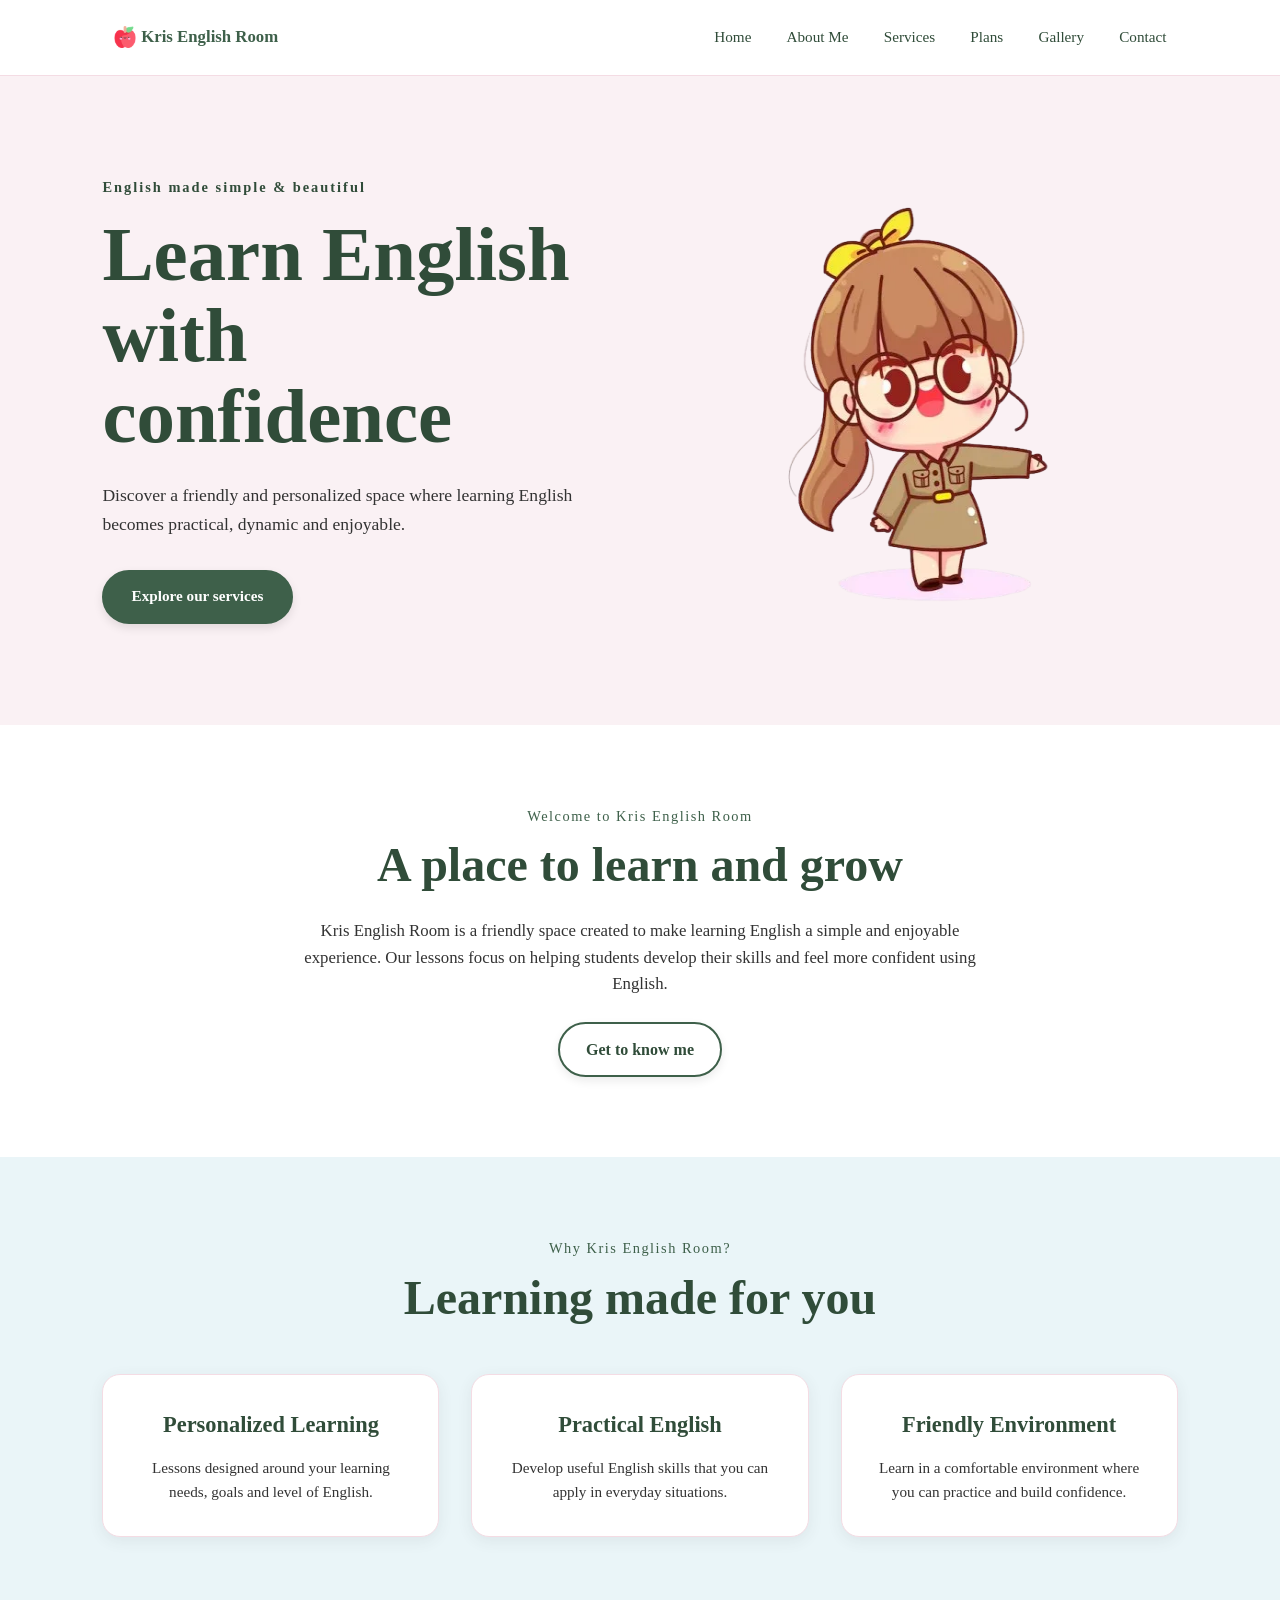
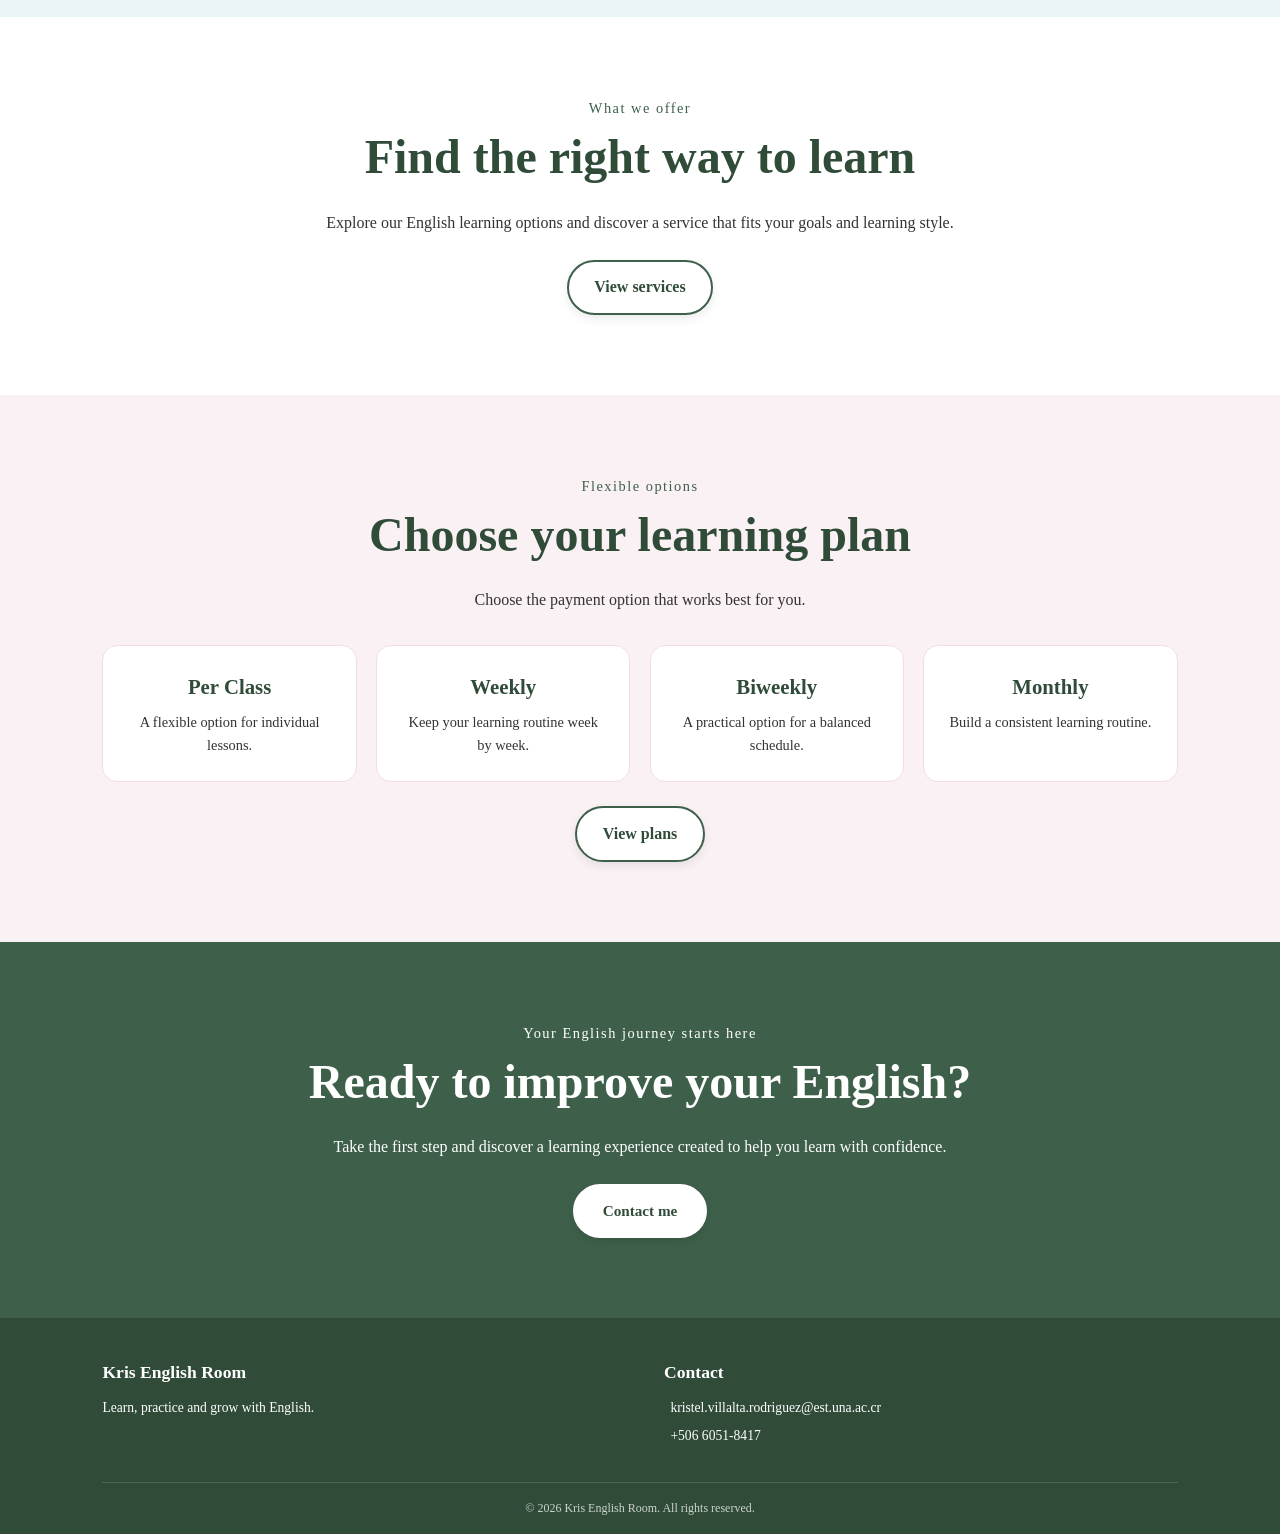
<file: index.html>
<!DOCTYPE html>
<html lang="en">
<head>
    <meta charset="UTF-8">
    <meta name="google-site-verification" content="SE60Tv9eKRcICRkYI-xaGxAc7VvsChae5m9JkYIbwv8" />
    <meta http-equiv="refresh" content="0; url=home.html">
    <title>Redirecting to Home</title>
</head>
<body>
    <p>
        Redirecting to
        <a href="home.html">Home</a>...
    </p>
</body>
</html>
</file>
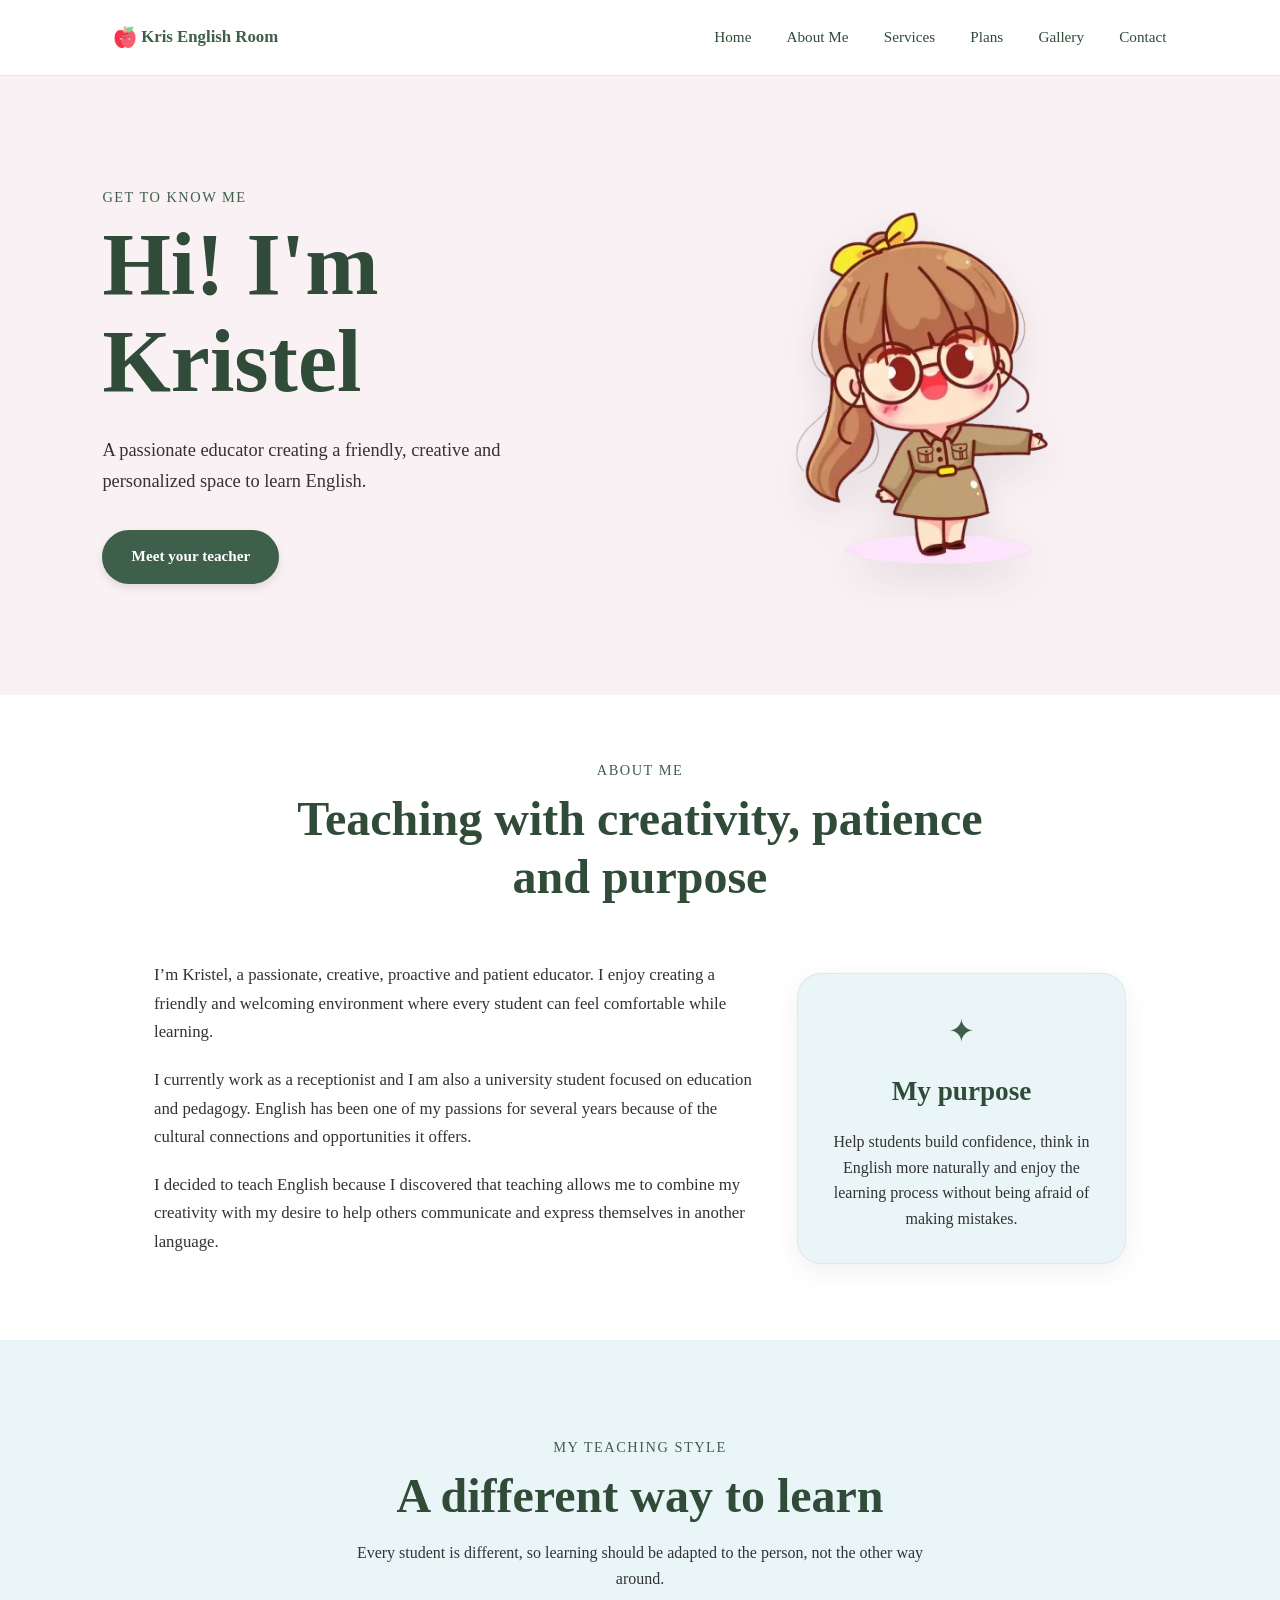
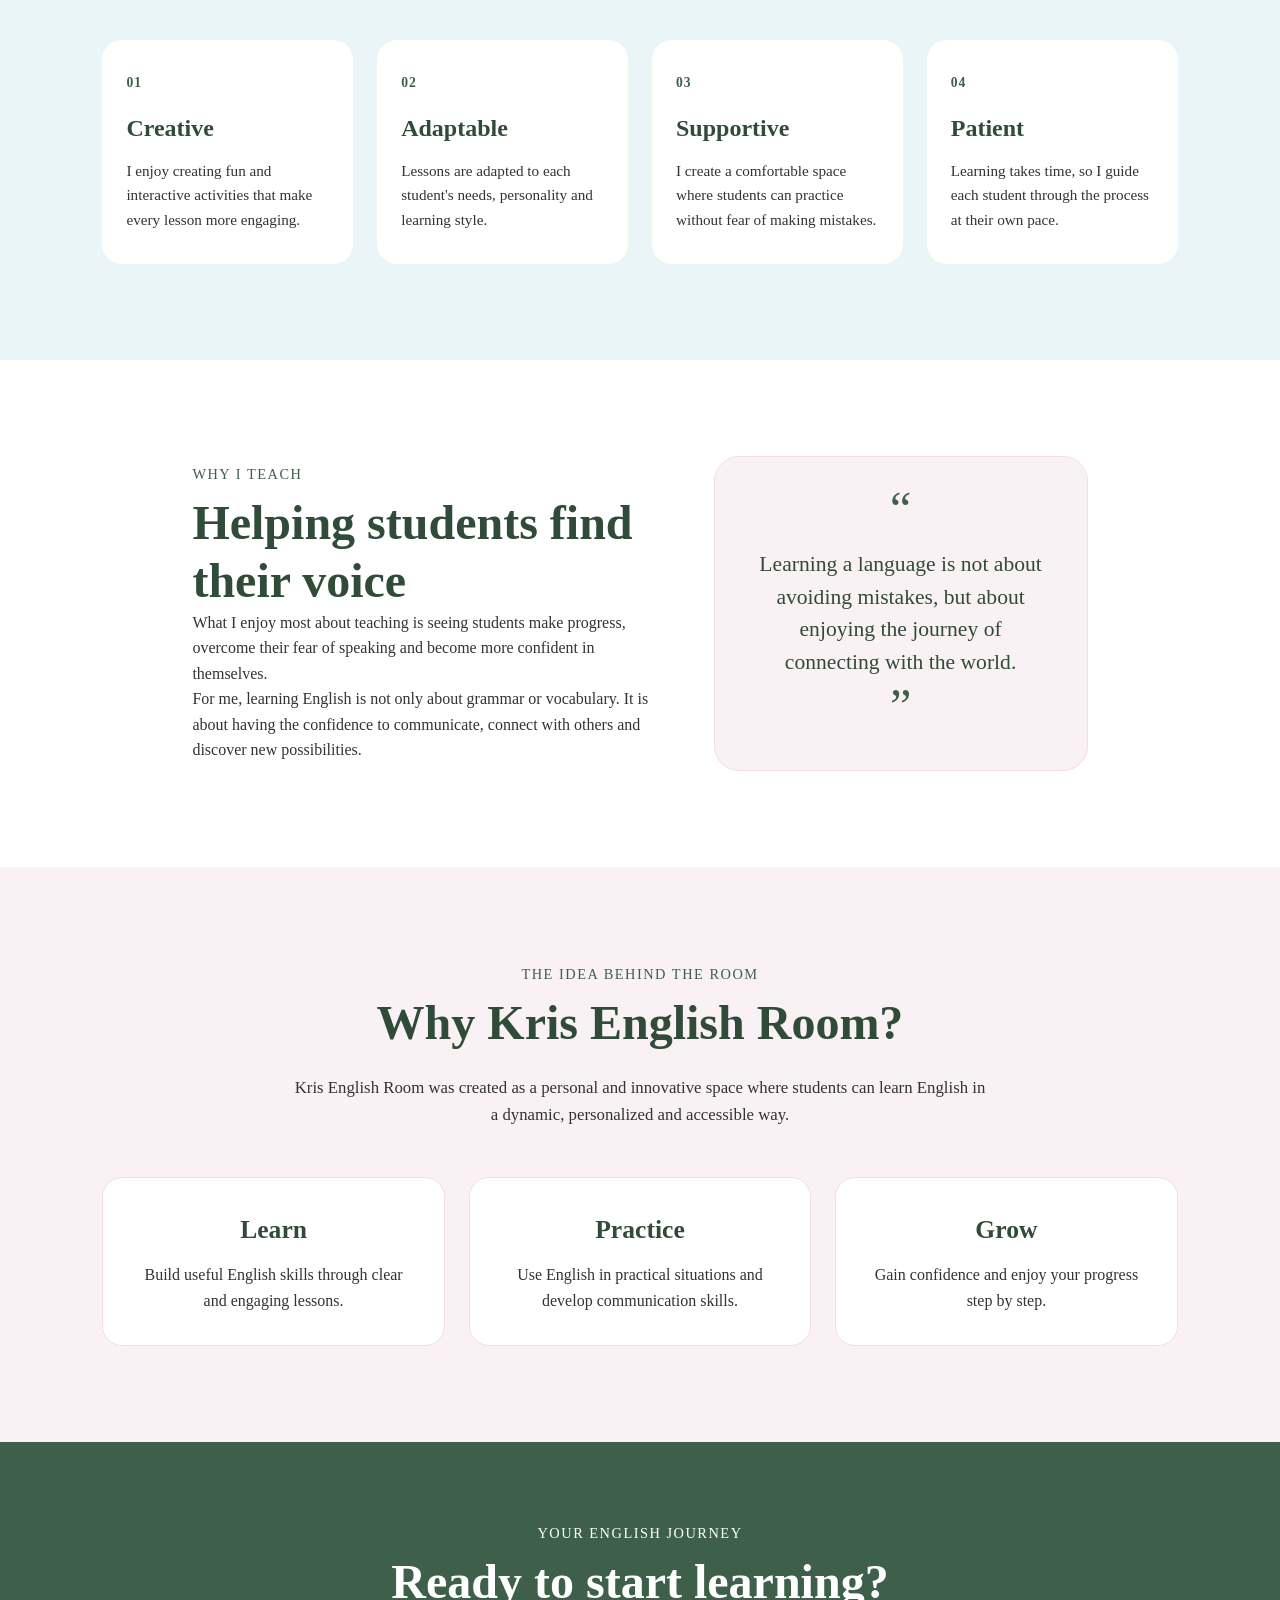
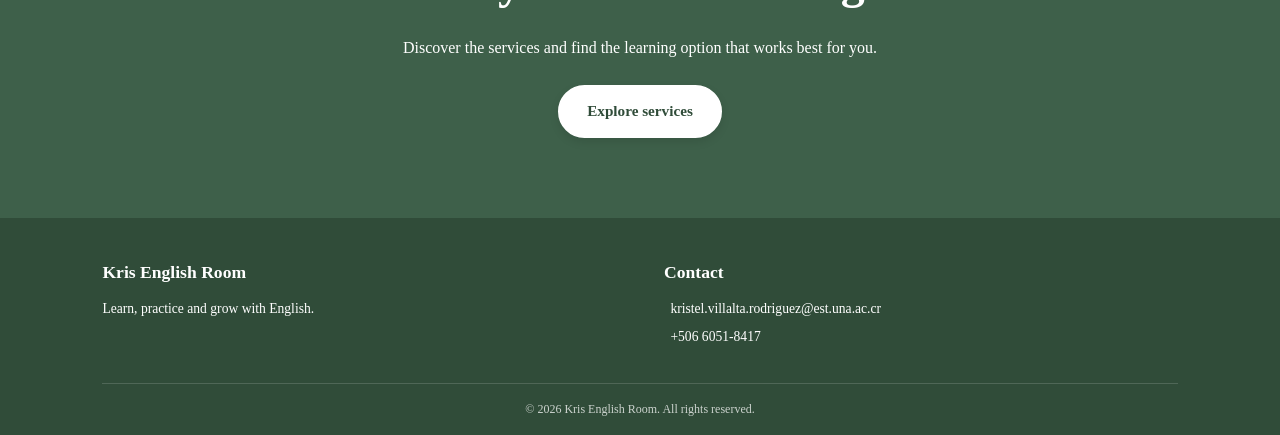
<file: about-me.html>
<!DOCTYPE html>
<html lang="en">

<head>

    <meta charset="UTF-8">
    <meta name="viewport" content="width=device-width, initial-scale=1.0">

    <meta name="description"
        content="Get to know the teacher behind Kris English Room. Discover the teaching approach, experience, and passion for helping students learn English.">

    <link rel="stylesheet" href="style.css">

    <link rel="apple-touch-icon" sizes="180x180" href="img/favicon_io/apple-touch-icon.png">
    <link rel="icon" type="image/png" sizes="32x32" href="img/favicon_io/favicon-32x32.png">
    <link rel="icon" type="image/png" sizes="16x16" href="img/favicon_io/favicon-16x16.png">
    <link rel="manifest" href="img/favicon_io/site.webmanifest">

    <title>About Me | Kris English Room</title>

</head>
<body>



<!-- HEADER -->
<header class="encabezado">
    <nav id="menu-principal" aria-label="Main navigation">

        <a class="logo" href="home.html">
            <img src="img/favicon_io/logo-kris-70.webp"
                 alt="Kris English Room logo"
                 width="70"
                 height="70">
            <span>Kris English Room</span>
        </a>

        <button class="menu-toggle" type="button"
            aria-label="Open navigation menu"
            aria-controls="menu-principal"
            aria-expanded="false">
            <span aria-hidden="true">☰</span>
        </button>

        <a href="home.html">Home</a>
        <a href="about-me.html" aria-current="page">About Me</a>
        <a href="services.html">Services</a>
        <a href="plans.html">Plans</a>
        <a href="gallery.html">Gallery</a>
        <a href="contact.html">Contact</a>

    </nav>
</header>


    <!-- MAIN -->
    <main>

        <!-- INTRO -->
       <section class="about-hero">
    <h2 class="visually-hidden">Introduction</h2>

  <header class="about-hero-contenido">
                <p class="seccion-subtitulo">
                    GET TO KNOW ME
                </p>

                <h1>
                    Hi! I'm Kristel
                </h1>

                <p>
                    A passionate educator creating a friendly,
                    creative and personalized space to learn English.
                </p>

                <a class="hero-boton" href="#sobre-mi">
                    Meet your teacher
                </a>

            </header>

            <figure class="about-hero-imagen">

                <img src="img/imghero.webp"
                     alt="Kristel holding her university diploma">

            </figure>

        </section>

        <!-- ABOUT KRISTEL -->
        <section class="sobre-mi" id="sobre-mi">

            <header class="sobre-mi-intro">

                <p class="seccion-subtitulo">
                    ABOUT ME
                </p>

                <h2>
                    Teaching with creativity, patience and purpose
                </h2>

            </header>

      <section class="sobre-mi-grid">
    <h3 class="visually-hidden">About Kristel</h3>

    <article class="sobre-mi-texto">
        <h3 class="visually-hidden">My background and teaching experience</h3>

                    <p>
                        I’m Kristel, a passionate, creative, proactive
                        and patient educator. I enjoy creating a friendly
                        and welcoming environment where every student
                        can feel comfortable while learning.
                    </p>

                    <p>
                        I currently work as a receptionist and I am also
                        a university student focused on education and
                        pedagogy. English has been one of my passions
                        for several years because of the cultural
                        connections and opportunities it offers.
                    </p>

                    <p>
                        I decided to teach English because I discovered
                        that teaching allows me to combine my creativity
                        with my desire to help others communicate and
                        express themselves in another language.
                    </p>

                </article>

                <aside class="sobre-mi-destacado">

                    <span class="destacado-icono">
                        ✦
                    </span>

                    <h3>
                        My purpose
                    </h3>

                    <p>
                        Help students build confidence, think in English
                        more naturally and enjoy the learning process
                        without being afraid of making mistakes.
                    </p>

                </aside>

            </section>

        </section>

        <!-- TEACHER QUALITIES -->
        <section class="cualidades">

            <header>

                <p class="seccion-subtitulo">
                    MY TEACHING STYLE
                </p>

                <h2>
                    A different way to learn
                </h2>

                <p>
                    Every student is different, so learning should be
                    adapted to the person, not the other way around.
                </p>

            </header>

      <section class="cualidades-grid">
    <h3 class="visually-hidden">My teaching qualities</h3>

                <article class="cualidad">

                    <span class="cualidad-numero">
                        01
                    </span>

                    <h3>
                        Creative
                    </h3>

                    <p>
                        I enjoy creating fun and interactive activities
                        that make every lesson more engaging.
                    </p>

                </article>

                <article class="cualidad">

                    <span class="cualidad-numero">
                        02
                    </span>

                    <h3>
                        Adaptable
                    </h3>

                    <p>
                        Lessons are adapted to each student's needs,
                        personality and learning style.
                    </p>

                </article>

                <article class="cualidad">

                    <span class="cualidad-numero">
                        03
                    </span>

                    <h3>
                        Supportive
                    </h3>

                    <p>
                        I create a comfortable space where students
                        can practice without fear of making mistakes.
                    </p>

                </article>

                <article class="cualidad">

                    <span class="cualidad-numero">
                        04
                    </span>

                    <h3>
                        Patient
                    </h3>

                    <p>
                        Learning takes time, so I guide each student
                        through the process at their own pace.
                    </p>

                </article>

            </section>

        </section>

        <!-- WHY TEACHING -->
       <section class="por-que-enseno">
    <h2 class="visually-hidden">Why I teach</h2>
            <article>

                <p class="seccion-subtitulo">
                    WHY I TEACH
                </p>

                <h2>
                    Helping students find their voice
                </h2>

                <p>
                    What I enjoy most about teaching is seeing students
                    make progress, overcome their fear of speaking and
                    become more confident in themselves.
                </p>

                <p>
                    For me, learning English is not only about grammar
                    or vocabulary. It is about having the confidence to
                    communicate, connect with others and discover new
                    possibilities.
                </p>

            </article>

            <aside class="por-que-frase">

                <span>
                    “
                </span>

                <p>
                    Learning a language is not about avoiding mistakes,
                    but about enjoying the journey of connecting with
                    the world.
                </p>

                <span>
                    ”
                </span>

            </aside>

        </section>

        <!-- KRIS ENGLISH ROOM -->
        <section class="kris-room">

            <header>

                <p class="seccion-subtitulo">
                    THE IDEA BEHIND THE ROOM
                </p>

                <h2>
                    Why Kris English Room?
                </h2>

            </header>

            <p>
                Kris English Room was created as a personal and
                innovative space where students can learn English
                in a dynamic, personalized and accessible way.
            </p>

      <section class="kris-room-puntos">
    <h3 class="visually-hidden">The values of Kris English Room</h3>

                <article>

                    <h3>
                        Learn
                    </h3>

                    <p>
                        Build useful English skills through clear
                        and engaging lessons.
                    </p>

                </article>

                <article>

                    <h3>
                        Practice
                    </h3>

                    <p>
                        Use English in practical situations and
                        develop communication skills.
                    </p>

                </article>

                <article>

                    <h3>
                        Grow
                    </h3>

                    <p>
                        Gain confidence and enjoy your progress
                        step by step.
                    </p>

                </article>

            </section>

        </section>

        <!-- CALL TO ACTION -->
        <section class="llamada-accion">

            <header>

                <p class="seccion-subtitulo">
                    YOUR ENGLISH JOURNEY
                </p>

                <h2>
                    Ready to start learning?
                </h2>

            </header>

            <p>
                Discover the services and find the learning option
                that works best for you.
            </p>

            <a class="hero-boton" href="services.html">
                Explore services
            </a>

        </section>

    </main>

    <!-- BACK TO TOP -->
    <button id="back-to-top" aria-label="Back to top">
        ↑
    </button>

    <!-- FOOTER -->
    <footer>

       <section class="footer-contenido">
    <h2 class="visually-hidden">Footer information</h2>

            <section class="footer-columna">
                <h3>Kris English Room</h3>
                <p>Learn, practice and grow with English.</p>
            </section>

            <section class="footer-columna">
                <h3>Contact</h3>

                <p>
                    <i class="fa-solid fa-envelope"></i>
                    <a href="mailto:kristel.villalta.rodriguez@est.una.ac.cr">
                        kristel.villalta.rodriguez@est.una.ac.cr
                    </a>
                </p>

                <p>
                    <i class="fa-solid fa-phone"></i>
                    <a href="tel:+50660518417">
                        +506 6051-8417
                    </a>
                </p>

            </section>

        </section>

        <p class="footer-derechos">
            &copy; <span id="footer-year"></span> Kris English Room.
            All rights reserved.
        </p>

    </footer>

    <!-- JAVASCRIPT -->
    <script src="script.js"></script>

</body>
</html>
</file>
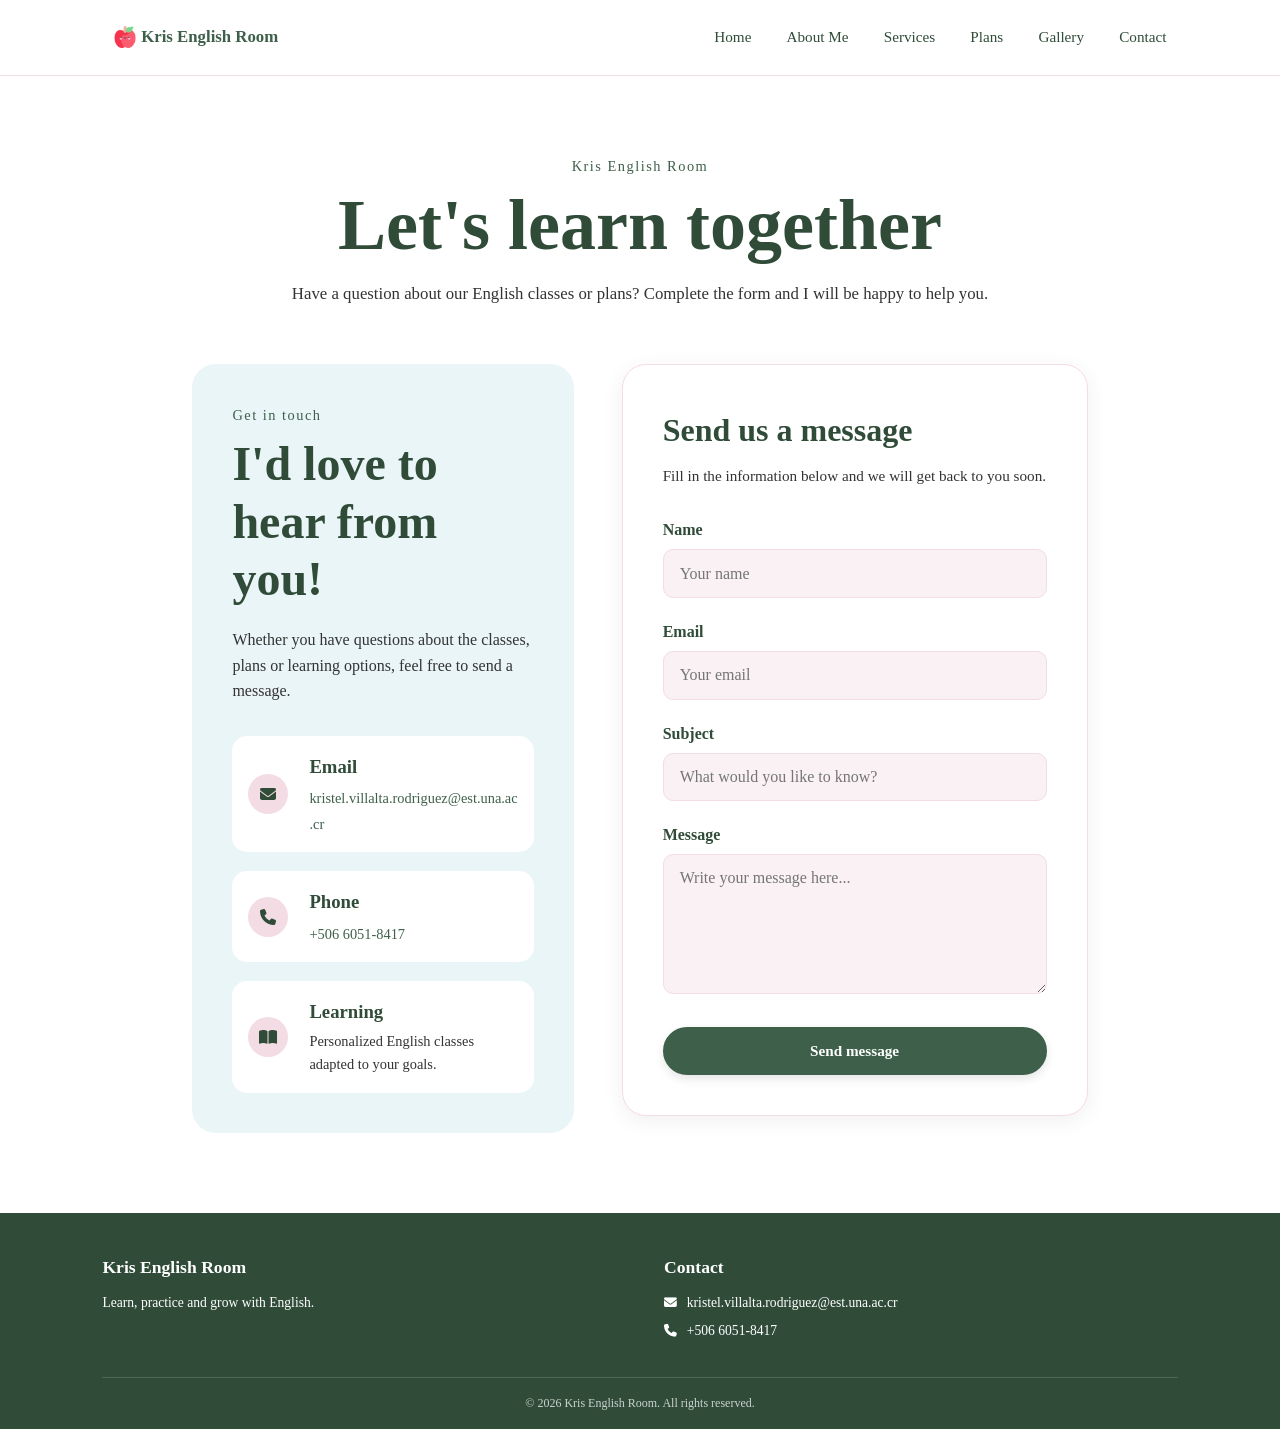
<file: contact.html>
<!DOCTYPE html>
<html lang="en">

<head>
    <meta charset="UTF-8">
    <meta name="viewport" content="width=device-width, initial-scale=1.0">

    <meta name="description"
        content="Contact Kris English Room to ask questions, request information, or learn more about English lessons and learning plans.">

    <title>Contact | Kris English Room</title>

    <link rel="stylesheet" href="style.css">
    <link rel="apple-touch-icon" sizes="180x180"
        href="img/favicon_io/apple-touch-icon.png">
    <link rel="icon" type="image/png" sizes="32x32"
        href="img/favicon_io/favicon-32x32.png">
    <link rel="stylesheet"
        href="https://cdnjs.cloudflare.com/ajax/libs/font-awesome/6.7.2/css/all.min.css">
</head>
<body>


<!-- HEADER -->
<header class="encabezado">
    <nav id="menu-principal" aria-label="Main navigation">

        <a class="logo" href="home.html">
            <img src="img/favicon_io/logo-kris-70.webp"
                 alt="Kris English Room logo"
                 width="70"
                 height="70">
            <span>Kris English Room</span>
        </a>

        <button class="menu-toggle" type="button"
            aria-label="Open navigation menu"
            aria-controls="menu-principal"
            aria-expanded="false">
            <span aria-hidden="true">☰</span>
        </button>

        <a href="home.html">Home</a>
        <a href="about-me.html">About Me</a>
        <a href="services.html">Services</a>
        <a href="plans.html">Plans</a>
        <a href="gallery.html">Gallery</a>
        <a href="contact.html" aria-current="page">Contact</a>

    </nav>
</header>

    <!-- MAIN -->
    <main>
        <section class="contacto">

            <!-- INTRODUCTION -->
            <header class="contacto-introduccion">
                <p class="seccion-subtitulo">Kris English Room</p>

                <h1>Let's learn together</h1>

                <p>
                    Have a question about our English classes or plans?
                    Complete the form and I will be happy to help you.
                </p>
            </header>

            <!-- CONTACT CONTENT -->
<section class="contacto-contenido">
    <h2 class="visually-hidden">Contact information and form</h2>
                <!-- CONTACT INFORMATION -->
                <section class="contacto-informacion">
                    <header>
                        <p class="seccion-subtitulo">Get in touch</p>
                        <h2>I'd love to hear from you!</h2>
                    </header>

                    <p class="contacto-texto">
                        Whether you have questions about the classes,
                        plans or learning options, feel free to send a message.
                    </p>

<section class="contacto-datos">
    <h3 class="visually-hidden">Contact details</h3>
                       <article class="contacto-dato">
    <h3 class="visually-hidden">Email contact information</h3>
                            <i class="fa-solid fa-envelope"
                                aria-hidden="true"></i>
                            <section>
                                <h3>Email</h3>
                                <a href="mailto:kristel.villalta.rodriguez@est.una.ac.cr">
                                    kristel.villalta.rodriguez@est.una.ac.cr
                                </a>
                            </section>
                        </article>

                      <article class="contacto-dato">
    <h3 class="visually-hidden">Phone contact information</h3>
                            <i class="fa-solid fa-phone"
                                aria-hidden="true"></i>
                            <section>
                                <h3>Phone</h3>
                                <a href="tel:+50660518417">
                                    +506 6051-8417
                                </a>
                            </section>
                        </article>

                      <article class="contacto-dato">
    <h3 class="visually-hidden">English learning information</h3>
                            <i class="fa-solid fa-book-open"
                                aria-hidden="true"></i>
                            <section>
                                <h3>Learning</h3>
                                <p>
                                    Personalized English classes
                                    adapted to your goals.
                                </p>
                            </section>
                        </article>

                    </section>
                </section>

                <!-- CONTACT FORM -->
                <section class="contacto-formulario-contenedor">
    <h2 class="visually-hidden">Contact form</h2>

                    <form class="contacto-formulario"
                        id="contact-form"
                        action="https://api.web3forms.com/submit"
                        method="POST">

                        <!-- WEB3FORMS CONFIGURATION -->
                        <input type="hidden" name="access_key"
                            value="2e0f47f8-9951-4c58-95c6-fbbbaabd0f06">

                        <input type="hidden" name="subject"
                            value="New message from Kris English Room">

                        <input type="hidden" name="redirect"
                            value="https://kvvillalta.github.io/Kris-English-Room/thank-you.html">

                        <input type="hidden" name="botcheck" value="">

                        <fieldset>
                            <legend>Send us a message</legend>

                            <p class="formulario-descripcion">
                                Fill in the information below and we will
                                get back to you soon.
                            </p>

                            <!-- NAME -->
                            <label for="name">Name</label>
                            <input type="text" id="name" name="name"
                                autocomplete="name"
                                placeholder="Your name"
                                minlength="2" maxlength="80" required
                                aria-describedby="error-name">

                            <p id="error-name" class="error-mensaje"></p>

                            <!-- EMAIL -->
                            <label for="email">Email</label>
                            <input type="email" id="email" name="email"
                                autocomplete="email"
                                placeholder="Your email"
                                maxlength="254" required
                                aria-describedby="error-email"
                                title="Enter a valid email address, for example name@example.com.">

                            <p id="error-email" class="error-mensaje"></p>

                            <!-- SUBJECT -->
                            <label for="subject-field">Subject</label>
                            <input type="text" id="subject-field"
                                name="inquiry_subject"
                                placeholder="What would you like to know?"
                                minlength="3" maxlength="100" required
                                aria-describedby="error-subject">

                            <p id="error-subject" class="error-mensaje"></p>

                            <!-- MESSAGE -->
                            <label for="message">Message</label>
                            <textarea id="message" name="message"
                                rows="6"
                                placeholder="Write your message here..."
                                minlength="10" maxlength="1000" required
                                aria-describedby="error-message"></textarea>

                            <p id="error-message" class="error-mensaje"></p>

                            <!-- SUBMIT -->
                            <button type="submit" class="hero-boton"
                                id="submit-button">
                                Send message
                            </button>
                        </fieldset>

                        <p id="form-status" role="status"
                            aria-live="polite" tabindex="-1"></p>
                    </form>

                </section>
            </section>
        </section>
    </main>

    <!-- FOOTER -->
    <footer>
     <section class="footer-contenido">
    <h2 class="visually-hidden">Footer information</h2>

            <section class="footer-columna">
                <h3>Kris English Room</h3>
                <p>Learn, practice and grow with English.</p>
            </section>

            <section class="footer-columna">
                <h3>Contact</h3>

                <p>
                    <i class="fa-solid fa-envelope" aria-hidden="true"></i>
                    <a href="mailto:kristel.villalta.rodriguez@est.una.ac.cr">
                        kristel.villalta.rodriguez@est.una.ac.cr
                    </a>
                </p>

                <p>
                    <i class="fa-solid fa-phone" aria-hidden="true"></i>
                    <a href="tel:+50660518417">+506 6051-8417</a>
                </p>
            </section>

        </section>

        <p class="footer-derechos">
            &copy; <span id="footer-year"></span>
            Kris English Room. All rights reserved.
        </p>
    </footer>

    <script src="script.js"></script>
</body>

</html>
</file>
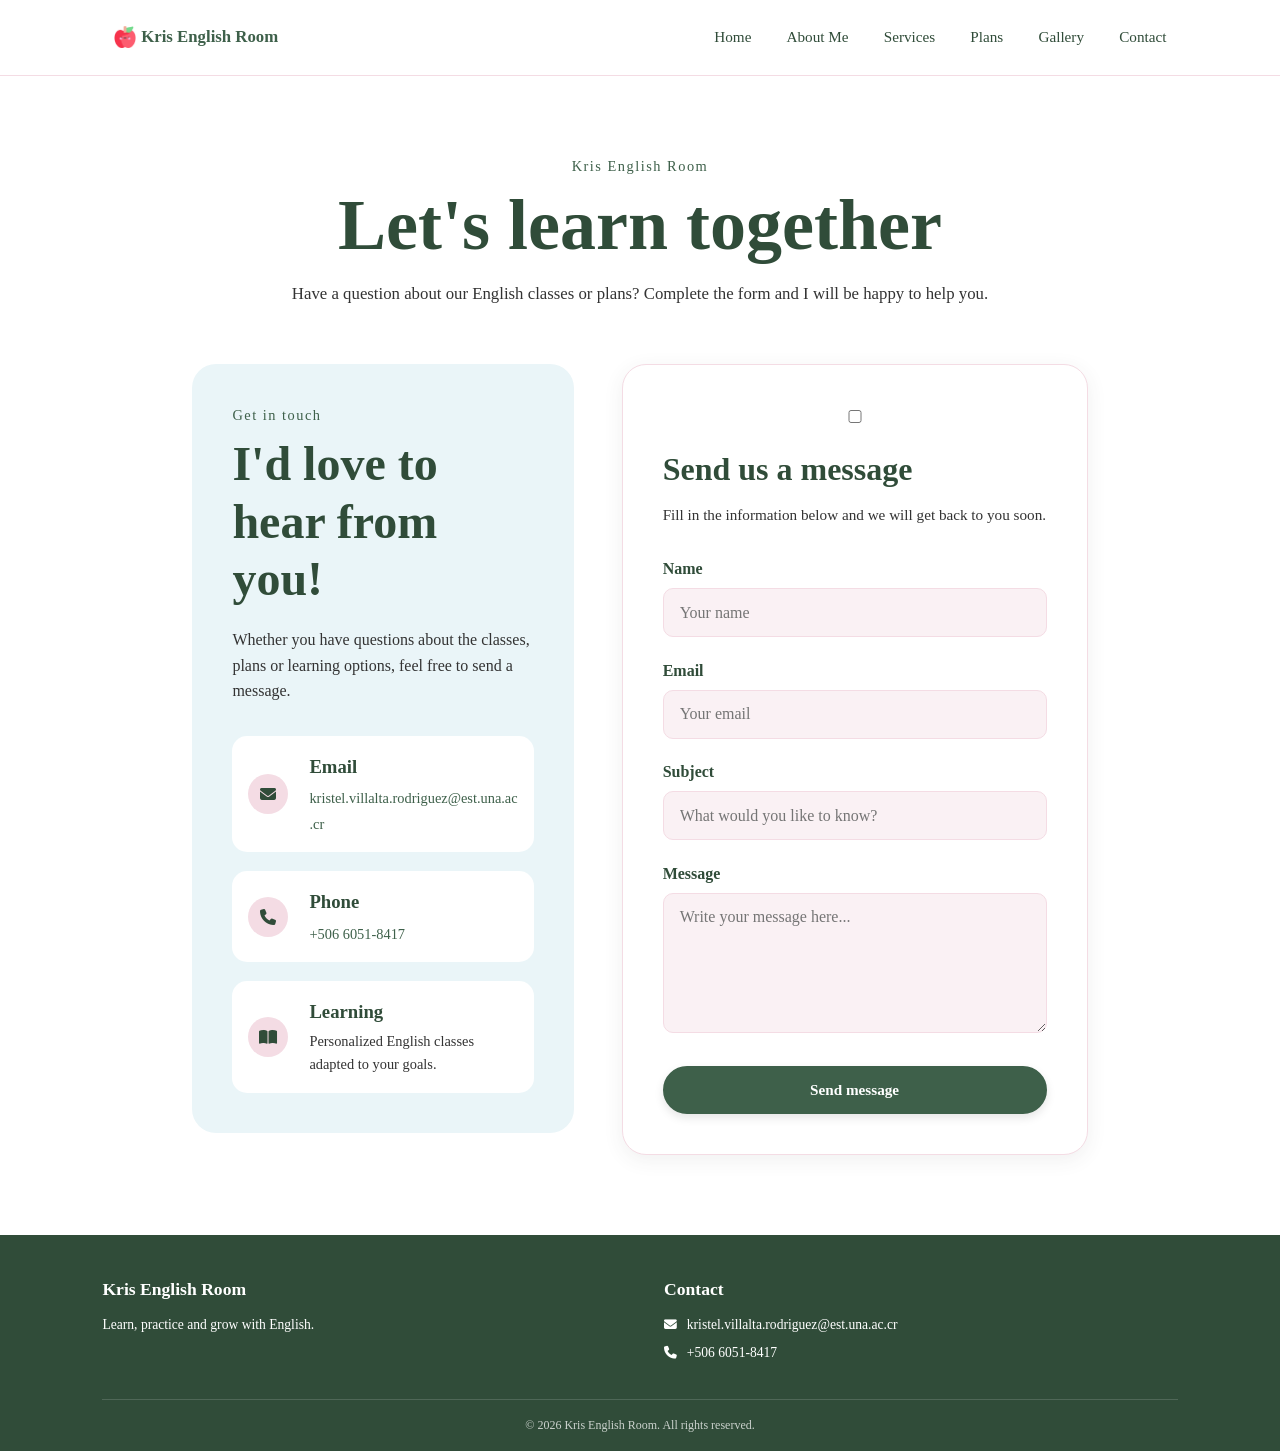
<file: contacto.html>
<!DOCTYPE html>
<html lang="en">

<head>
    <meta charset="UTF-8">
    <meta name="viewport" content="width=device-width, initial-scale=1.0">

    <title>Contact | Kris English Room</title>

    <link rel="stylesheet" href="style.css">
    <link rel="apple-touch-icon" sizes="180x180"
        href="img/favicon_io/apple-touch-icon.png">
    <link rel="icon" type="image/png"
        href="img/favicon_io/favicon-32x32.png">
    <link rel="stylesheet"
        href="https://cdnjs.cloudflare.com/ajax/libs/font-awesome/6.7.2/css/all.min.css">
</head>

<body>

    <!-- HEADER -->
    <header class="encabezado">
        <nav id="menu-principal" aria-label="Main navigation">

            <a class="logo" href="index.html">
                <img src="img/favicon_io/apple-touch-icon.png"
                    alt="Kris English Room logo">
                <span>Kris English Room</span>
            </a>

            <button class="menu-toggle" type="button"
                aria-label="Open navigation menu"
                aria-controls="menu-principal"
                aria-expanded="false">
                <span aria-hidden="true">☰</span>
            </button>

            <a href="index.html">Home</a>
            <a href="nosotros.html">About Me</a>
            <a href="servicios.html">Services</a>
            <a href="planes.html">Plans</a>
            <a href="galeria.html">Gallery</a>
            <a href="contacto.html" aria-current="page">Contact</a>

        </nav>
    </header>

    <!-- MAIN -->
    <main>
        <section class="contacto">

            <!-- INTRODUCTION -->
            <header class="contacto-introduccion">
                <p class="seccion-subtitulo">Kris English Room</p>

                <h1>Let's learn together</h1>

                <p>
                    Have a question about our English classes or plans?
                    Complete the form and I will be happy to help you.
                </p>
            </header>

            <!-- CONTACT CONTENT -->
            <section class="contacto-contenido">

                <!-- CONTACT INFORMATION -->
                <section class="contacto-informacion">
                    <header>
                        <p class="seccion-subtitulo">Get in touch</p>
                        <h2>I'd love to hear from you!</h2>
                    </header>

                    <p class="contacto-texto">
                        Whether you have questions about the classes,
                        plans or learning options, feel free to send a message.
                    </p>

                    <section class="contacto-datos">

                        <article class="contacto-dato">
                            <i class="fa-solid fa-envelope"
                                aria-hidden="true"></i>
                            <section>
                                <h3>Email</h3>
                                <a href="mailto:kristel.villalta.rodriguez@est.una.ac.cr">
                                    kristel.villalta.rodriguez@est.una.ac.cr
                                </a>
                            </section>
                        </article>

                        <article class="contacto-dato">
                            <i class="fa-solid fa-phone"
                                aria-hidden="true"></i>
                            <section>
                                <h3>Phone</h3>
                                <a href="tel:+50660518417">
                                    +506 6051-8417
                                </a>
                            </section>
                        </article>

                        <article class="contacto-dato">
                            <i class="fa-solid fa-book-open"
                                aria-hidden="true"></i>
                            <section>
                                <h3>Learning</h3>
                                <p>
                                    Personalized English classes
                                    adapted to your goals.
                                </p>
                            </section>
                        </article>

                    </section>
                </section>

                <!-- CONTACT FORM -->
                <section class="contacto-formulario-contenedor">

                    <form class="contacto-formulario"
                        id="contact-form"
                        action="https://api.web3forms.com/submit"
                        method="POST">

                        <!-- WEB3FORMS CONFIGURATION -->
                        <input type="hidden" name="access_key"
                            value="2e0f47f8-9951-4c58-95c6-fbbbaabd0f06">

                        <input type="hidden" name="subject"
                            value="New message from Kris English Room">

                        <input type="hidden" name="redirect"
                            value="https://kvvillalta.github.io/Kris-English-Room/gracias.html">

                        <input type="checkbox" name="botcheck"
                            tabindex="-1" autocomplete="off"
                            class="campo-oculto" aria-hidden="true">

                        <fieldset>
                            <legend>Send us a message</legend>

                            <p class="formulario-descripcion">
                                Fill in the information below and we will
                                get back to you soon.
                            </p>

                            <!-- NAME -->
                            <label for="name">Name</label>
                            <input type="text" id="name" name="name"
                                autocomplete="name"
                                placeholder="Your name"
                                minlength="2" maxlength="80" required
                                aria-describedby="error-name">

                            <p id="error-name" class="error-mensaje"></p>

                            <!-- EMAIL -->
                            <label for="email">Email</label>
                            <input type="email" id="email" name="email"
                                autocomplete="email"
                                placeholder="Your email"
                                maxlength="254" required
                                aria-describedby="error-email"
                                title="Enter a valid email address, for example name@example.com.">

                            <p id="error-email" class="error-mensaje"></p>

                            <!-- SUBJECT -->
                            <label for="subject-field">Subject</label>
                            <input type="text" id="subject-field"
                                name="inquiry_subject"
                                placeholder="What would you like to know?"
                                minlength="3" maxlength="100" required
                                aria-describedby="error-subject">

                            <p id="error-subject" class="error-mensaje"></p>

                            <!-- MESSAGE -->
                            <label for="message">Message</label>
                            <textarea id="message" name="message"
                                rows="6"
                                placeholder="Write your message here..."
                                minlength="10" maxlength="1000" required
                                aria-describedby="error-message"></textarea>

                            <p id="error-message" class="error-mensaje"></p>

                            <!-- SUBMIT -->
                            <button type="submit" class="hero-boton"
                                id="submit-button">
                                Send message
                            </button>
                        </fieldset>

                        <p id="form-status" role="status"
                            aria-live="polite" tabindex="-1"></p>
                    </form>

                </section>
            </section>
        </section>
    </main>

    <!-- FOOTER -->
    <footer>
        <section class="footer-contenido">

            <section class="footer-columna">
                <h3>Kris English Room</h3>
                <p>Learn, practice and grow with English.</p>
            </section>

            <section class="footer-columna">
                <h3>Contact</h3>

                <p>
                    <i class="fa-solid fa-envelope" aria-hidden="true"></i>
                    <a href="mailto:kristel.villalta.rodriguez@est.una.ac.cr">
                        kristel.villalta.rodriguez@est.una.ac.cr
                    </a>
                </p>

                <p>
                    <i class="fa-solid fa-phone" aria-hidden="true"></i>
                    <a href="tel:+50660518417">+506 6051-8417</a>
                </p>
            </section>

        </section>

        <p class="footer-derechos">
            &copy; <span id="footer-year"></span>
            Kris English Room. All rights reserved.
        </p>
    </footer>

    <script src="script.js"></script>
</body>

</html>
</file>
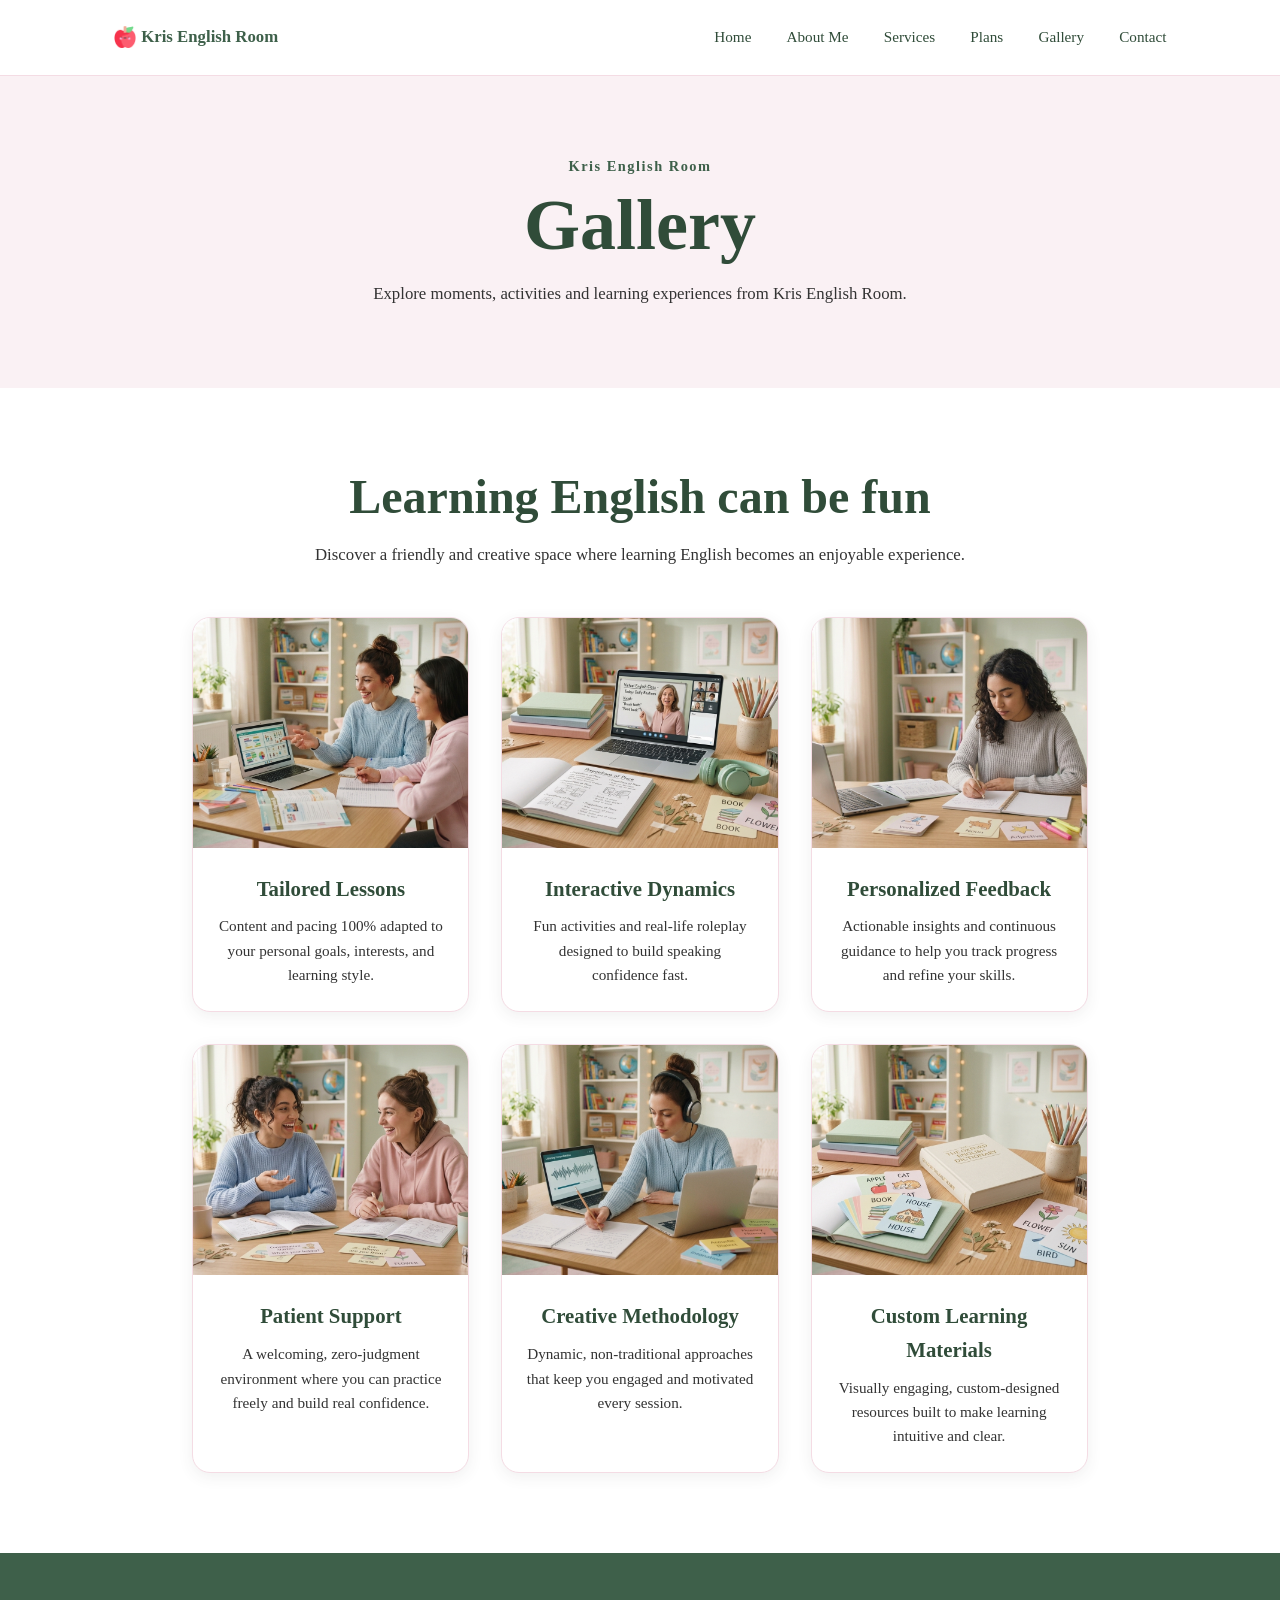
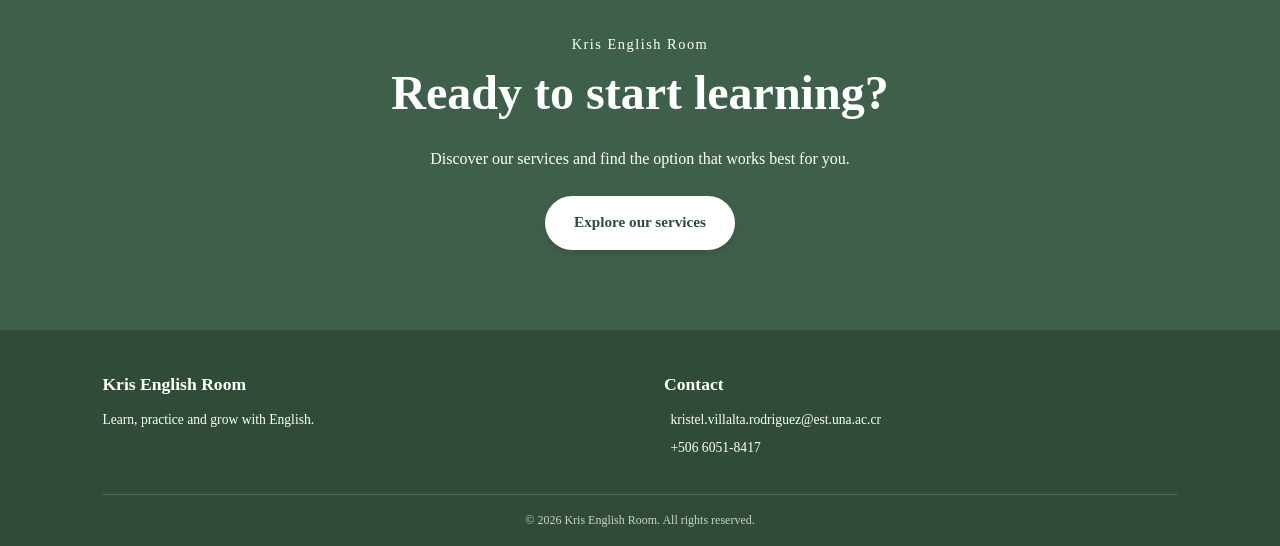
<file: galeria.html>
<!DOCTYPE html>
<html lang="en">

<head>

    <meta charset="UTF-8">
    <meta name="viewport" content="width=device-width, initial-scale=1.0">

    <title>Gallery | Kris English Room</title>

    <link rel="stylesheet" href="style.css">
  

    <link rel="apple-touch-icon" sizes="180x180" href="img/favicon_io/apple-touch-icon.png">
    <link rel="icon" type="image/png" href="img/favicon_io/favicon-32x32.png">

</head>

<body>

    <!-- HEADER -->
<header class="encabezado">
    <nav aria-label="Main navigation">

        <a class="logo" href="index.html">
            <img src="img/favicon_io/apple-touch-icon.png"
                 alt="Kris English Room logo">
            <span>Kris English Room</span>
        </a>

        <button
            class="menu-toggle"
            type="button"
            aria-label="Open navigation menu"
            aria-controls="menu-principal"
            aria-expanded="false">
            <span aria-hidden="true">☰</span>
        </button>

        <a href="index.html">Home</a>
        <a href="nosotros.html">About Me</a>
        <a href="servicios.html">Services</a>
        <a href="planes.html">Plans</a>
        <a href="galeria.html">Gallery</a>
        <a href="contacto.html">Contact</a>

    </nav>
</header>

    <main>

        <section class="galeria-hero">

            <article>

                <p class="galeria-etiqueta">Kris English Room</p>

                <h1>Gallery</h1>

                <p>
                    Explore moments, activities and learning experiences
                    from Kris English Room.
                </p>

            </article>

        </section>


        <section class="galeria">

            <article class="galeria-introduccion">

                <h2>Learning English can be fun</h2>

                <p>
                    Discover a friendly and creative space where learning
                    English becomes an enjoyable experience.
                </p>

            </article>


            <section class="galeria-grid" aria-label="Kris English Room gallery">

                <figure class="galeria-card">

                    <img src="img/galeria/englis-class.webp"
                        alt="English class at Kris English Room">

                    <figcaption>
                        <h3>Tailored Lessons</h3>

                        <p>
                            Content and pacing 100% adapted to your personal goals, interests, and learning style.
                        </p>
                    </figcaption>

                </figure>


                <figure class="galeria-card">

                    <img src="img/galeria/clase-virtual.webp"
                        alt="English learning materials">

                    <figcaption>
                        <h3>Interactive Dynamics</h3>

                        <p>
                           Fun activities and real-life roleplay designed to build speaking confidence fast.
                        </p>
                    </figcaption>

                </figure>


                <figure class="galeria-card">

                    <img src="img/galeria/study-practice.webp"
                        alt="Student learning English">

                    <figcaption>
                        <h3>Personalized Feedback</h3>

                        <p>
                            Actionable insights and continuous guidance to help you track progress and refine your skills.
                        </p>
                    </figcaption>

                </figure>


                <figure class="galeria-card">

                    <img src="img/galeria/speaking.webp"
                        alt="English learning activity">

                    <figcaption>
                        <h3>Patient Support</h3>

                        <p>
                            A welcoming, zero-judgment environment where you can practice freely and build real confidence.
                        </p>
                    </figcaption>

                </figure>


                <figure class="galeria-card">

                    <img src="img/galeria/listening.webp"
                        alt="Student practicing English">

                    <figcaption>
                        <h3>Creative Methodology</h3>

                        <p>
                            Dynamic, non-traditional approaches that keep you engaged and motivated every session.
                        </p>
                    </figcaption>

                </figure>


                <figure class="galeria-card">

                    <img src="img/galeria/vocabulary.webp"
                        alt="English learning experience">

                    <figcaption>
                        <h3>Custom Learning Materials</h3>

                        <p>
                            Visually engaging, custom-designed resources built to make learning intuitive and clear.
                        </p>
                    </figcaption>

                </figure>

            </section>

        </section>


        <section class="llamada-accion">

            <header>

                <p class="seccion-subtitulo">Kris English Room</p>

                <h2>Ready to start learning?</h2>

            </header>

            <p>
                Discover our services and find the option that works best for you.
            </p>

            <a class="hero-boton" href="servicios.html">
                Explore our services
            </a>

        </section>

    </main>


 <!-- FOOTER -->

 <footer>
    <section class="footer-contenido">

        <section class="footer-columna">
            <h3>Kris English Room</h3>
            <p>Learn, practice and grow with English.</p>
        </section>

        <section class="footer-columna">
            <h3>Contact</h3>

            <p>
                <i class="fa-solid fa-envelope"></i>
                <a href="mailto:kristel.villalta.rodriguez@est.una.ac.cr">
                    kristel.villalta.rodriguez@est.una.ac.cr
                </a>
            </p>

            <p>
                <i class="fa-solid fa-phone"></i>
                <a href="tel:+50660518417">
                    +506 6051-8417
                </a>
            </p>
        </section>

    </section>

    <p class="footer-derechos">
        &copy; <span id="footer-year"></span> Kris English Room.
        All rights reserved.
    </p>
</footer>


    <script src="script.js"></script>

</body>

</html>
</file>
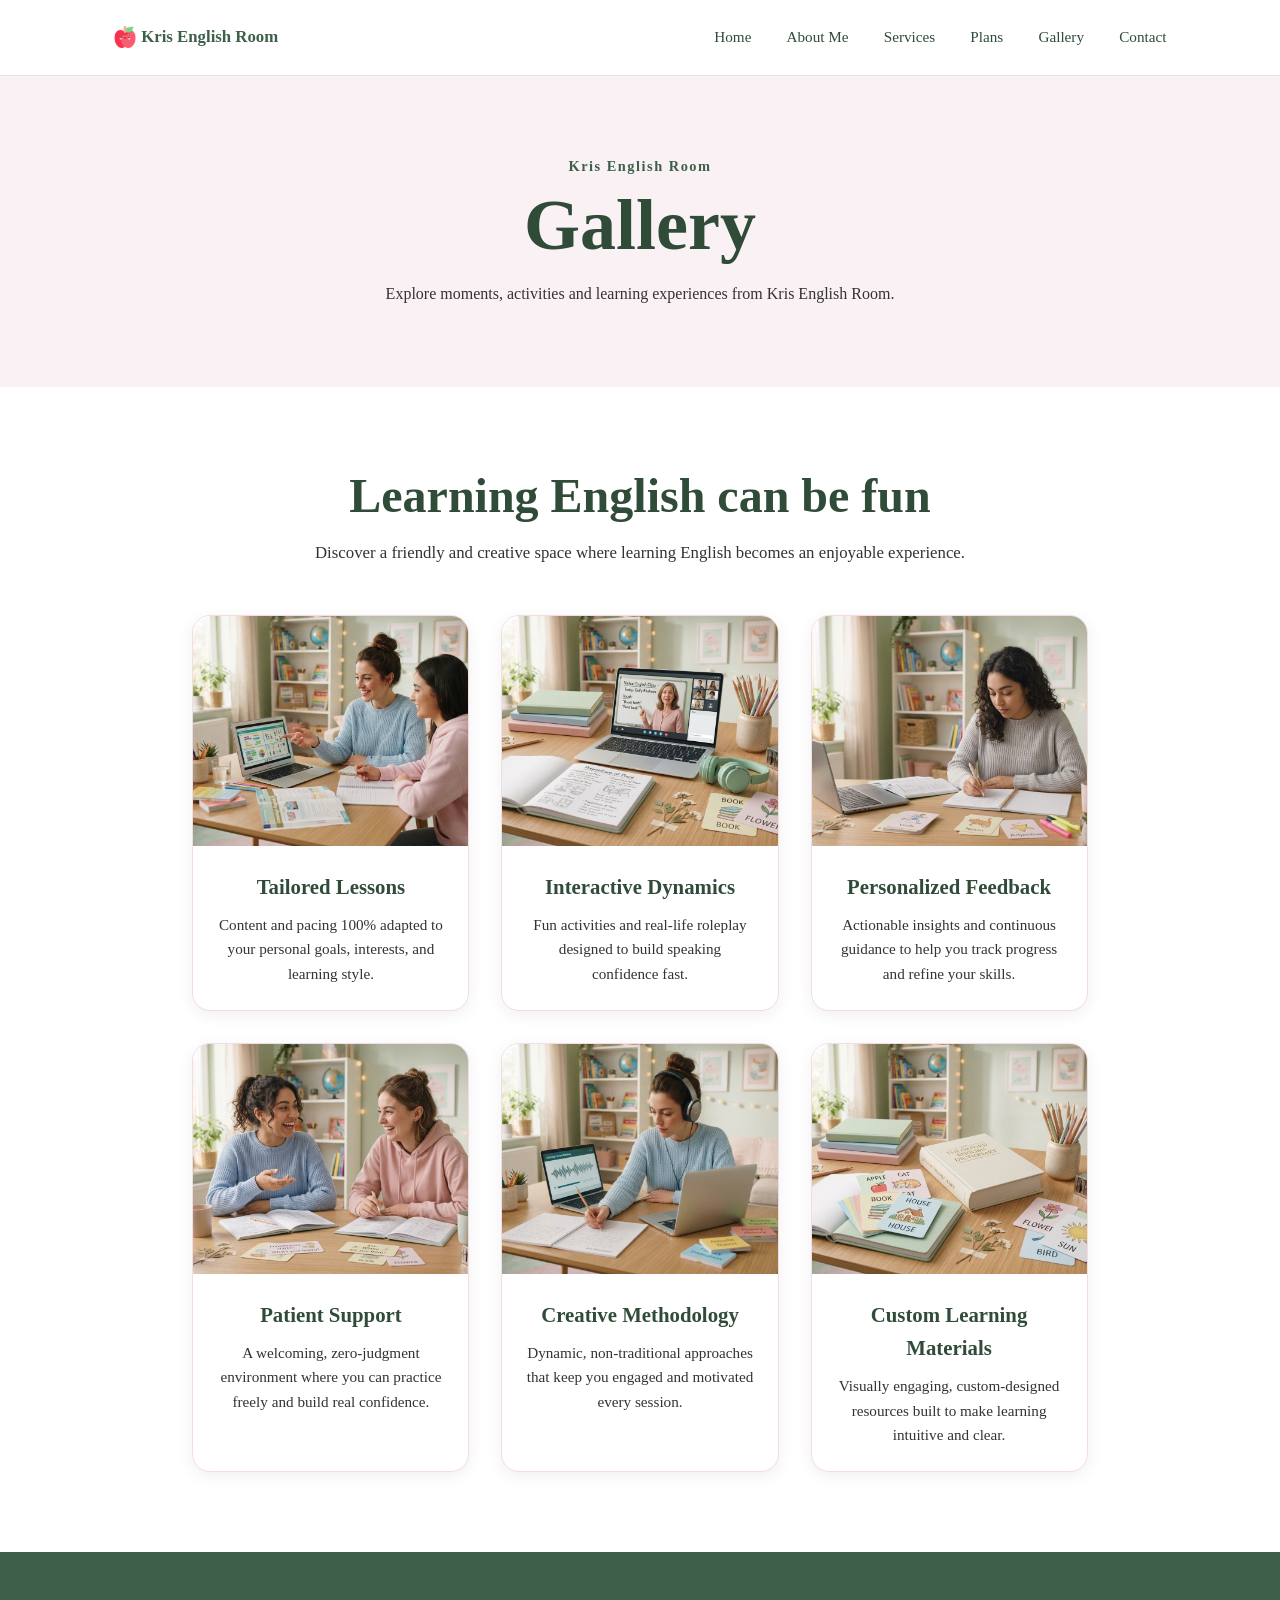
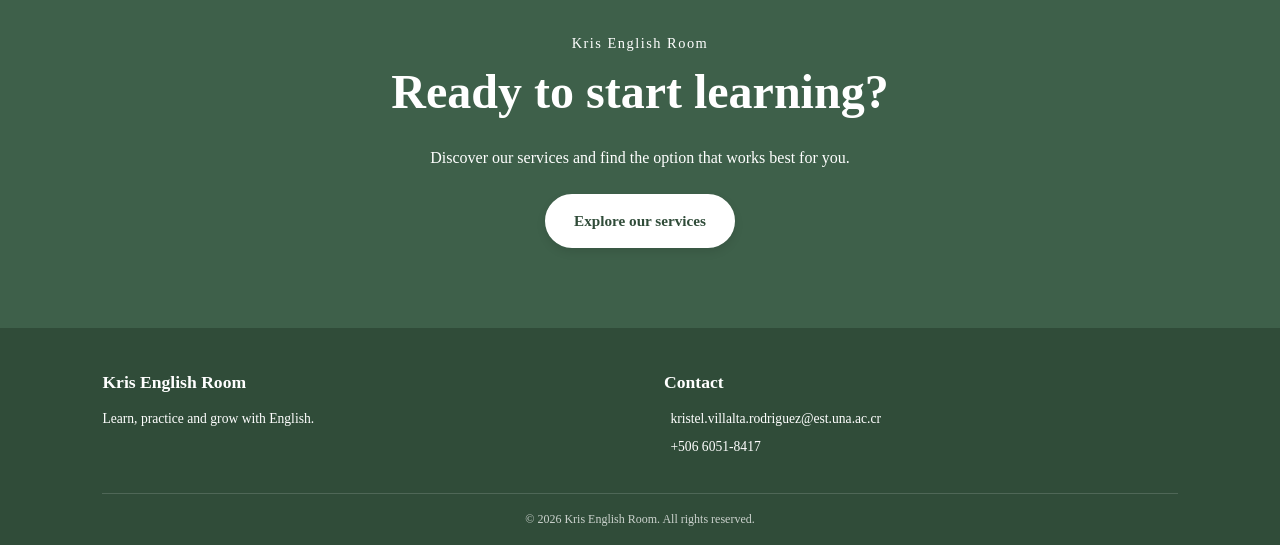
<file: gallery.html>
<!DOCTYPE html>
<html lang="en">

<head>

    <meta charset="UTF-8">
    <meta name="viewport" content="width=device-width, initial-scale=1.0">

    <meta name="description"
        content="Explore the Kris English Room gallery and discover photos and activities related to the English learning experience.">

    <title>Gallery | Kris English Room</title>

    <link rel="stylesheet" href="style.css">

    <link rel="apple-touch-icon" sizes="180x180" href="img/favicon_io/apple-touch-icon.png">
    <link rel="icon" type="image/png" sizes="32x32" href="img/favicon_io/favicon-32x32.png">
    <link rel="icon" type="image/png" sizes="16x16" href="img/favicon_io/favicon-16x16.png">
    <link rel="manifest" href="img/favicon_io/site.webmanifest">

</head>

<body>


<!-- HEADER -->
<header class="encabezado">
    <nav id="menu-principal" aria-label="Main navigation">

        <a class="logo" href="home.html">
            <img src="img/favicon_io/logo-kris-70.webp"
                 alt="Kris English Room logo"
                 width="70"
                 height="70">
            <span>Kris English Room</span>
        </a>

        <button class="menu-toggle"
                type="button"
                aria-label="Open navigation menu"
                aria-controls="menu-principal"
                aria-expanded="false">
            <span aria-hidden="true">☰</span>
        </button>

        <a href="home.html">Home</a>
        <a href="about-me.html">About Me</a>
        <a href="services.html">Services</a>
        <a href="plans.html">Plans</a>
        <a href="gallery.html" aria-current="page">Gallery</a>
        <a href="contact.html">Contact</a>

    </nav>
</header>

    <!-- MAIN -->
    <main>

        <!-- GALLERY HERO -->
        <section class="galeria-hero">

            <header>

                <p class="galeria-etiqueta">Kris English Room</p>

                <h1>Gallery</h1>

                <p>
                    Explore moments, activities and learning experiences
                    from Kris English Room.
                </p>

            </header>

        </section>

        <!-- GALLERY CONTENT -->
        <section class="galeria">

            <header class="galeria-introduccion">

                <h2>Learning English can be fun</h2>

                <p>
                    Discover a friendly and creative space where learning
                    English becomes an enjoyable experience.
                </p>

            </header>

            <section class="galeria-grid" aria-label="Kris English Room gallery">

                <figure class="galeria-card">

                    <img src="img/galeria/englis-class.webp"
                        alt="English class at Kris English Room">

                    <figcaption>
                        <h3>Tailored Lessons</h3>

                        <p>
                            Content and pacing 100% adapted to your personal goals, interests, and learning style.
                        </p>
                    </figcaption>

                </figure>

                <figure class="galeria-card">

                    <img src="img/galeria/clase-virtual.webp"
                        alt="English learning materials">

                    <figcaption>
                        <h3>Interactive Dynamics</h3>

                        <p>
                            Fun activities and real-life roleplay designed to build speaking confidence fast.
                        </p>
                    </figcaption>

                </figure>

                <figure class="galeria-card">

                    <img src="img/galeria/study-practice.webp"
                        alt="Student learning English">

                    <figcaption>
                        <h3>Personalized Feedback</h3>

                        <p>
                            Actionable insights and continuous guidance to help you track progress and refine your skills.
                        </p>
                    </figcaption>

                </figure>

                <figure class="galeria-card">

                    <img src="img/galeria/speaking.webp"
                        alt="English learning activity">

                    <figcaption>
                        <h3>Patient Support</h3>

                        <p>
                            A welcoming, zero-judgment environment where you can practice freely and build real confidence.
                        </p>
                    </figcaption>

                </figure>

                <figure class="galeria-card">

                    <img src="img/galeria/listening.webp"
                        alt="Student practicing English">

                    <figcaption>
                        <h3>Creative Methodology</h3>

                        <p>
                            Dynamic, non-traditional approaches that keep you engaged and motivated every session.
                        </p>
                    </figcaption>

                </figure>

                <figure class="galeria-card">

                    <img src="img/galeria/vocabulary.webp"
                        alt="English learning experience">

                    <figcaption>
                        <h3>Custom Learning Materials</h3>

                        <p>
                            Visually engaging, custom-designed resources built to make learning intuitive and clear.
                        </p>
                    </figcaption>

                </figure>

            </section>

        </section>

        <!-- CALL TO ACTION -->
        <section class="llamada-accion">

            <header>

                <p class="seccion-subtitulo">Kris English Room</p>

                <h2>Ready to start learning?</h2>

            </header>

            <p>
                Discover our services and find the option that works best for you.
            </p>

            <a class="hero-boton" href="services.html">
                Explore our services
            </a>

        </section>

    </main>

    <!-- FOOTER -->
    <footer>

      <section class="footer-contenido">
    <h2 class="visually-hidden">Footer information</h2>

            <section class="footer-columna">
                <h3>Kris English Room</h3>
                <p>Learn, practice and grow with English.</p>
            </section>

            <section class="footer-columna">
                <h3>Contact</h3>

                <p>
                    <i class="fa-solid fa-envelope" aria-hidden="true"></i>
                    <a href="mailto:kristel.villalta.rodriguez@est.una.ac.cr">
                        kristel.villalta.rodriguez@est.una.ac.cr
                    </a>
                </p>

                <p>
                    <i class="fa-solid fa-phone" aria-hidden="true"></i>
                    <a href="tel:+50660518417">
                        +506 6051-8417
                    </a>
                </p>
            </section>

        </section>

        <p class="footer-derechos">
            &copy; <span id="footer-year"></span> Kris English Room.
            All rights reserved.
        </p>

    </footer>

    <script src="script.js"></script>

</body>

</html>
</file>
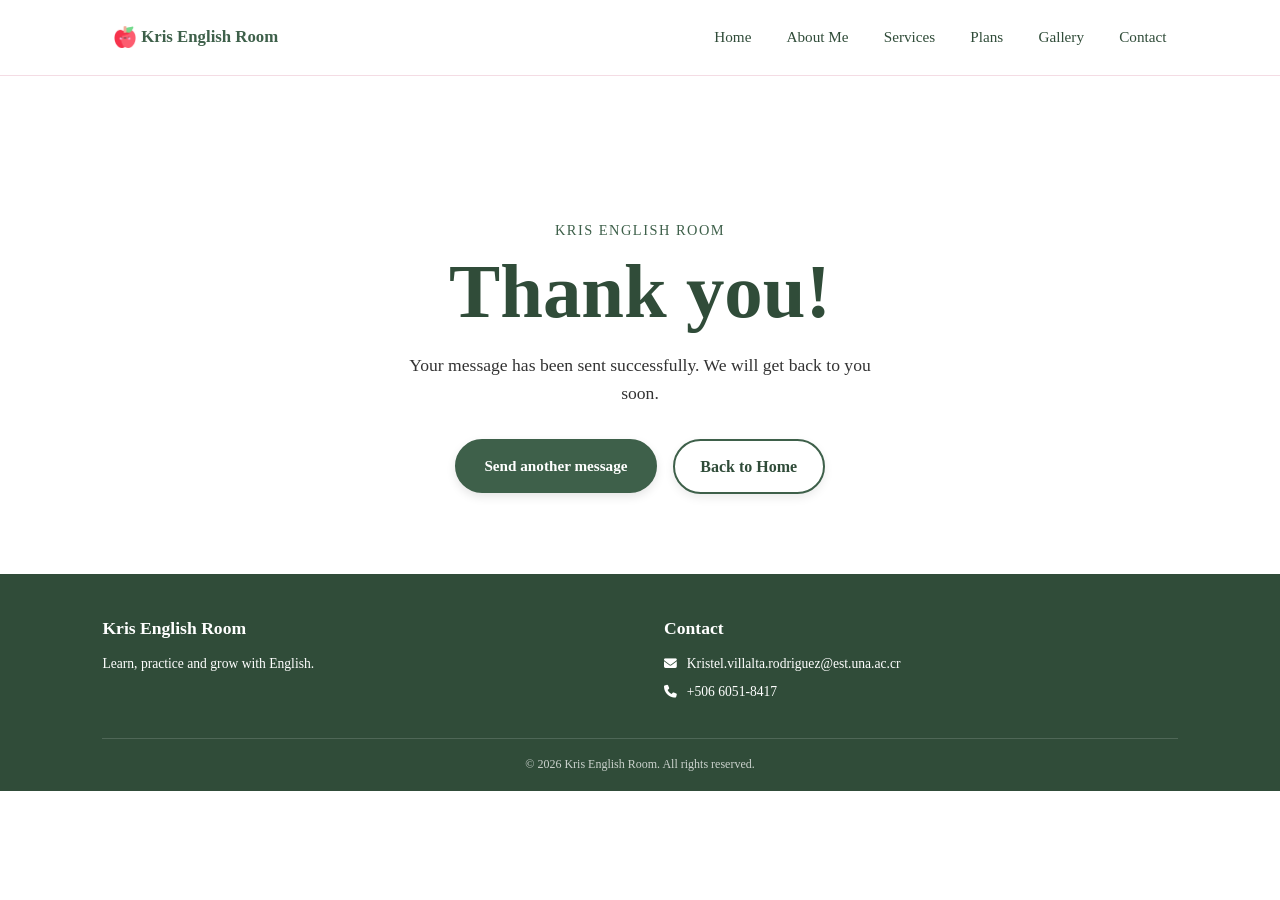
<file: gracias.html>
<!DOCTYPE html>
<html lang="en">

<head>
    <meta charset="UTF-8">
    <meta name="viewport" content="width=device-width, initial-scale=1.0">

    <title>Thank You | Kris English Room</title>

    <link rel="stylesheet" href="style.css">

    <link rel="apple-touch-icon" sizes="180x180" href="img/favicon_io/apple-touch-icon.png">
    <link rel="icon" type="image/png" href="img/favicon_io/favicon-32x32.png">

    <link rel="stylesheet" href="https://cdnjs.cloudflare.com/ajax/libs/font-awesome/6.7.2/css/all.min.css">
</head>

<body>

   <!-- HEADER -->
<header class="encabezado">
    <nav aria-label="Main navigation">

        <a class="logo" href="index.html">
            <img src="img/favicon_io/apple-touch-icon.png"
                 alt="Kris English Room logo">
            <span>Kris English Room</span>
        </a>

        <button
            class="menu-toggle"
            type="button"
            aria-label="Open navigation menu"
            aria-controls="menu-principal"
            aria-expanded="false">
            <span aria-hidden="true">☰</span>
        </button>

        <a href="index.html">Home</a>
        <a href="nosotros.html">About Me</a>
        <a href="servicios.html">Services</a>
        <a href="planes.html">Plans</a>
        <a href="galeria.html">Gallery</a>
        <a href="contacto.html">Contact</a>

    </nav>
</header>

    <main>

        <!-- THANK YOU -->
        <section class="gracias">

            <p class="seccion-subtitulo">KRIS ENGLISH ROOM</p>

            <h1>Thank you!</h1>

            <p>
                Your message has been sent successfully.
                We will get back to you soon.
            </p>

            <section class="gracias-botones">

                <a href="contacto.html" class="hero-boton">
                    Send another message
                </a>

                <a href="index.html" class="boton-secundario">
                    Back to Home
                </a>

            </section>

        </section>

    </main>


    <!-- FOOTER -->
    <footer>

        <section class="footer-contenido">

            <section class="footer-columna">

                <h3>Kris English Room</h3>

                <p>
                    Learn, practice and grow with English.
                </p>

            </section>


            <section class="footer-columna">

                <h3>Contact</h3>

                <p>
                    <i class="fa-solid fa-envelope" aria-hidden="true"></i>

                    <a href="mailto:Kristel.villalta.rodriguez@est.una.ac.cr">
                        Kristel.villalta.rodriguez@est.una.ac.cr
                    </a>
                </p>

                <p>
                    <i class="fa-solid fa-phone" aria-hidden="true"></i>

                    <a href="tel:+50660518417">
                        +506 6051-8417
                    </a>
                </p>

            </section>

        </section>


        <p class="footer-derechos">
            &copy; <span id="footer-year"></span>
            Kris English Room. All rights reserved.
        </p>

    </footer>


    <script src="script.js"></script>

</body>

</html>
</file>
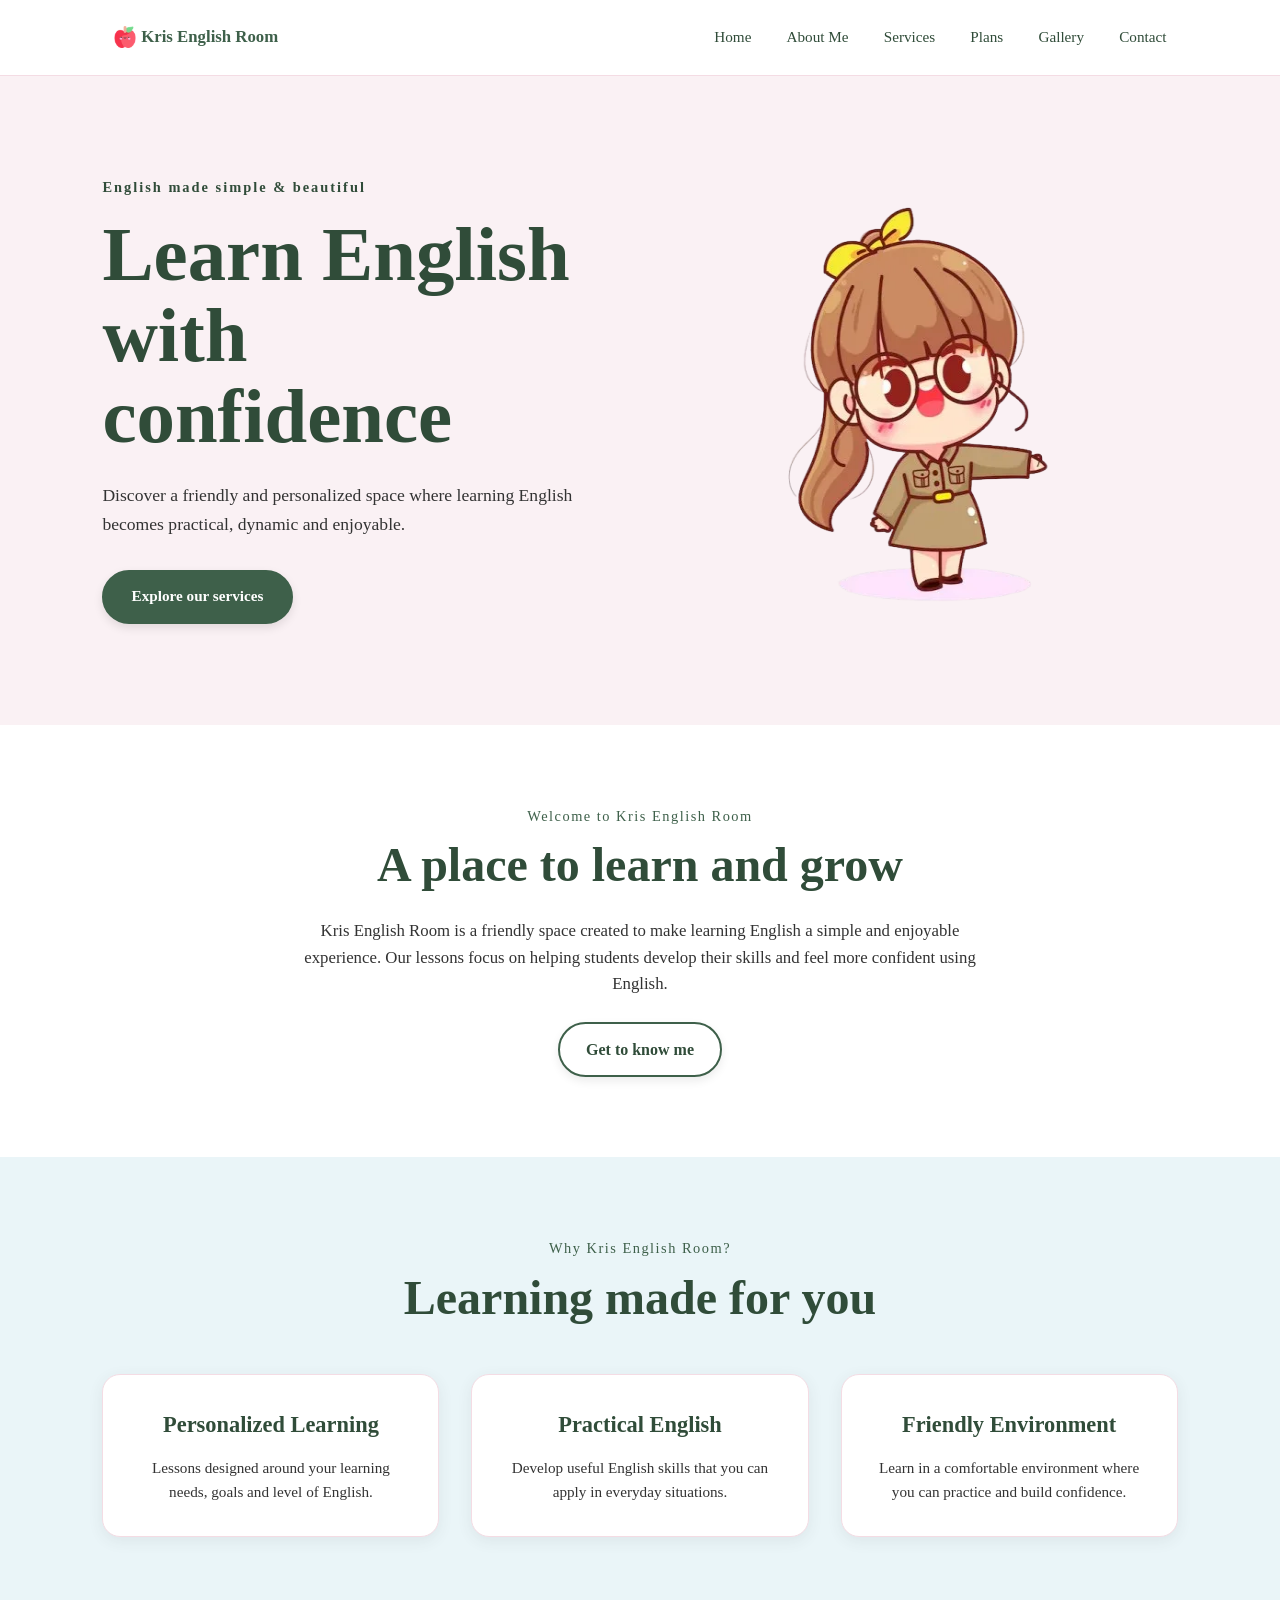
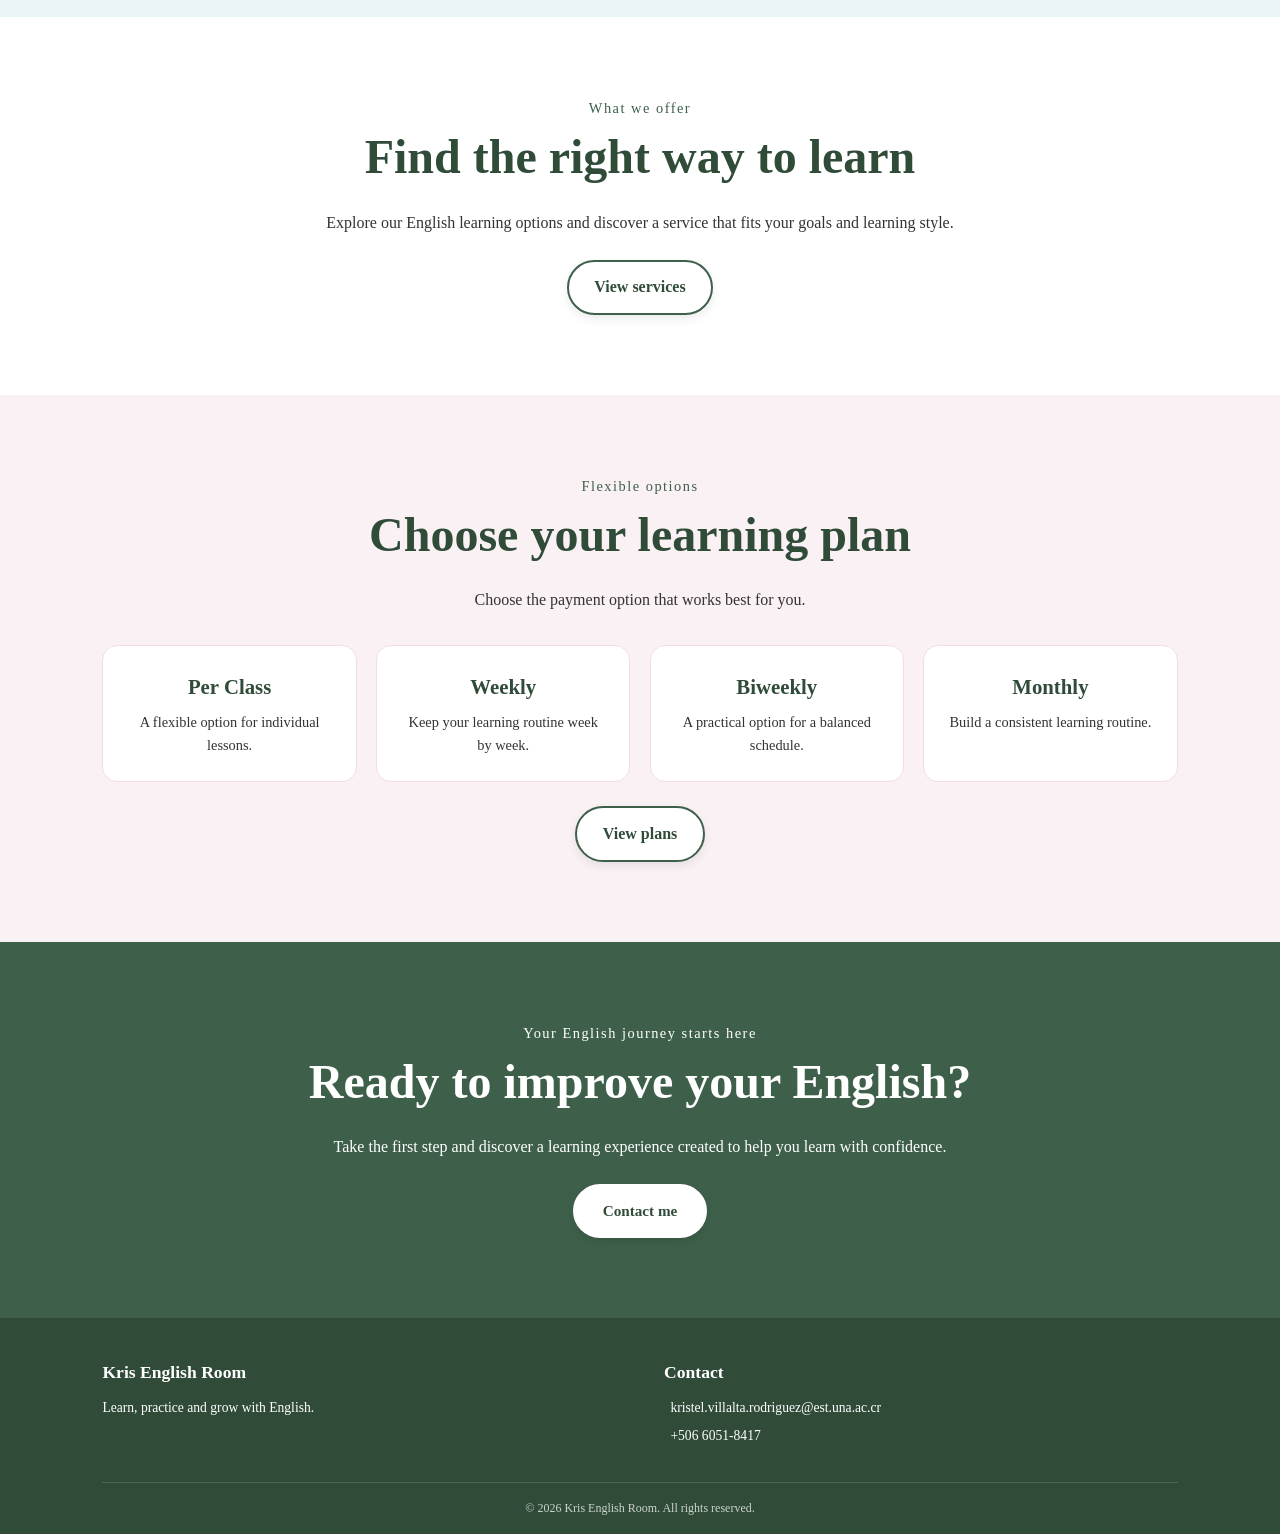
<file: home.html>
<!DOCTYPE html>
<html lang="en">

<head>
    <meta charset="UTF-8">
    <meta name="google-site-verification" content="SE60Tv9eKRcICRkYI-xaGxAc7VvsChae5m9JkYIbwv8" />
    <link rel="stylesheet" href="style.css">
    <meta name="viewport" content="width=device-width, initial-scale=1.0">

    <meta name="description"
        content="Learn English with Kris English Room. Explore courses, services, and study plans designed to help you develop your English language skills.">

    <link rel="apple-touch-icon" sizes="180x180" href="img/favicon_io/apple-touch-icon.png">
    <link rel="icon" type="image/png" sizes="32x32" href="img/favicon_io/favicon-32x32.png">
    <link rel="icon" type="image/png" sizes="16x16" href="img/favicon_io/favicon-16x16.png">
    <link rel="manifest" href="img/favicon_io/site.webmanifest">

    <script type="application/ld+json">
    {
        "@context": "https://schema.org",
        "@type": "Organization",
        "name": "Kris English Room",
        "url": "https://kvvillalta.github.io/Kris-English-Room/",
        "description": "English learning resources, services, and study plans designed to help students develop their English language skills."
    }
    </script>

    <title>Kris English Room | Learn English</title>
</head>
<body>


<!-- HEADER -->
<header class="encabezado">
    <nav id="menu-principal" aria-label="Main navigation">

        <a class="logo" href="home.html">
            <img src="img/favicon_io/logo-kris-70.webp"
                 alt="Kris English Room logo"
                 width="70"
                 height="70">
            <span>Kris English Room</span>
        </a>

        <button class="menu-toggle" type="button"
            aria-label="Open navigation menu"
            aria-controls="menu-principal"
            aria-expanded="false">
            <span aria-hidden="true">☰</span>
        </button>

        <a href="home.html" aria-current="page">Home</a>
        <a href="about-me.html">About Me</a>
        <a href="services.html">Services</a>
        <a href="plans.html">Plans</a>
        <a href="gallery.html">Gallery</a>
        <a href="contact.html">Contact</a>

    </nav>
</header>



    <!-- MAIN -->
    <main>

        <!-- HERO -->
        <section class="hero">

            <header class="hero-contenido">
                <p class="hero-subtitulo">
                    English made simple & beautiful
                </p>

                <h1>
                    Learn English with confidence
                </h1>

                <p class="hero-descripcion">
                    Discover a friendly and personalized space where
                    learning English becomes practical, dynamic and enjoyable.
                </p>

                <a class="hero-boton" href="services.html">
                    Explore our services
                </a>
            </header>

            <figure class="hero-imagen">
                <img src="img/imghero.webp" alt="Kristel holding her university diploma" width="559" height="447"
                    fetchpriority="high">
            </figure>

        </section>

        <!-- WELCOME -->
        <section class="bienvenida">

            <header>
                <p class="seccion-subtitulo">
                    Welcome to Kris English Room
                </p>

                <h2>
                    A place to learn and grow
                </h2>
            </header>

            <p>
                Kris English Room is a friendly space created to make
                learning English a simple and enjoyable experience.
                Our lessons focus on helping students develop their
                skills and feel more confident using English.
            </p>

            <a class="boton-secundario" href="about-me.html">
                Get to know me
            </a>

        </section>

<!-- BENEFITS -->
<section class="beneficios">

    <header>
        <p class="seccion-subtitulo">
            Why Kris English Room?
        </p>

        <h2>
            Learning made for you
        </h2>
    </header>

    <section class="beneficios-contenido">

        <h3 class="visually-hidden">Learning benefits</h3>

        <article class="beneficio">
            <h3>Personalized Learning</h3>
            <p>
                Lessons designed around your learning needs,
                goals and level of English.
            </p>
        </article>

        <article class="beneficio">
            <h3>Practical English</h3>
            <p>
                Develop useful English skills that you can
                apply in everyday situations.
            </p>
        </article>

        <article class="beneficio">
            <h3>Friendly Environment</h3>
            <p>
                Learn in a comfortable environment where
                you can practice and build confidence.
            </p>
        </article>

    </section>

</section>
        <!-- SERVICES PREVIEW -->
        <section class="servicios-preview">

            <header>
                <p class="seccion-subtitulo">
                    What we offer
                </p>

                <h2>
                    Find the right way to learn
                </h2>
            </header>

            <p>
                Explore our English learning options and discover
                a service that fits your goals and learning style.
            </p>

            <a class="boton-secundario" href="services.html">
                View services
            </a>

        </section>

     <!-- PLANS PREVIEW -->
<section class="planes-preview">

    <header>
        <p class="seccion-subtitulo">
            Flexible options
        </p>

        <h2>
            Choose your learning plan
        </h2>
    </header>

    <p>
        Choose the payment option that works best for you.
    </p>

    <section class="planes-opciones">

        <h3 class="visually-hidden">Available learning plans</h3>

        <article>
            <h3>Per Class</h3>
            <p>
                A flexible option for individual lessons.
            </p>
        </article>

        <article>
            <h3>Weekly</h3>
            <p>
                Keep your learning routine week by week.
            </p>
        </article>

        <article>
            <h3>Biweekly</h3>
            <p>
                A practical option for a balanced schedule.
            </p>
        </article>

        <article>
            <h3>Monthly</h3>
            <p>
                Build a consistent learning routine.
            </p>
        </article>

    </section>

    <a class="boton-secundario" href="plans.html">
        View plans
    </a>

</section>
        <!-- FINAL CALL TO ACTION -->
        <section class="llamada-accion">

            <header>
                <p class="seccion-subtitulo">
                    Your English journey starts here
                </p>

                <h2>
                    Ready to improve your English?
                </h2>
            </header>

            <p>
                Take the first step and discover a learning experience
                created to help you learn with confidence.
            </p>

            <a class="hero-boton" href="contact.html">
                Contact me
            </a>

        </section>

    </main>

    <!-- BACK TO TOP -->
    <button id="back-to-top" aria-label="Back to top">
        ↑
    </button>

   <!-- FOOTER -->
<footer>

    <section class="footer-contenido">

        <h2 class="visually-hidden">Footer information</h2>

        <section class="footer-columna">
            <h3>Kris English Room</h3>
            <p>Learn, practice and grow with English.</p>
        </section>

        <section class="footer-columna">
            <h3>Contact</h3>

            <p>
                <i class="fa-solid fa-envelope" aria-hidden="true"></i>
                <a href="mailto:kristel.villalta.rodriguez@est.una.ac.cr">
                    kristel.villalta.rodriguez@est.una.ac.cr
                </a>
            </p>

            <p>
                <i class="fa-solid fa-phone" aria-hidden="true"></i>
                <a href="tel:+50660518417">
                    +506 6051-8417
                </a>
            </p>
        </section>

    </section>

    <p class="footer-derechos">
        &copy; <span id="footer-year"></span> Kris English Room.
        All rights reserved.
    </p>

</footer>

    <!-- JAVASCRIPT -->
    <script src="script.js"></script>

</body>

</html>
</file>
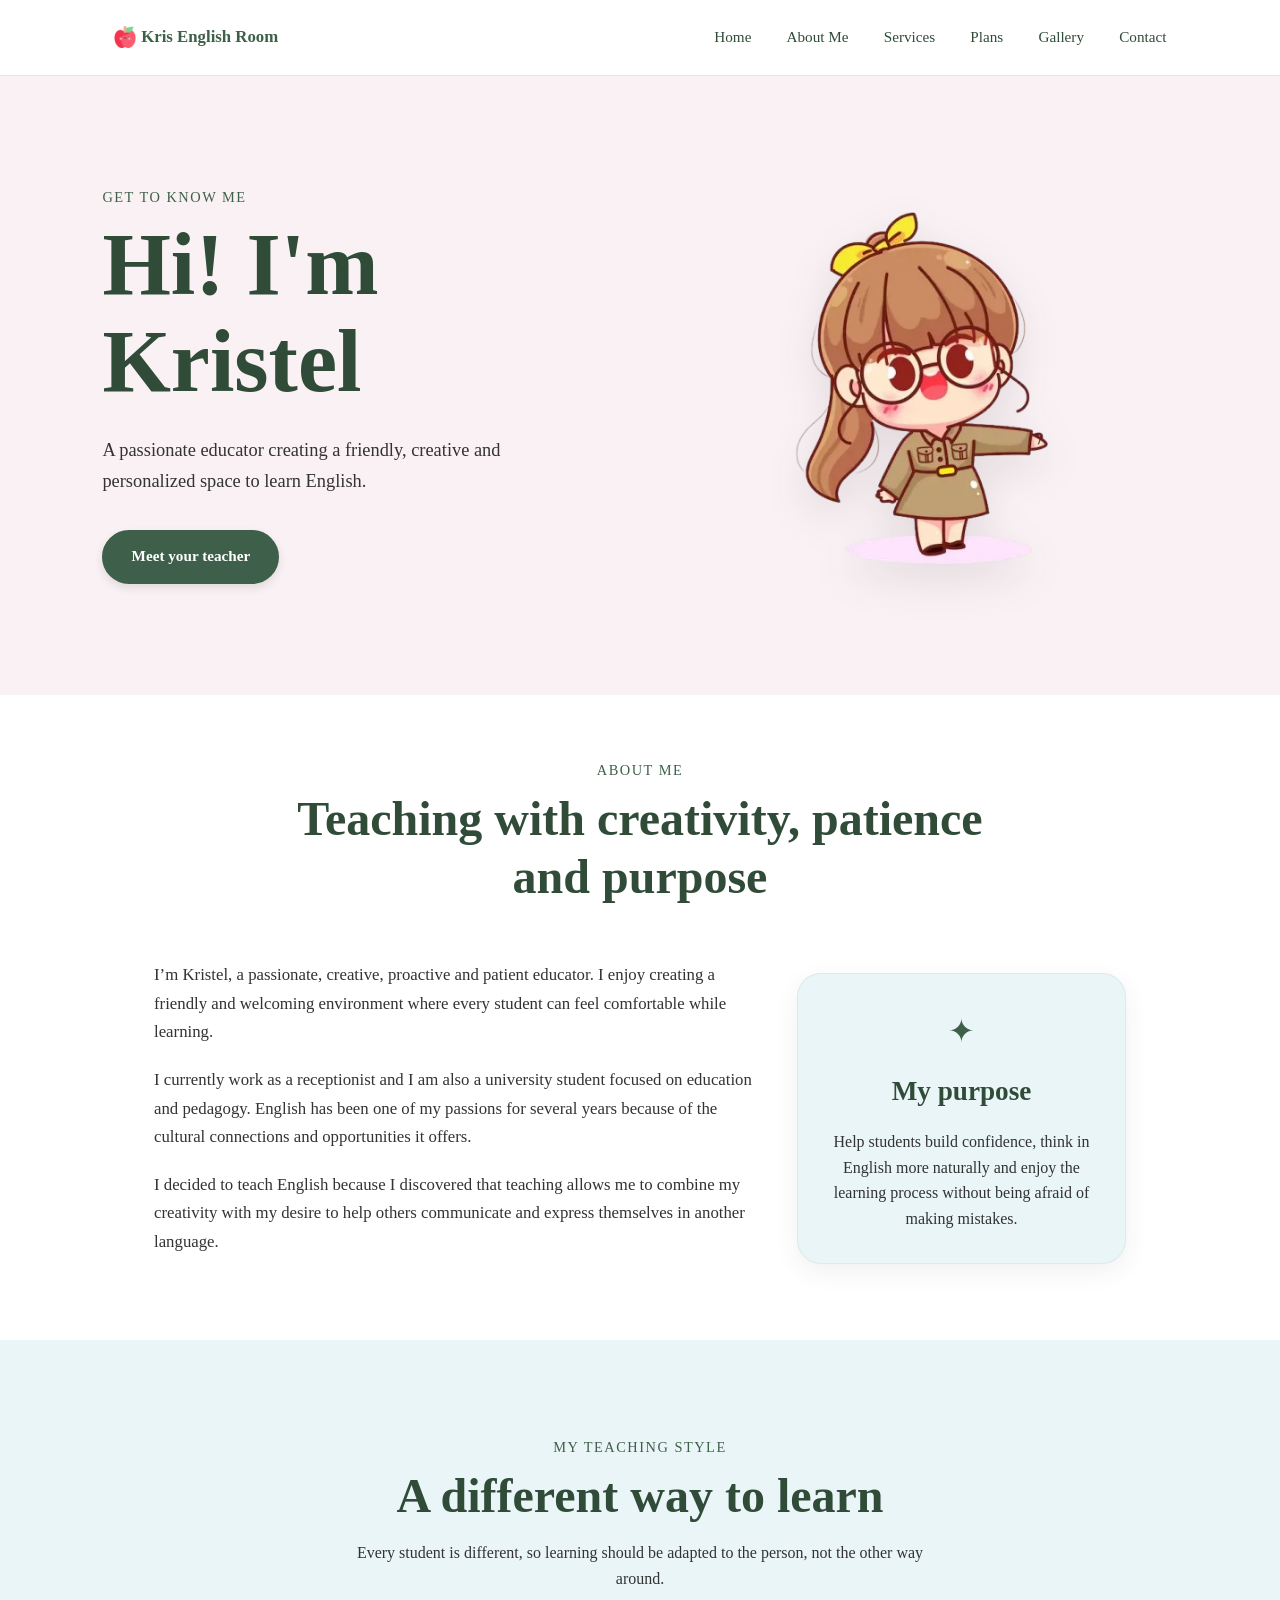
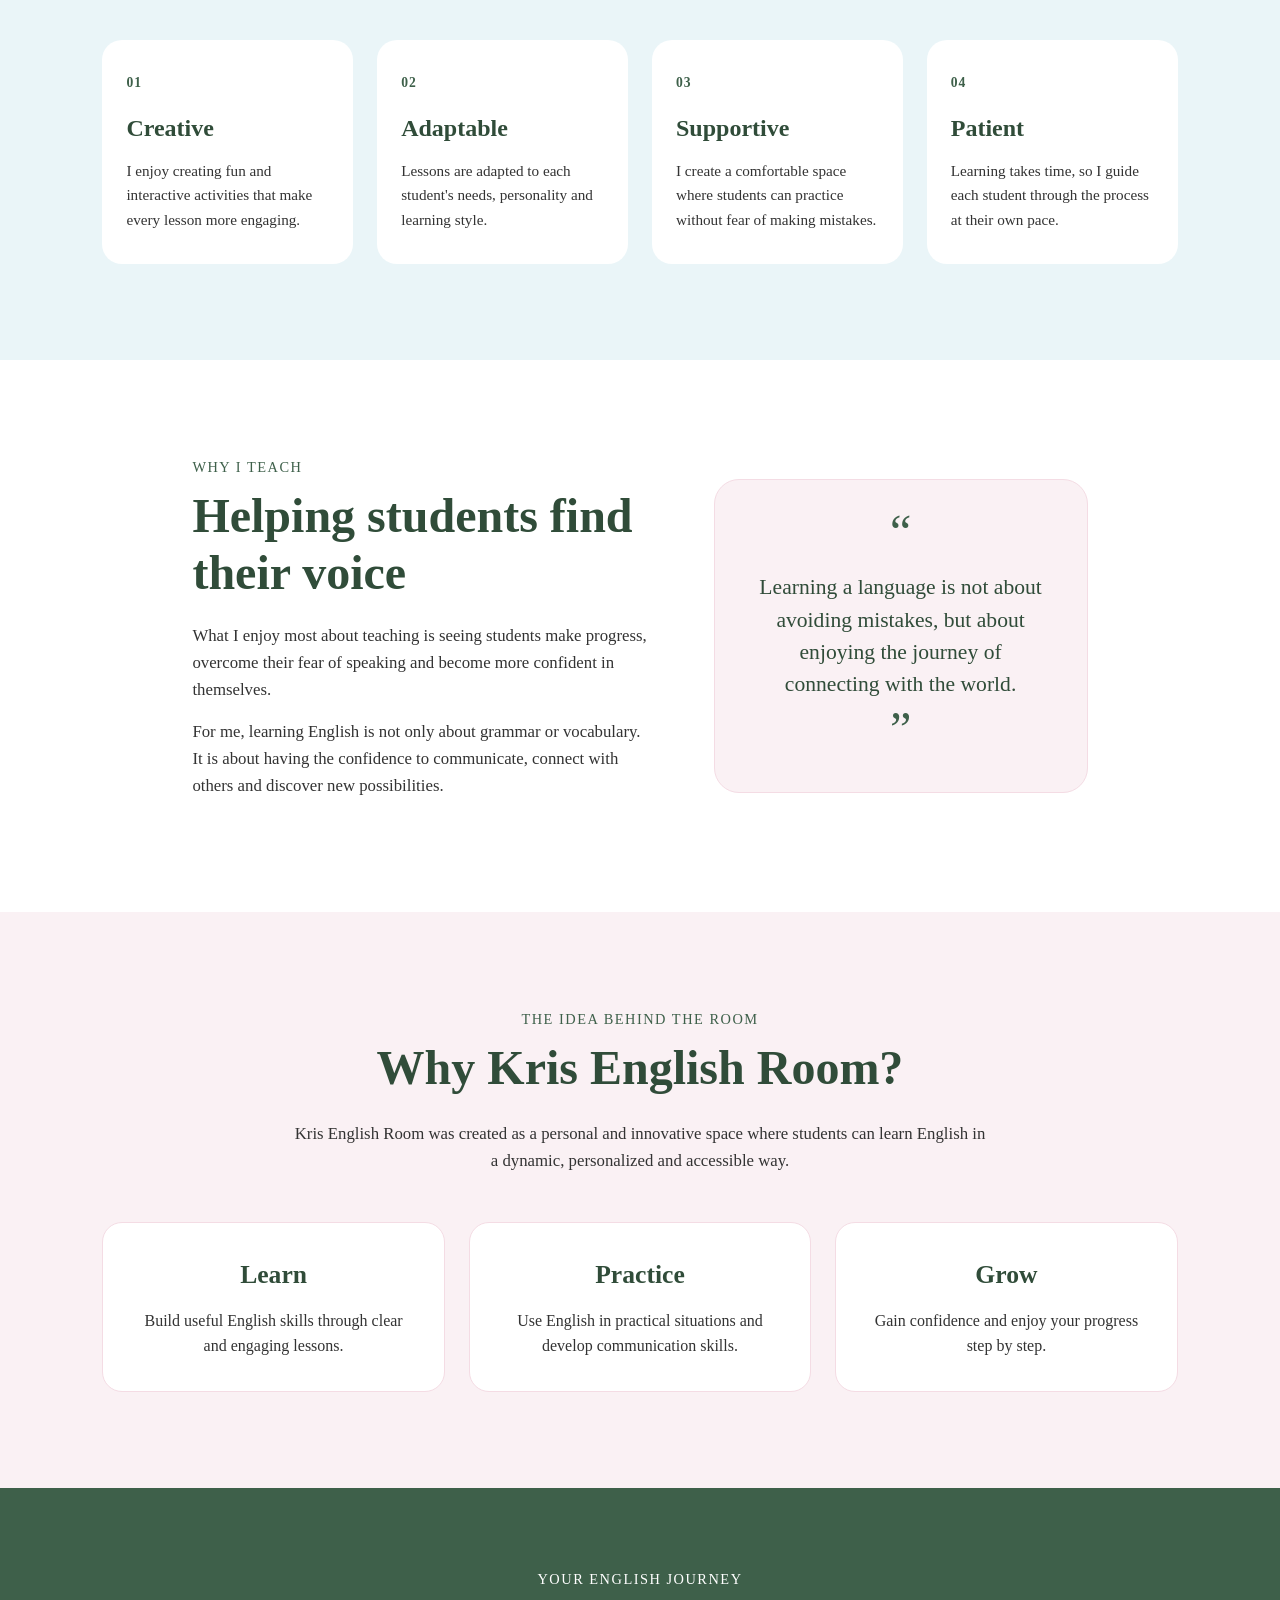
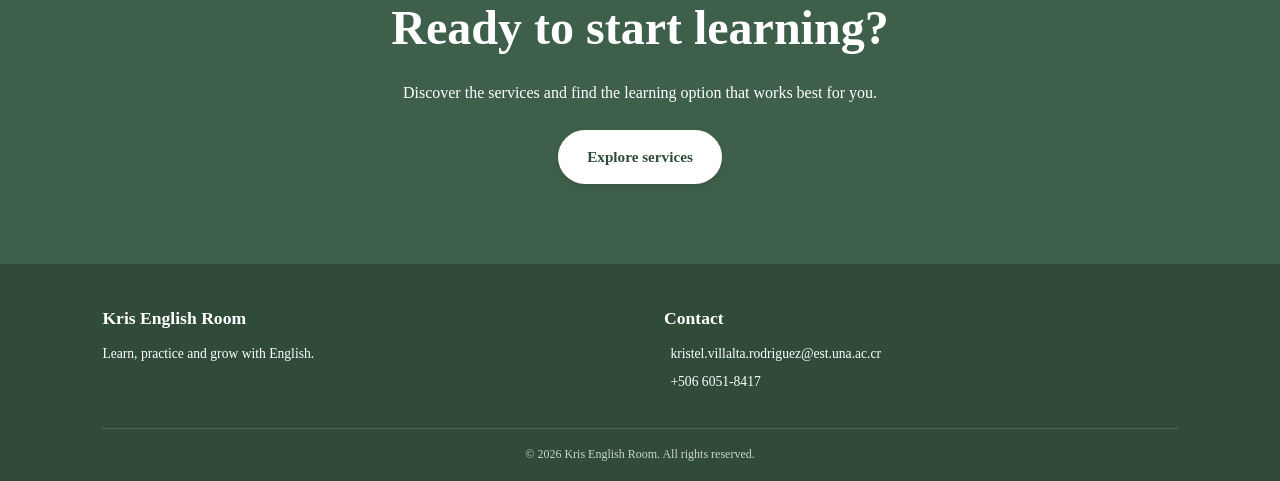
<file: nosotros.html>
<!DOCTYPE html>
<html lang="en">

<head>

    <meta charset="UTF-8">
    <meta name="viewport" content="width=device-width, initial-scale=1.0">

    <link rel="stylesheet" href="style.css">
    

    <link rel="apple-touch-icon" sizes="180x180" href="img/favicon_io/apple-touch-icon.png">
    <link rel="icon" type="image/png" sizes="32x32" href="img/favicon_io/favicon-32x32.png">
    <link rel="icon" type="image/png" sizes="16x16" href="img/favicon_io/favicon-16x16.png">
    <link rel="manifest" href="img/favicon_io/site.webmanifest">

    <title>About Me | Kris English Room</title>

</head>

<body>

    <!-- HEADER -->
<header class="encabezado">
    <nav aria-label="Main navigation">

        <a class="logo" href="index.html">
            <img src="img/favicon_io/apple-touch-icon.png"
                 alt="Kris English Room logo">
            <span>Kris English Room</span>
        </a>

        <button
            class="menu-toggle"
            type="button"
            aria-label="Open navigation menu"
            aria-controls="menu-principal"
            aria-expanded="false">
            <span aria-hidden="true">☰</span>
        </button>

        <a href="index.html">Home</a>
        <a href="nosotros.html">About Me</a>
        <a href="servicios.html">Services</a>
        <a href="planes.html">Plans</a>
        <a href="galeria.html">Gallery</a>
        <a href="contacto.html">Contact</a>

    </nav>
</header>


    <!-- MAIN -->

    <main>

        <!-- INTRO -->

        <section class="about-hero">

            <article class="about-hero-contenido">

                <p class="seccion-subtitulo">
                    GET TO KNOW ME
                </p>

                <h1>
                    Hi! I'm Kristel
                </h1>

                <p>
                    A passionate educator creating a friendly,
                    creative and personalized space to learn English.
                </p>

                <a class="hero-boton" href="#sobre-mi">
                    Meet your teacher
                </a>

            </article>

            <figure class="about-hero-imagen">

                <img src="img/imghero.webp"
                     alt="Kristel holding her university diploma">

            </figure>

        </section>


        <!-- ABOUT KRISTEL -->

        <section class="sobre-mi" id="sobre-mi">

            <header class="sobre-mi-intro">

                <p class="seccion-subtitulo">
                    ABOUT ME
                </p>

                <h2>
                    Teaching with creativity, patience and purpose
                </h2>

            </header>

            <section class="sobre-mi-grid">

                <article class="sobre-mi-texto">

                    <p>
                        I’m Kristel, a passionate, creative, proactive
                        and patient educator. I enjoy creating a friendly
                        and welcoming environment where every student
                        can feel comfortable while learning.
                    </p>

                    <p>
                        I currently work as a receptionist and I am also
                        a university student focused on education and
                        pedagogy. English has been one of my passions
                        for several years because of the cultural
                        connections and opportunities it offers.
                    </p>

                    <p>
                        I decided to teach English because I discovered
                        that teaching allows me to combine my creativity
                        with my desire to help others communicate and
                        express themselves in another language.
                    </p>

                </article>

                <aside class="sobre-mi-destacado">

                    <span class="destacado-icono">
                        ✦
                    </span>

                    <h3>
                        My purpose
                    </h3>

                    <p>
                        Help students build confidence, think in English
                        more naturally and enjoy the learning process
                        without being afraid of making mistakes.
                    </p>

                </aside>

            </section>

        </section>


        <!-- TEACHER QUALITIES -->

        <section class="cualidades">

            <header>

                <p class="seccion-subtitulo">
                    MY TEACHING STYLE
                </p>

                <h2>
                    A different way to learn
                </h2>

                <p>
                    Every student is different, so learning should be
                    adapted to the person, not the other way around.
                </p>

            </header>

            <section class="cualidades-grid">

                <article class="cualidad">

                    <span class="cualidad-numero">
                        01
                    </span>

                    <h3>
                        Creative
                    </h3>

                    <p>
                        I enjoy creating fun and interactive activities
                        that make every lesson more engaging.
                    </p>

                </article>

                <article class="cualidad">

                    <span class="cualidad-numero">
                        02
                    </span>

                    <h3>
                        Adaptable
                    </h3>

                    <p>
                        Lessons are adapted to each student's needs,
                        personality and learning style.
                    </p>

                </article>

                <article class="cualidad">

                    <span class="cualidad-numero">
                        03
                    </span>

                    <h3>
                        Supportive
                    </h3>

                    <p>
                        I create a comfortable space where students
                        can practice without fear of making mistakes.
                    </p>

                </article>

                <article class="cualidad">

                    <span class="cualidad-numero">
                        04
                    </span>

                    <h3>
                        Patient
                    </h3>

                    <p>
                        Learning takes time, so I guide each student
                        through the process at their own pace.
                    </p>

                </article>

            </section>

        </section>


        <!-- WHY TEACHING -->

        <section class="por-que-enseno">

            <article>

                <p class="seccion-subtitulo">
                    WHY I TEACH
                </p>

                <h2>
                    Helping students find their voice
                </h2>

                <p>
                    What I enjoy most about teaching is seeing students
                    make progress, overcome their fear of speaking and
                    become more confident in themselves.
                </p>

                <p>
                    For me, learning English is not only about grammar
                    or vocabulary. It is about having the confidence to
                    communicate, connect with others and discover new
                    possibilities.
                </p>

            </article>

            <aside class="por-que-frase">

                <span>
                    “
                </span>

                <p>
                    Learning a language is not about avoiding mistakes,
                    but about enjoying the journey of connecting with
                    the world.
                </p>

                <span>
                    ”
                </span>

            </aside>

        </section>


        <!-- KRIS ENGLISH ROOM -->

        <section class="kris-room">

            <header>

                <p class="seccion-subtitulo">
                    THE IDEA BEHIND THE ROOM
                </p>

                <h2>
                    Why Kris English Room?
                </h2>

            </header>

            <p>
                Kris English Room was created as a personal and
                innovative space where students can learn English
                in a dynamic, personalized and accessible way.
            </p>

            <section class="kris-room-puntos">

                <article>

                    <h3>
                        Learn
                    </h3>

                    <p>
                        Build useful English skills through clear
                        and engaging lessons.
                    </p>

                </article>

                <article>

                    <h3>
                        Practice
                    </h3>

                    <p>
                        Use English in practical situations and
                        develop communication skills.
                    </p>

                </article>

                <article>

                    <h3>
                        Grow
                    </h3>

                    <p>
                        Gain confidence and enjoy your progress
                        step by step.
                    </p>

                </article>

            </section>

        </section>


        <!-- CALL TO ACTION -->

        <section class="llamada-accion">

            <header>

                <p class="seccion-subtitulo">
                    YOUR ENGLISH JOURNEY
                </p>

                <h2>
                    Ready to start learning?
                </h2>

            </header>

            <p>
                Discover the services and find the learning option
                that works best for you.
            </p>

            <a class="hero-boton" href="servicios.html">
                Explore services
            </a>

        </section>

    </main>


    <!-- BACK TO TOP -->

    <button id="back-to-top" aria-label="Back to top">
        ↑
    </button>


     <!-- FOOTER -->

 <footer>
    <section class="footer-contenido">

        <section class="footer-columna">
            <h3>Kris English Room</h3>
            <p>Learn, practice and grow with English.</p>
        </section>

        <section class="footer-columna">
            <h3>Contact</h3>

            <p>
                <i class="fa-solid fa-envelope"></i>
                <a href="mailto:kristel.villalta.rodriguez@est.una.ac.cr">
                    kristel.villalta.rodriguez@est.una.ac.cr
                </a>
            </p>

            <p>
                <i class="fa-solid fa-phone"></i>
                <a href="tel:+50660518417">
                    +506 6051-8417
                </a>
            </p>
        </section>

    </section>

    <p class="footer-derechos">
        &copy; <span id="footer-year"></span> Kris English Room.
        All rights reserved.
    </p>
</footer>
    <script src="script.js"></script>

</body>

</html>
</file>
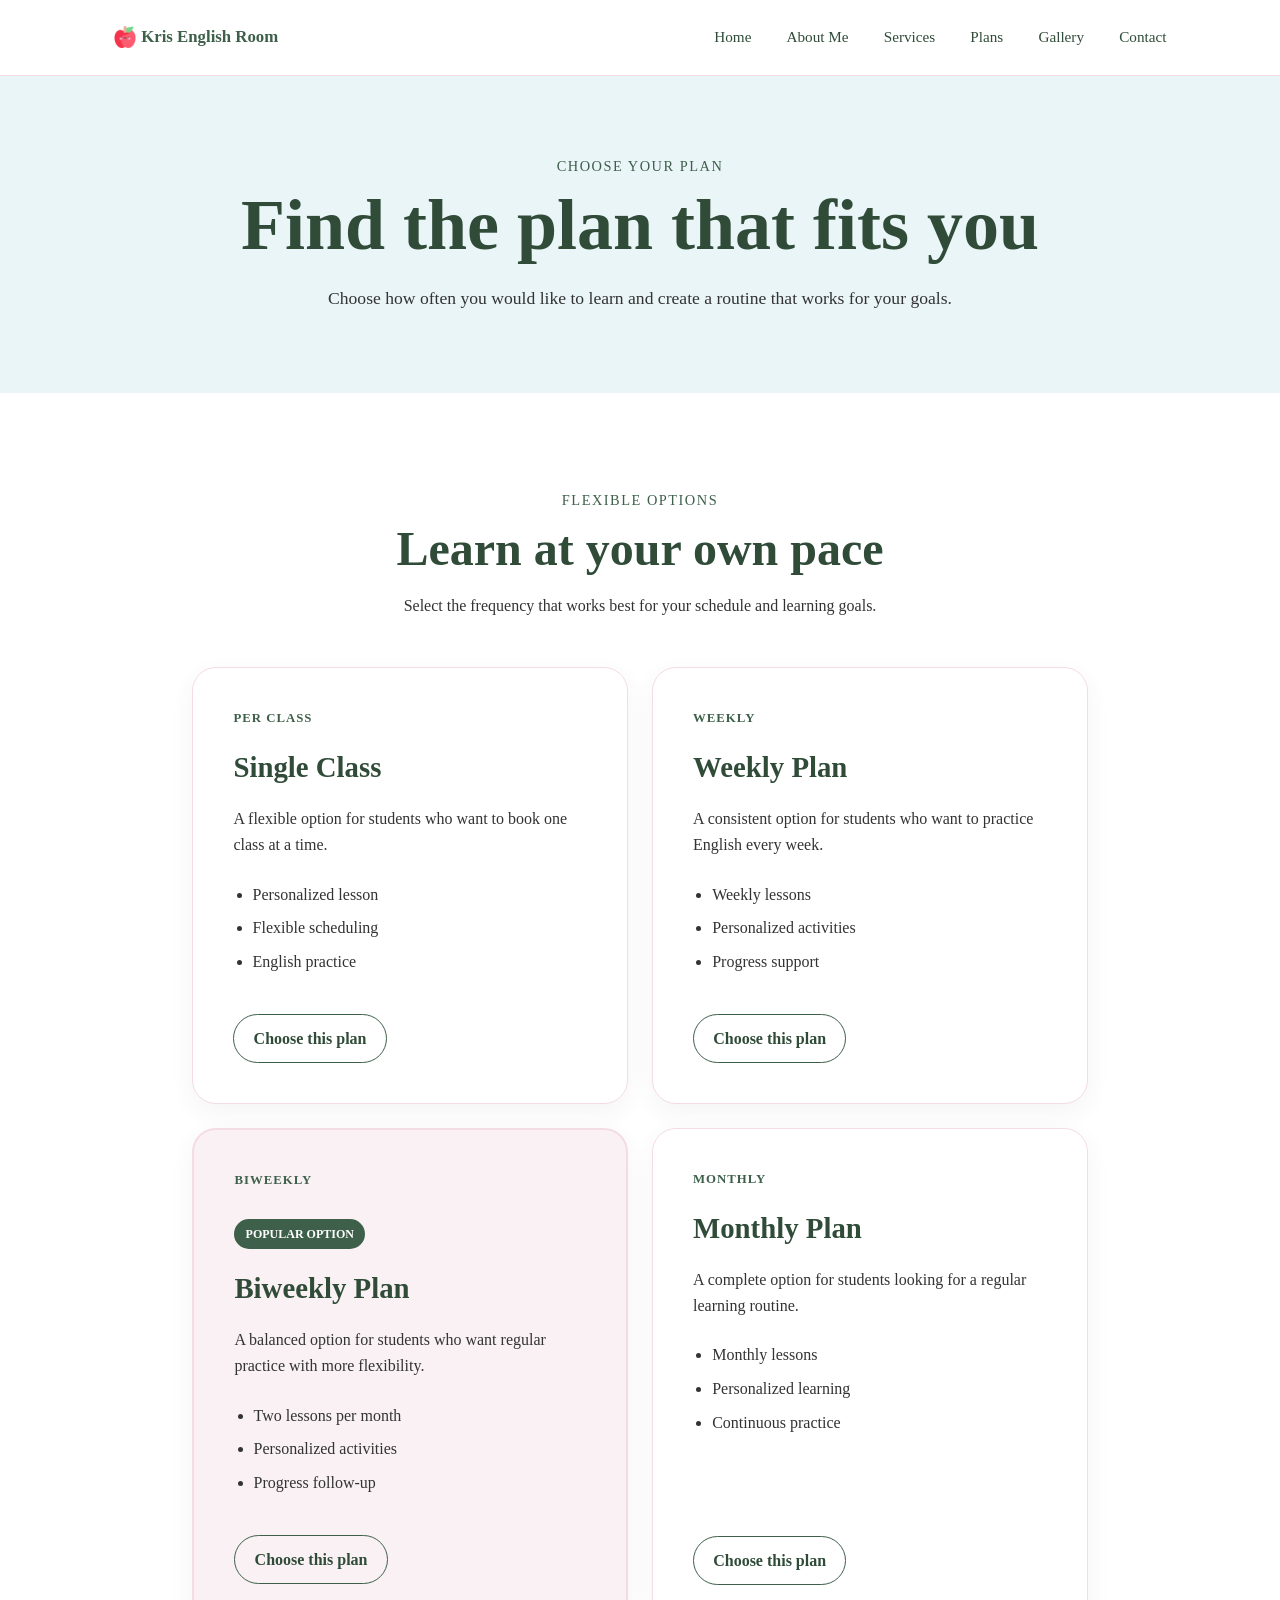
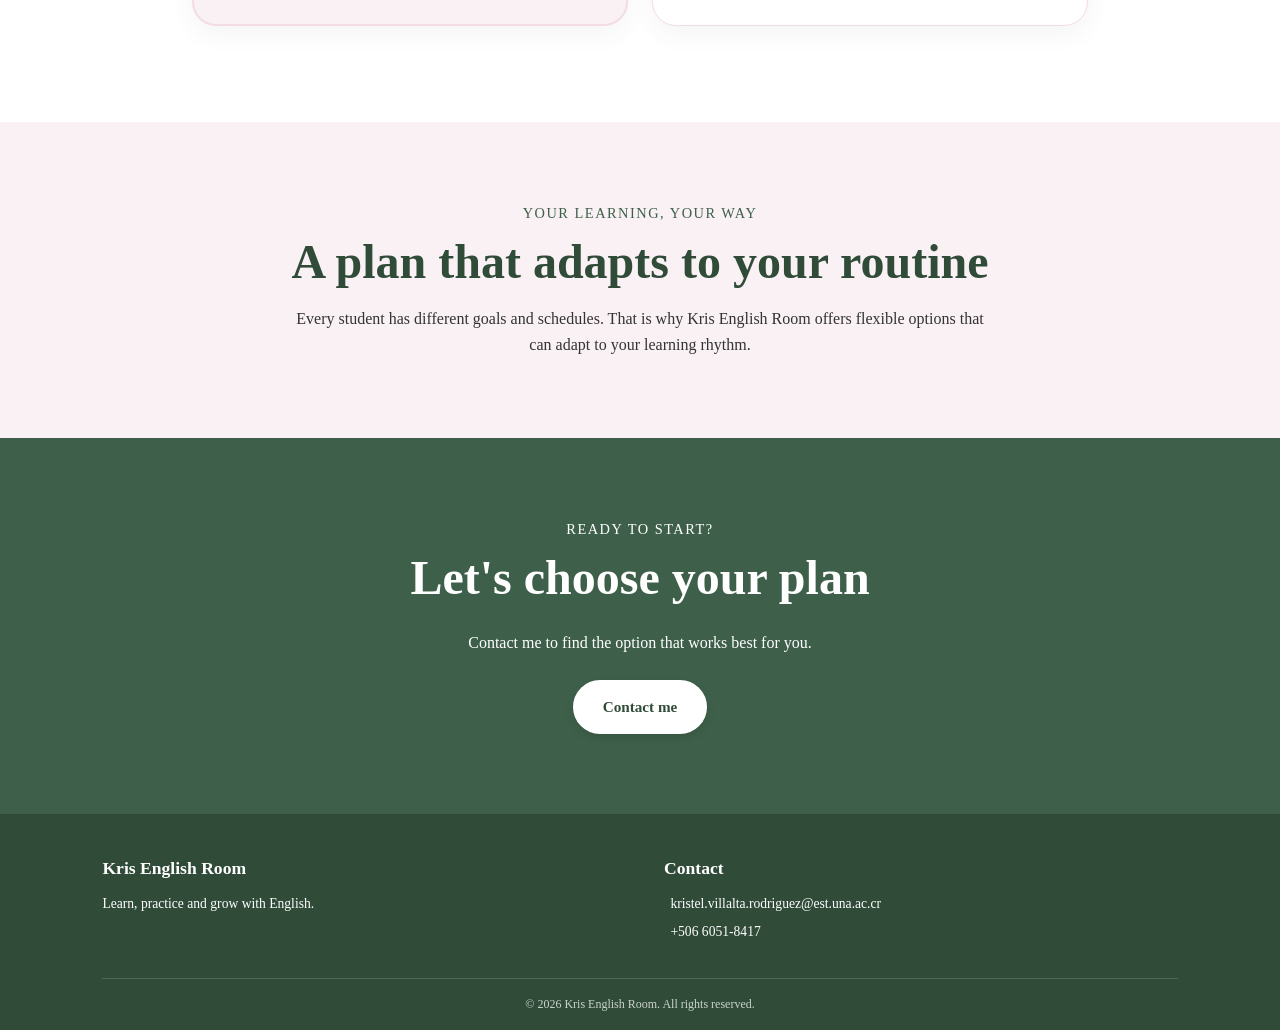
<file: planes.html>
<!DOCTYPE html>
<html lang="en">

<head>

    <meta charset="UTF-8">
    <meta name="viewport" content="width=device-width, initial-scale=1.0">

    <link rel="stylesheet" href="style.css">

    <link rel="apple-touch-icon" sizes="180x180"
          href="img/favicon_io/apple-touch-icon.png">

    <link rel="icon" type="image/png" sizes="32x32"
          href="img/favicon_io/favicon-32x32.png">

    <link rel="icon" type="image/png" sizes="16x16"
          href="img/favicon_io/favicon-16x16.png">

    <link rel="manifest" href="img/favicon_io/site.webmanifest">

    <title>Plans | Kris English Room</title>

</head>

<body>

    <!-- HEADER -->
<header class="encabezado">
    <nav aria-label="Main navigation">

        <a class="logo" href="index.html">
            <img src="img/favicon_io/apple-touch-icon.png"
                 alt="Kris English Room logo">
            <span>Kris English Room</span>
        </a>

        <button
            class="menu-toggle"
            type="button"
            aria-label="Open navigation menu"
            aria-controls="menu-principal"
            aria-expanded="false">
            <span aria-hidden="true">☰</span>
        </button>

        <a href="index.html">Home</a>
        <a href="nosotros.html">About Me</a>
        <a href="servicios.html">Services</a>
        <a href="planes.html">Plans</a>
        <a href="galeria.html">Gallery</a>
        <a href="contacto.html">Contact</a>

    </nav>
</header>


    <!-- MAIN -->

    <main>

        <section class="planes-intro">

            <p class="seccion-subtitulo">
                CHOOSE YOUR PLAN
            </p>

            <h1>
                Find the plan that fits you
            </h1>

            <p>
                Choose how often you would like to learn and
                create a routine that works for your goals.
            </p>

        </section>


        <!-- PLANS -->

        <section class="planes">

            <header class="planes-encabezado">

                <p class="seccion-subtitulo">
                    FLEXIBLE OPTIONS
                </p>

                <h2>
                    Learn at your own pace
                </h2>

                <p>
                    Select the frequency that works best for
                    your schedule and learning goals.
                </p>

            </header>


            <section class="planes-grid">

                <article class="plan-card">

                    <span class="plan-frecuencia">
                        PER CLASS
                    </span>

                    <h3>
                        Single Class
                    </h3>

                    <p>
                        A flexible option for students who want
                        to book one class at a time.
                    </p>

                    <ul>
                        <li>Personalized lesson</li>
                        <li>Flexible scheduling</li>
                        <li>English practice</li>
                    </ul>

                    <a class="plan-boton" href="contacto.html">
                        Choose this plan
                    </a>

                </article>


                <article class="plan-card">

                    <span class="plan-frecuencia">
                        WEEKLY
                    </span>

                    <h3>
                        Weekly Plan
                    </h3>

                    <p>
                        A consistent option for students who want
                        to practice English every week.
                    </p>

                    <ul>
                        <li>Weekly lessons</li>
                        <li>Personalized activities</li>
                        <li>Progress support</li>
                    </ul>

                    <a class="plan-boton" href="contacto.html">
                        Choose this plan
                    </a>

                </article>


                <article class="plan-card plan-destacado">

                    <span class="plan-frecuencia">
                        BIWEEKLY
                    </span>

                    <p class="plan-etiqueta">
                        POPULAR OPTION
                    </p>

                    <h3>
                        Biweekly Plan
                    </h3>

                    <p>
                        A balanced option for students who want
                        regular practice with more flexibility.
                    </p>

                    <ul>
                        <li>Two lessons per month</li>
                        <li>Personalized activities</li>
                        <li>Progress follow-up</li>
                    </ul>

                    <a class="plan-boton" href="contacto.html">
                        Choose this plan
                    </a>

                </article>


                <article class="plan-card">

                    <span class="plan-frecuencia">
                        MONTHLY
                    </span>

                    <h3>
                        Monthly Plan
                    </h3>

                    <p>
                        A complete option for students looking
                        for a regular learning routine.
                    </p>

                    <ul>
                        <li>Monthly lessons</li>
                        <li>Personalized learning</li>
                        <li>Continuous practice</li>
                    </ul>

                    <a class="plan-boton" href="contacto.html">
                        Choose this plan
                    </a>

                </article>

            </section>

        </section>


        <!-- INFORMATION -->

        <section class="planes-info">

            <article>

                <p class="seccion-subtitulo">
                    YOUR LEARNING, YOUR WAY
                </p>

                <h2>
                    A plan that adapts to your routine
                </h2>

                <p>
                    Every student has different goals and schedules.
                    That is why Kris English Room offers flexible
                    options that can adapt to your learning rhythm.
                </p>

            </article>

        </section>


        <!-- CALL TO ACTION -->

        <section class="llamada-accion">

            <header>

                <p class="seccion-subtitulo">
                    READY TO START?
                </p>

                <h2>
                    Let's choose your plan
                </h2>

            </header>

            <p>
                Contact me to find the option that works best for you.
            </p>

            <a class="hero-boton" href="contacto.html">
                Contact me
            </a>

        </section>

    </main>


    <!-- BACK TO TOP -->

    <button id="back-to-top" aria-label="Back to top">
        ↑
    </button>


  <!-- FOOTER -->

 <footer>
    <section class="footer-contenido">

        <section class="footer-columna">
            <h3>Kris English Room</h3>
            <p>Learn, practice and grow with English.</p>
        </section>

        <section class="footer-columna">
            <h3>Contact</h3>

            <p>
                <i class="fa-solid fa-envelope"></i>
                <a href="mailto:kristel.villalta.rodriguez@est.una.ac.cr">
                    kristel.villalta.rodriguez@est.una.ac.cr
                </a>
            </p>

            <p>
                <i class="fa-solid fa-phone"></i>
                <a href="tel:+50660518417">
                    +506 6051-8417
                </a>
            </p>
        </section>

    </section>

    <p class="footer-derechos">
        &copy; <span id="footer-year"></span> Kris English Room.
        All rights reserved.
    </p>
</footer>

    <script src="script.js"></script>

</body>

</html>
</file>
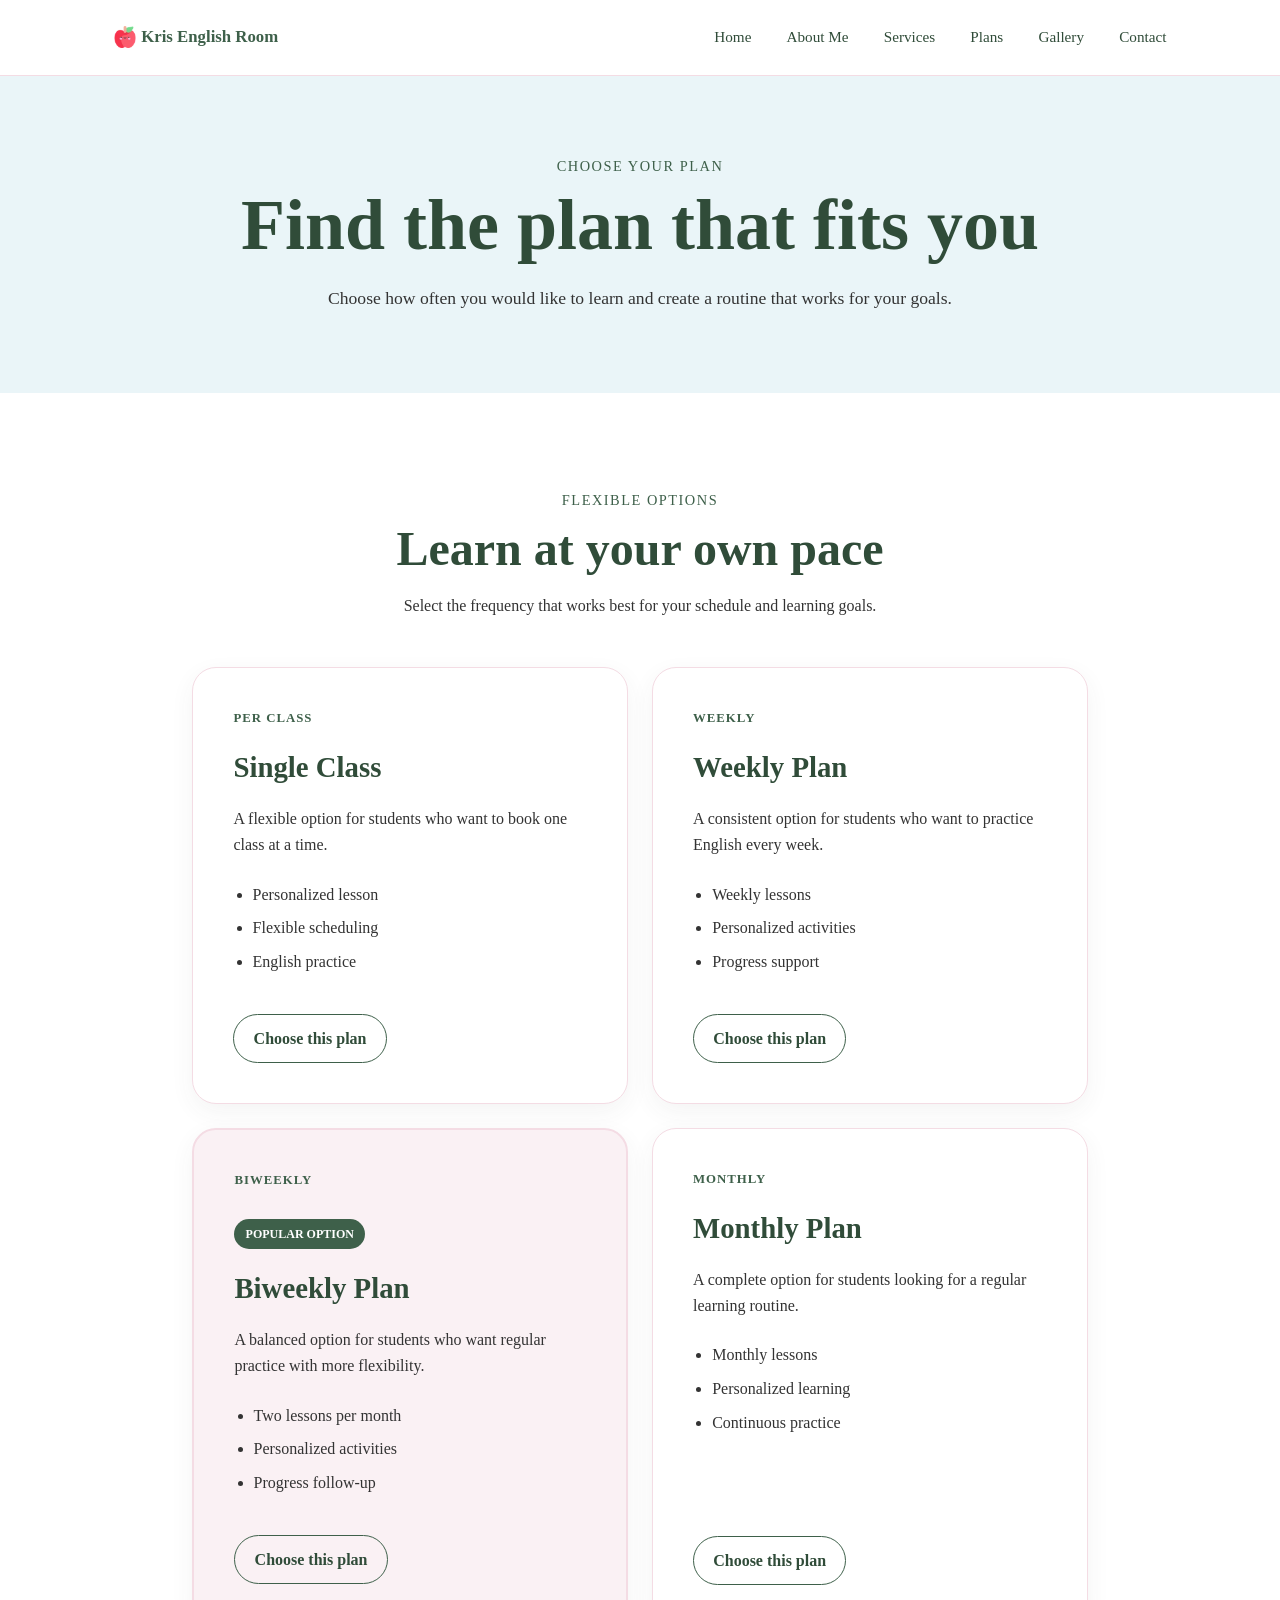
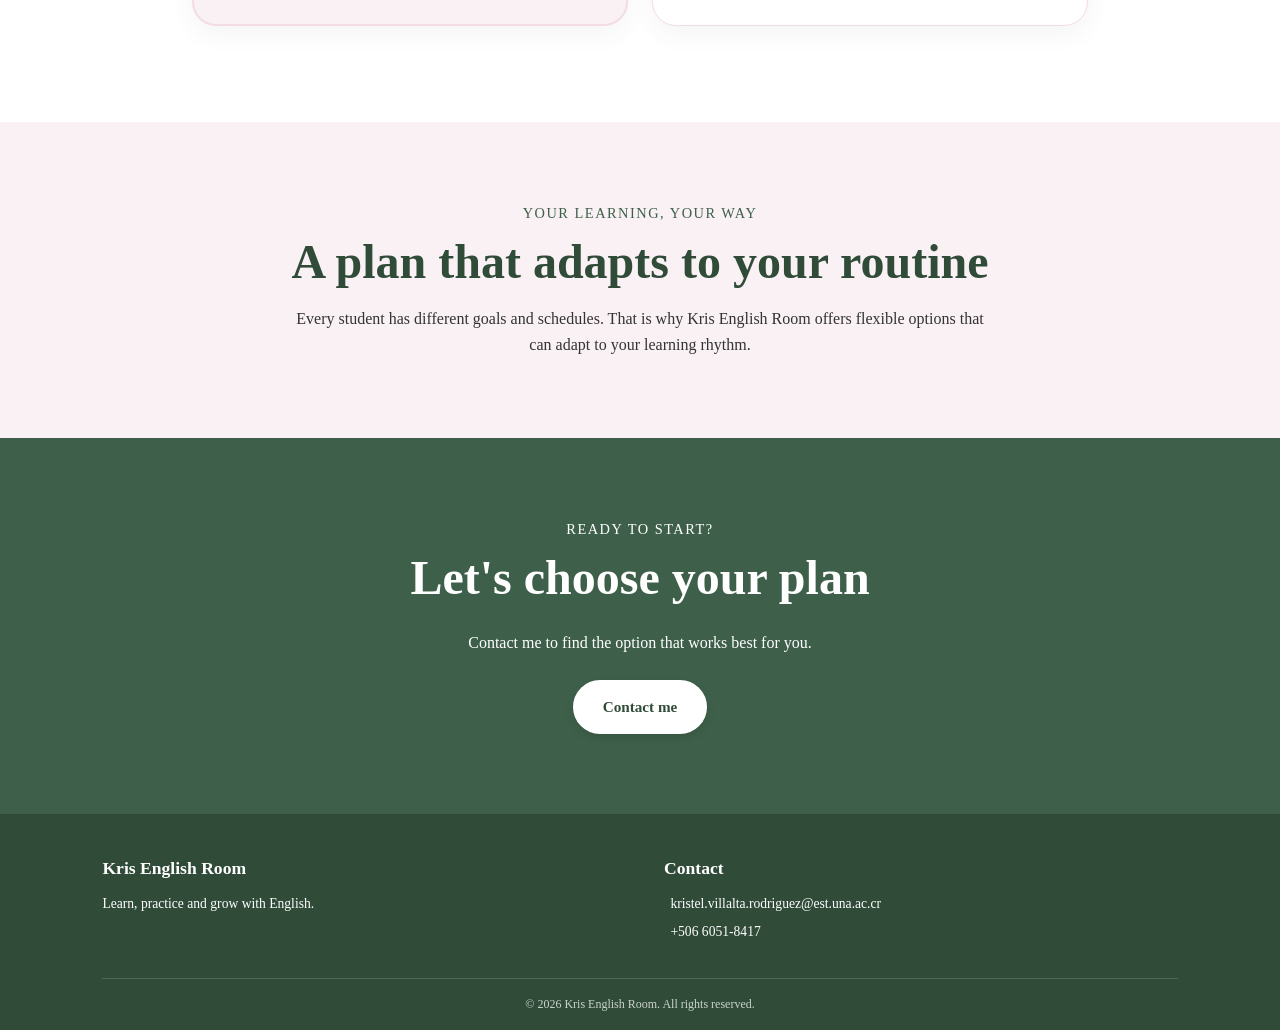
<file: plans.html>
<!DOCTYPE html>
<html lang="en">

<head>

    <meta charset="UTF-8">
    <meta name="viewport" content="width=device-width, initial-scale=1.0">

    <meta name="description"
        content="Explore the English learning plans at Kris English Room. Find a study plan that matches your learning goals and language level.">

    <link rel="stylesheet" href="style.css">

    <link rel="apple-touch-icon" sizes="180x180" href="img/favicon_io/apple-touch-icon.png">
    <link rel="icon" type="image/png" sizes="32x32" href="img/favicon_io/favicon-32x32.png">
    <link rel="icon" type="image/png" sizes="16x16" href="img/favicon_io/favicon-16x16.png">
    <link rel="manifest" href="img/favicon_io/site.webmanifest">

    <title>Plans | Kris English Room</title>

</head>
<body>


<!-- HEADER -->
<header class="encabezado">
    <nav id="menu-principal" aria-label="Main navigation">

        <a class="logo" href="home.html">
            <img src="img/favicon_io/logo-kris-70.webp" alt="Kris English Room logo" width="70" height="70">
            <span>Kris English Room</span>
        </a>

        <button class="menu-toggle" type="button" aria-label="Open navigation menu" aria-controls="menu-principal"
            aria-expanded="false">
            <span aria-hidden="true">☰</span>
        </button>

        <a href="home.html">Home</a>
        <a href="about-me.html">About Me</a>
        <a href="services.html">Services</a>
        <a href="plans.html" aria-current="page">Plans</a>
        <a href="gallery.html">Gallery</a>
        <a href="contact.html">Contact</a>

    </nav>
</header>

    <!-- MAIN -->
    <main>

        <!-- PLANS INTRODUCTION -->
        <section class="planes-intro">

            <p class="seccion-subtitulo">
                CHOOSE YOUR PLAN
            </p>

            <h1>
                Find the plan that fits you
            </h1>

            <p>
                Choose how often you would like to learn and
                create a routine that works for your goals.
            </p>

        </section>

        <!-- PLANS -->
        <section class="planes">

            <header class="planes-encabezado">

                <p class="seccion-subtitulo">
                    FLEXIBLE OPTIONS
                </p>

                <h2>
                    Learn at your own pace
                </h2>

                <p>
                    Select the frequency that works best for
                    your schedule and learning goals.
                </p>

            </header>

            <section class="planes-grid">
                <h2 class="visually-hidden">Available English learning plans</h2>

                <article class="plan-card">

                    <span class="plan-frecuencia">
                        PER CLASS
                    </span>

                    <h3>
                        Single Class
                    </h3>

                    <p>
                        A flexible option for students who want
                        to book one class at a time.
                    </p>

                    <ul>
                        <li>Personalized lesson</li>
                        <li>Flexible scheduling</li>
                        <li>English practice</li>
                    </ul>

                    <a class="plan-boton" href="contact.html" aria-label="Choose the Single Class plan">
                        Choose this plan
                    </a>

                </article>

                <article class="plan-card">

                    <span class="plan-frecuencia">
                        WEEKLY
                    </span>

                    <h3>
                        Weekly Plan
                    </h3>

                    <p>
                        A consistent option for students who want
                        to practice English every week.
                    </p>

                    <ul>
                        <li>Weekly lessons</li>
                        <li>Personalized activities</li>
                        <li>Progress support</li>
                    </ul>

               <a class="plan-boton" href="contact.html"
   aria-label="Choose the Weekly Plan">
    Choose this plan
</a>

                </article>

                <article class="plan-card plan-destacado">

                    <span class="plan-frecuencia">
                        BIWEEKLY
                    </span>

                    <p class="plan-etiqueta">
                        POPULAR OPTION
                    </p>

                    <h3>
                        Biweekly Plan
                    </h3>

                    <p>
                        A balanced option for students who want
                        regular practice with more flexibility.
                    </p>

                    <ul>
                        <li>Two lessons per month</li>
                        <li>Personalized activities</li>
                        <li>Progress follow-up</li>
                    </ul>

             <a class="plan-boton" href="contact.html"
   aria-label="Choose the Biweekly Plan">
    Choose this plan
</a>
                </article>

                <article class="plan-card">

                    <span class="plan-frecuencia">
                        MONTHLY
                    </span>

                    <h3>
                        Monthly Plan
                    </h3>

                    <p>
                        A complete option for students looking
                        for a regular learning routine.
                    </p>

                    <ul>
                        <li>Monthly lessons</li>
                        <li>Personalized learning</li>
                        <li>Continuous practice</li>
                    </ul>

                    <a class="plan-boton" href="contact.html" aria-label="Choose the Monthly Plan">
                        Choose this plan
                    </a>

                </article>

            </section>

        </section>

        <!-- INFORMATION -->
        <section class="planes-info">
            <h2 class="visually-hidden">Additional information about the plans</h2>

            <article>

                <p class="seccion-subtitulo">
                    YOUR LEARNING, YOUR WAY
                </p>

                <h2>
                    A plan that adapts to your routine
                </h2>

                <p>
                    Every student has different goals and schedules.
                    That is why Kris English Room offers flexible
                    options that can adapt to your learning rhythm.
                </p>

            </article>

        </section>

        <!-- CALL TO ACTION -->
        <section class="llamada-accion">

            <header>

                <p class="seccion-subtitulo">
                    READY TO START?
                </p>

                <h2>
                    Let's choose your plan
                </h2>

            </header>

            <p>
                Contact me to find the option that works best for you.
            </p>

<a class="hero-boton" href="contact.html"
   aria-label="Contact Kris English Room to discuss a learning plan">
    Contact me
</a>

        </section>

    </main>

    <!-- BACK TO TOP -->
    <button id="back-to-top" aria-label="Back to top">
        ↑
    </button>

    <!-- FOOTER -->
    <footer>

        <section class="footer-contenido">
            <h2 class="visually-hidden">Footer information</h2>

            <section class="footer-columna">
                <h3>Kris English Room</h3>
                <p>Learn, practice and grow with English.</p>
            </section>

            <section class="footer-columna">
                <h3>Contact</h3>

                <p>
                    <i class="fa-solid fa-envelope" aria-hidden="true"></i>
                    <a href="mailto:kristel.villalta.rodriguez@est.una.ac.cr">
                        kristel.villalta.rodriguez@est.una.ac.cr
                    </a>
                </p>

                <p>
                    <i class="fa-solid fa-phone" aria-hidden="true"></i>
                    <a href="tel:+50660518417">
                        +506 6051-8417
                    </a>
                </p>
            </section>

        </section>

        <p class="footer-derechos">
            &copy; <span id="footer-year"></span> Kris English Room.
            All rights reserved.
        </p>

    </footer>

    <script src="script.js"></script>

</body>

</html>
</file>
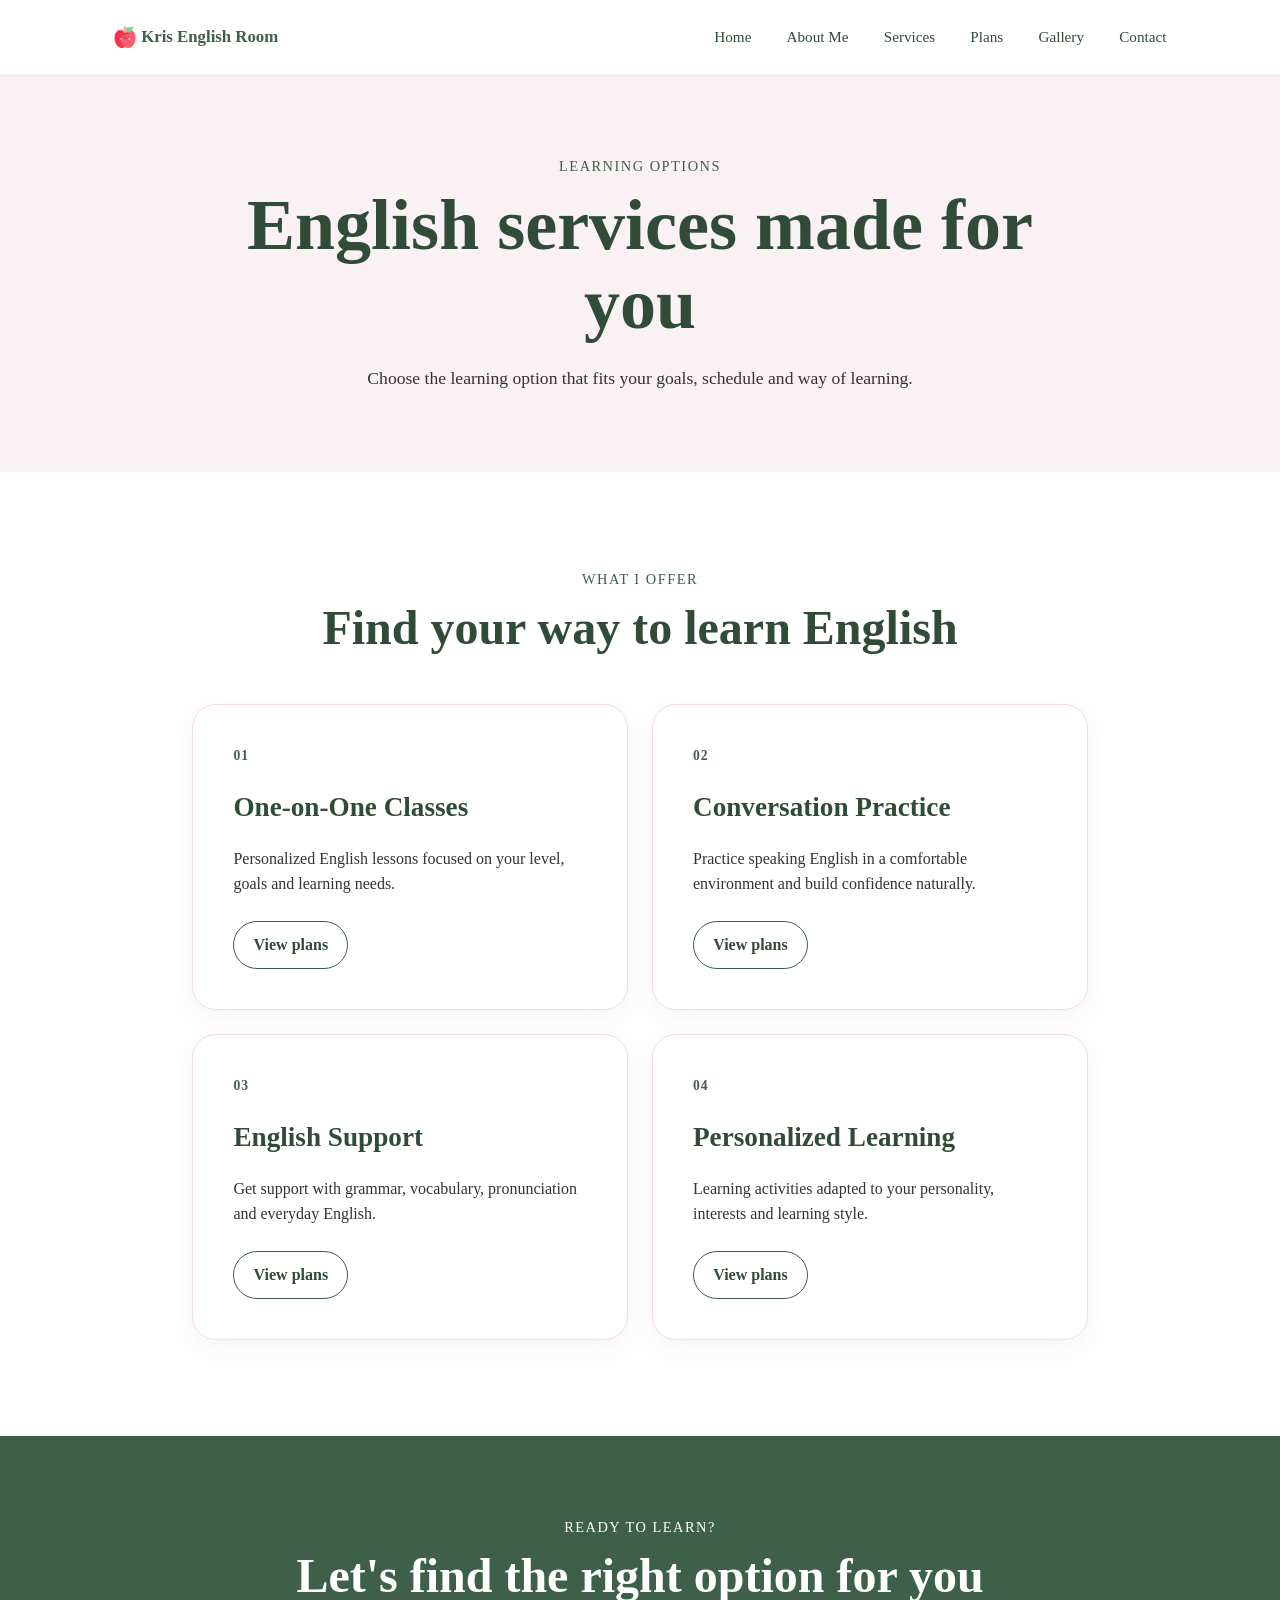
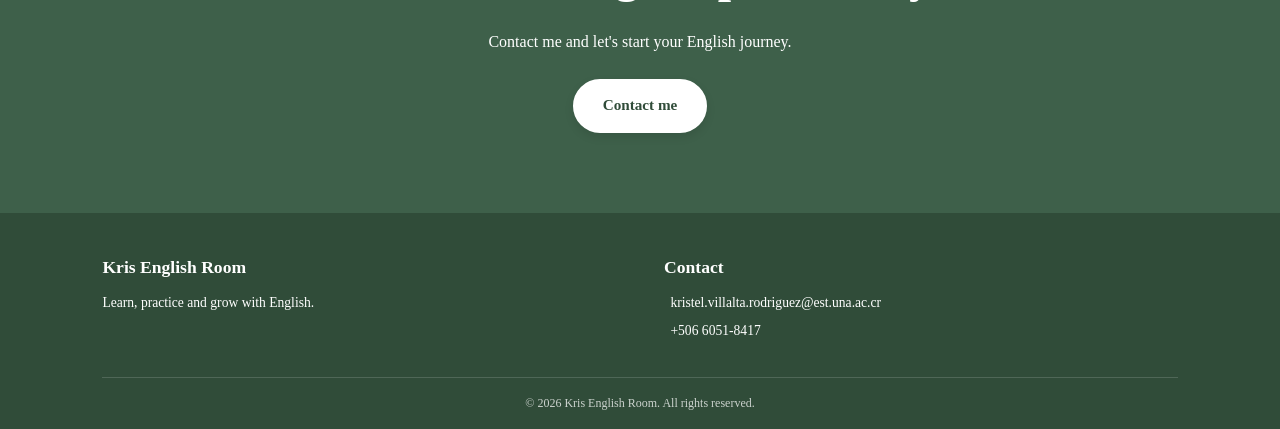
<file: services.html>
<!DOCTYPE html>
<html lang="en">

<head>

    <meta charset="UTF-8">
    <meta name="viewport" content="width=device-width, initial-scale=1.0">

    <meta name="description"
        content="Explore the English learning services offered by Kris English Room. Discover lessons and resources designed to improve your language skills.">

    <link rel="stylesheet" href="style.css">

    <link rel="apple-touch-icon" sizes="180x180" href="img/favicon_io/apple-touch-icon.png">
    <link rel="icon" type="image/png" sizes="32x32" href="img/favicon_io/favicon-32x32.png">
    <link rel="icon" type="image/png" sizes="16x16" href="img/favicon_io/favicon-16x16.png">
    <link rel="manifest" href="img/favicon_io/site.webmanifest">

    <title>Services | Kris English Room</title>

</head>

<body>


<!-- HEADER -->
<header class="encabezado">
    <nav id="menu-principal" aria-label="Main navigation">

        <a class="logo" href="home.html">
            <img src="img/favicon_io/logo-kris-70.webp"
                 alt="Kris English Room logo"
                 width="70"
                 height="70">
            <span>Kris English Room</span>
        </a>

        <button class="menu-toggle"
                type="button"
                aria-label="Open navigation menu"
                aria-controls="menu-principal"
                aria-expanded="false">
            <span aria-hidden="true">☰</span>
        </button>

        <a href="home.html">Home</a>
        <a href="about-me.html">About Me</a>
        <a href="services.html" aria-current="page">Services</a>
        <a href="plans.html">Plans</a>
        <a href="gallery.html">Gallery</a>
        <a href="contact.html">Contact</a>

    </nav>
</header>

    <!-- MAIN -->

    <main>

        <section class="servicios-intro">

            <p class="seccion-subtitulo">
                LEARNING OPTIONS
            </p>

            <h1>
                English services made for you
            </h1>

            <p>
                Choose the learning option that fits your goals,
                schedule and way of learning.
            </p>

        </section>


        <!-- SERVICE CARDS -->

        <section class="servicios">

            <header class="servicios-encabezado">

                <p class="seccion-subtitulo">
                    WHAT I OFFER
                </p>

                <h2>
                    Find your way to learn English
                </h2>

            </header>


            <section class="servicios-grid">
                <h2 class="visually-hidden">English learning services</h2>

                <article class="servicio-card">

                    <span class="servicio-numero">
                        01
                    </span>

                    <h3>
                        One-on-One Classes
                    </h3>

                    <p>
                        Personalized English lessons focused on
                        your level, goals and learning needs.
                    </p>

                    <a class="servicio-boton" href="plans.html">
                        View plans
                    </a>

                </article>


                <article class="servicio-card">

                    <span class="servicio-numero">
                        02
                    </span>

                    <h3>
                        Conversation Practice
                    </h3>

                    <p>
                        Practice speaking English in a comfortable
                        environment and build confidence naturally.
                    </p>

                    <a class="servicio-boton" href="plans.html">
                        View plans
                    </a>

                </article>


                <article class="servicio-card">

                    <span class="servicio-numero">
                        03
                    </span>

                    <h3>
                        English Support
                    </h3>

                    <p>
                        Get support with grammar, vocabulary,
                        pronunciation and everyday English.
                    </p>

                    <a class="servicio-boton" href="plans.html">
                        View plans
                    </a>

                </article>


                <article class="servicio-card">

                    <span class="servicio-numero">
                        04
                    </span>

                    <h3>
                        Personalized Learning
                    </h3>

                    <p>
                        Learning activities adapted to your
                        personality, interests and learning style.
                    </p>

                    <a class="servicio-boton" href="plans.html">
                        View plans
                    </a>

                </article>

            </section>

        </section>


        <!-- CALL TO ACTION -->

        <section class="llamada-accion">

            <header>

                <p class="seccion-subtitulo">
                    READY TO LEARN?
                </p>

                <h2>
                    Let's find the right option for you
                </h2>

            </header>

            <p>
                Contact me and let's start your English journey.
            </p>

            <a class="hero-boton" href="contact.html">
                Contact me
            </a>

        </section>

    </main>


    <!-- BACK TO TOP -->

    <button id="back-to-top" aria-label="Back to top">
        ↑
    </button>


    <!-- FOOTER -->

 <footer>
    <section class="footer-contenido">
        <h2 class="visually-hidden">Footer information</h2>

        <section class="footer-columna">
            <h3>Kris English Room</h3>
            <p>Learn, practice and grow with English.</p>
        </section>

        <section class="footer-columna">
            <h3>Contact</h3>

            <p>
                <i class="fa-solid fa-envelope"></i>
                <a href="mailto:kristel.villalta.rodriguez@est.una.ac.cr">
                    kristel.villalta.rodriguez@est.una.ac.cr
                </a>
            </p>

            <p>
                <i class="fa-solid fa-phone"></i>
                <a href="tel:+50660518417">
                    +506 6051-8417
                </a>
            </p>
        </section>

    </section>

    <p class="footer-derechos">
        &copy; <span id="footer-year"></span> Kris English Room.
        All rights reserved.
    </p>
</footer>
    <script src="script.js"></script>

</body>

</html>
</file>
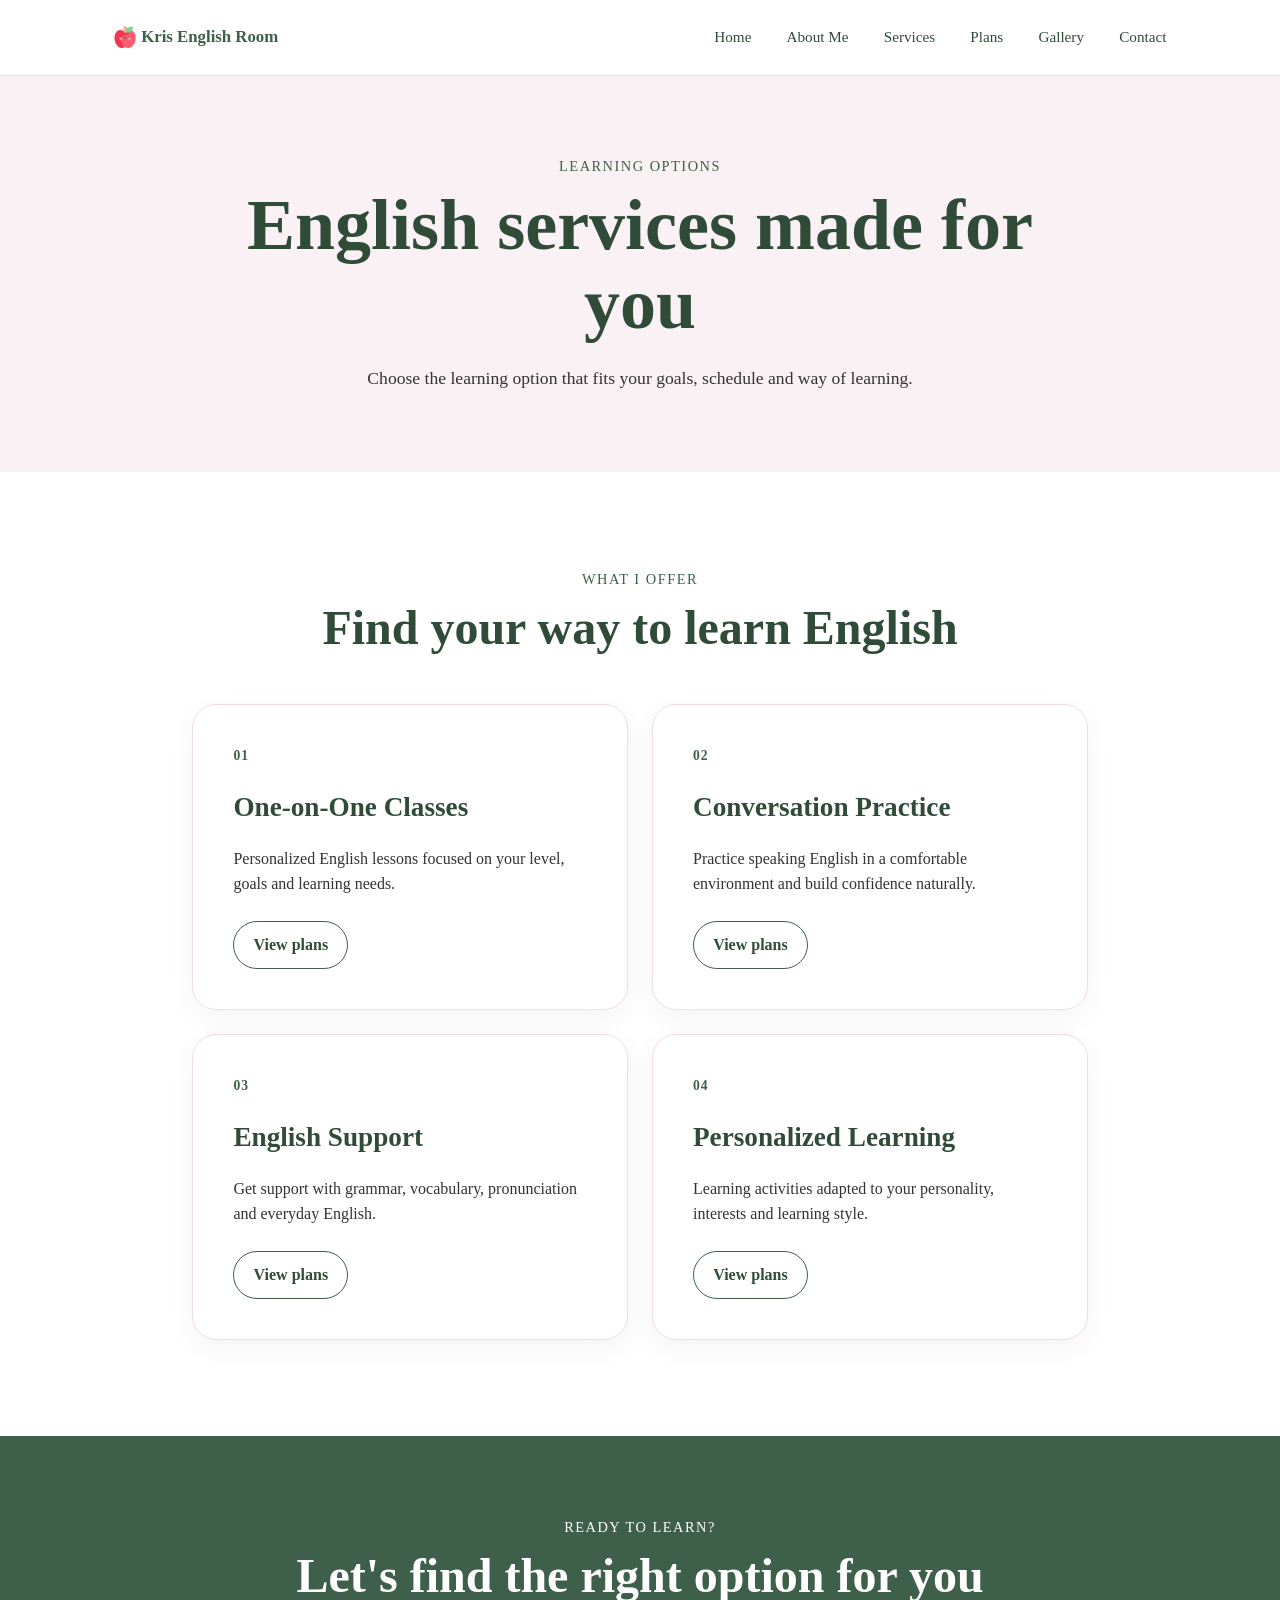
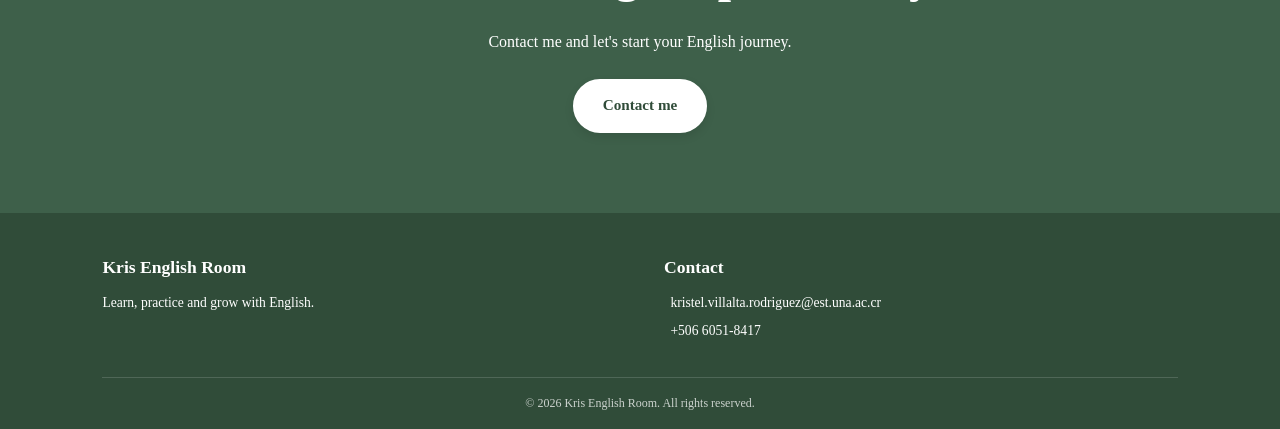
<file: servicios.html>
<!DOCTYPE html>
<html lang="en">

<head>

    <meta charset="UTF-8">
    <meta name="viewport" content="width=device-width, initial-scale=1.0">

    <link rel="stylesheet" href="style.css">
 

    <link rel="apple-touch-icon" sizes="180x180" href="img/favicon_io/apple-touch-icon.png">

    <link rel="icon" type="image/png" sizes="32x32" href="img/favicon_io/favicon-32x32.png">

    <link rel="icon" type="image/png" sizes="16x16" href="img/favicon_io/favicon-16x16.png">

    <link rel="manifest" href="img/favicon_io/site.webmanifest">

    <title>Services | Kris English Room</title>

</head>

<body>

   <!-- HEADER -->
<header class="encabezado">
    <nav aria-label="Main navigation">

        <a class="logo" href="index.html">
            <img src="img/favicon_io/apple-touch-icon.png"
                 alt="Kris English Room logo">
            <span>Kris English Room</span>
        </a>

        <button
            class="menu-toggle"
            type="button"
            aria-label="Open navigation menu"
            aria-controls="menu-principal"
            aria-expanded="false">
            <span aria-hidden="true">☰</span>
        </button>

        <a href="index.html">Home</a>
        <a href="nosotros.html">About Me</a>
        <a href="servicios.html">Services</a>
        <a href="planes.html">Plans</a>
        <a href="galeria.html">Gallery</a>
        <a href="contacto.html">Contact</a>

    </nav>
</header>

    <!-- MAIN -->

    <main>

        <section class="servicios-intro">

            <p class="seccion-subtitulo">
                LEARNING OPTIONS
            </p>

            <h1>
                English services made for you
            </h1>

            <p>
                Choose the learning option that fits your goals,
                schedule and way of learning.
            </p>

        </section>


        <!-- SERVICE CARDS -->

        <section class="servicios">

            <header class="servicios-encabezado">

                <p class="seccion-subtitulo">
                    WHAT I OFFER
                </p>

                <h2>
                    Find your way to learn English
                </h2>

            </header>


            <section class="servicios-grid">

                <article class="servicio-card">

                    <span class="servicio-numero">
                        01
                    </span>

                    <h3>
                        One-on-One Classes
                    </h3>

                    <p>
                        Personalized English lessons focused on
                        your level, goals and learning needs.
                    </p>

                    <a class="servicio-boton" href="planes.html">
                        View plans
                    </a>

                </article>


                <article class="servicio-card">

                    <span class="servicio-numero">
                        02
                    </span>

                    <h3>
                        Conversation Practice
                    </h3>

                    <p>
                        Practice speaking English in a comfortable
                        environment and build confidence naturally.
                    </p>

                    <a class="servicio-boton" href="planes.html">
                        View plans
                    </a>

                </article>


                <article class="servicio-card">

                    <span class="servicio-numero">
                        03
                    </span>

                    <h3>
                        English Support
                    </h3>

                    <p>
                        Get support with grammar, vocabulary,
                        pronunciation and everyday English.
                    </p>

                    <a class="servicio-boton" href="planes.html">
                        View plans
                    </a>

                </article>


                <article class="servicio-card">

                    <span class="servicio-numero">
                        04
                    </span>

                    <h3>
                        Personalized Learning
                    </h3>

                    <p>
                        Learning activities adapted to your
                        personality, interests and learning style.
                    </p>

                    <a class="servicio-boton" href="planes.html">
                        View plans
                    </a>

                </article>

            </section>

        </section>


        <!-- CALL TO ACTION -->

        <section class="llamada-accion">

            <header>

                <p class="seccion-subtitulo">
                    READY TO LEARN?
                </p>

                <h2>
                    Let's find the right option for you
                </h2>

            </header>

            <p>
                Contact me and let's start your English journey.
            </p>

            <a class="hero-boton" href="contacto.html">
                Contact me
            </a>

        </section>

    </main>


    <!-- BACK TO TOP -->

    <button id="back-to-top" aria-label="Back to top">
        ↑
    </button>


    <!-- FOOTER -->

 <footer>
    <section class="footer-contenido">

        <section class="footer-columna">
            <h3>Kris English Room</h3>
            <p>Learn, practice and grow with English.</p>
        </section>

        <section class="footer-columna">
            <h3>Contact</h3>

            <p>
                <i class="fa-solid fa-envelope"></i>
                <a href="mailto:kristel.villalta.rodriguez@est.una.ac.cr">
                    kristel.villalta.rodriguez@est.una.ac.cr
                </a>
            </p>

            <p>
                <i class="fa-solid fa-phone"></i>
                <a href="tel:+50660518417">
                    +506 6051-8417
                </a>
            </p>
        </section>

    </section>

    <p class="footer-derechos">
        &copy; <span id="footer-year"></span> Kris English Room.
        All rights reserved.
    </p>
</footer>
    <script src="script.js"></script>

</body>

</html>
</file>
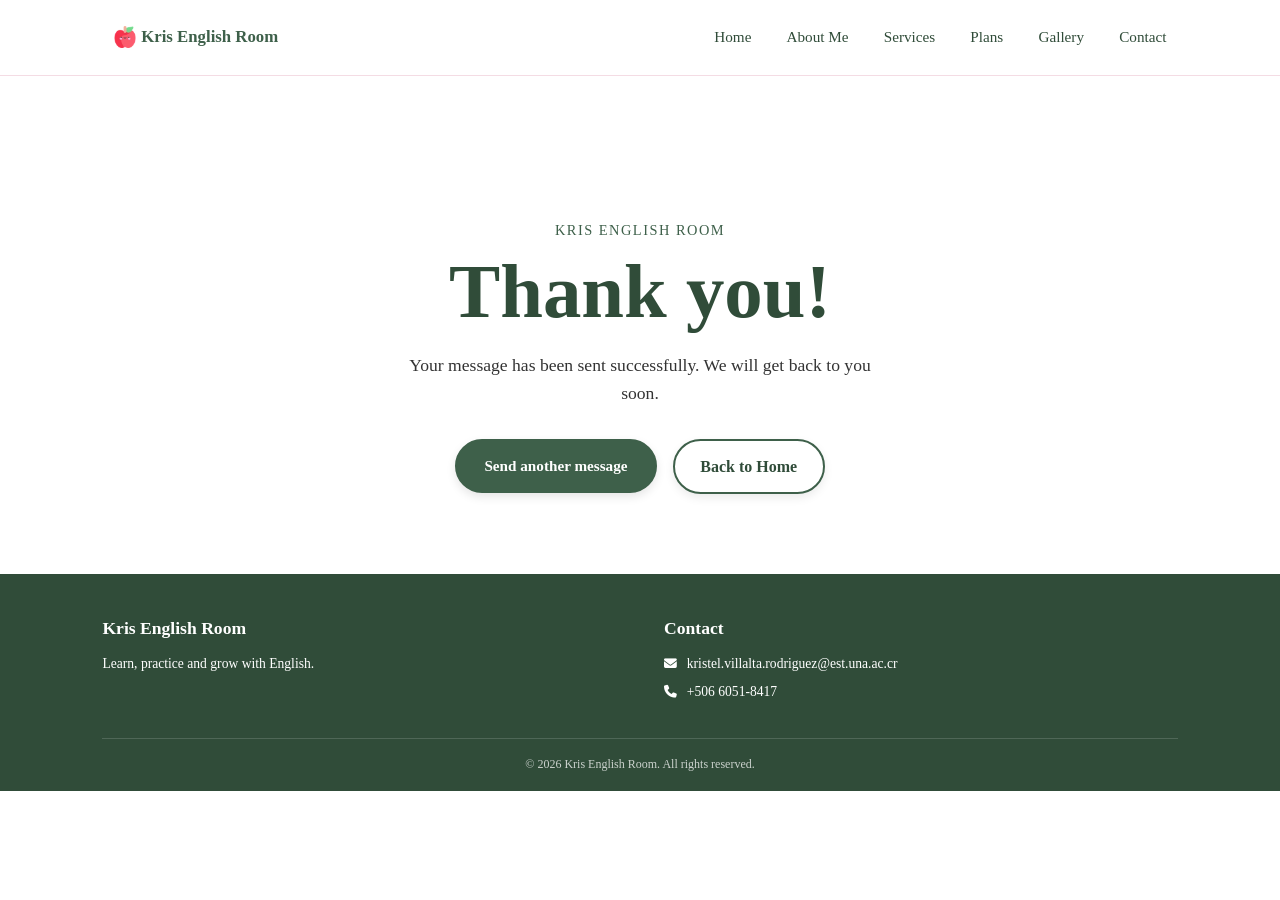
<file: thank-you.html>
<!DOCTYPE html>
<html lang="en">

<head>
    <meta charset="UTF-8">
    <meta name="viewport" content="width=device-width, initial-scale=1.0">

    <meta name="description"
        content="Thank you for contacting Kris English Room. Your message has been received.">

    <meta name="robots" content="noindex, follow">

    <title>Thank You | Kris English Room</title>

    <link rel="stylesheet" href="style.css">

    <link rel="apple-touch-icon" sizes="180x180" href="img/favicon_io/apple-touch-icon.png">
    <link rel="icon" type="image/png" sizes="32x32" href="img/favicon_io/favicon-32x32.png">

    <link rel="stylesheet" href="https://cdnjs.cloudflare.com/ajax/libs/font-awesome/6.7.2/css/all.min.css">
</head>

<body>


<!-- HEADER -->
<header class="encabezado">
    <nav id="menu-principal" aria-label="Main navigation">

        <a class="logo" href="home.html">
            <img src="img/favicon_io/logo-kris-70.webp"
                 alt="Kris English Room logo"
                 width="70"
                 height="70">
            <span>Kris English Room</span>
        </a>

        <button class="menu-toggle"
                type="button"
                aria-label="Open navigation menu"
                aria-controls="menu-principal"
                aria-expanded="false">
            <span aria-hidden="true">☰</span>
        </button>

        <a href="home.html">Home</a>
        <a href="about-me.html">About Me</a>
        <a href="services.html">Services</a>
        <a href="plans.html">Plans</a>
        <a href="gallery.html">Gallery</a>
        <a href="contact.html">Contact</a>

    </nav>
</header>

    <!-- MAIN -->
    <main>

        <!-- THANK YOU -->
        <section class="gracias">

            <p class="seccion-subtitulo">KRIS ENGLISH ROOM</p>

            <h1>Thank you!</h1>

            <p>
                Your message has been sent successfully.
                We will get back to you soon.
            </p>

            <section class="gracias-botones">
                <h2 class="visually-hidden">Navigation options</h2>

                <a href="contact.html" class="hero-boton">
                    Send another message
                </a>

                <a href="home.html" class="boton-secundario">
                    Back to Home
                </a>

            </section>

        </section>

    </main>

    <!-- FOOTER -->
    <footer>

        <section class="footer-contenido">
            <h2 class="visually-hidden">Footer information</h2>

            <section class="footer-columna">

<h3>Kris English Room</h3>
                <p>
                    Learn, practice and grow with English.
                </p>

            </section>

            <section class="footer-columna">

                <h3>Contact</h3>

                <p>
                    <i class="fa-solid fa-envelope" aria-hidden="true"></i>

                    <a href="mailto:kristel.villalta.rodriguez@est.una.ac.cr">
                        kristel.villalta.rodriguez@est.una.ac.cr
                    </a>
                </p>

                <p>
                    <i class="fa-solid fa-phone" aria-hidden="true"></i>

                    <a href="tel:+50660518417">
                        +506 6051-8417
                    </a>
                </p>

            </section>

        </section>

        <p class="footer-derechos">
            &copy; <span id="footer-year"></span>
            Kris English Room. All rights reserved.
        </p>

    </footer>

    <script src="script.js"></script>

</body>

</html>
</file>
<file: style.css>
/* =========================================
   COSAS EN COMÚN
========================================= */
/* =========================================
   VARIABLES
========================================= */
:root {
  --verde-palo: #3e604a;
  --verde-oscuro: #304c39;
  --rosado-palo: #f4dce4;
  --rosado-suave: #faf1f4;
  --celeste-claro: #eaf5f8;
  --blanco: #ffffff;
  --texto: #333333;
  --fuente-titulo: "Times New Roman", serif;
  --fuente-texto: "Times New Roman", serif;
  --ancho-maximo: 1100px;
}
/* =========================================
   CONFIGURACIÓN GENERAL
========================================= */
* {
  margin: 0;
  padding: 0;
  box-sizing: border-box;
}
html {
  scroll-behavior: smooth;
}
body {
  font-family: var(--fuente-texto);
  background-color: var(--blanco);
  color: var(--texto);
  line-height: 1.6;
}
img {
  max-width: 100%;
  display: block;
}
/* =========================================
   HEADER Y NAVEGACIÓN
========================================= */
.encabezado {
  position: fixed;
  top: 0;
  left: 0;
  width: 100%;
  z-index: 100;
  background-color: var(--blanco);
  padding: 1rem 8%;
  border-bottom: 1px solid var(--rosado-palo);
}
.encabezado nav {
  max-width: var(--ancho-maximo);
  margin: 0 auto;
  display: flex;
  align-items: center;
  justify-content: flex-end;
  gap: 0.8rem;
  flex-wrap: wrap;
}
.encabezado nav > a {
  color: var(--verde-oscuro);
  text-decoration: none;
  font-size: 0.95rem;
  padding: 0.5rem 0.7rem;
}
.encabezado nav > a:focus-visible {
  outline: 2px solid var(--verde-palo);
  outline-offset: 3px;
}
.encabezado nav > a:not(.logo) {
  display: inline-block;
  transition:
    color 0.3s ease,
    transform 0.3s ease;
}
.encabezado nav > a:not(.logo):hover {
  color: var(--verde-palo);
  transform: translateY(-4px);
}
.encabezado nav .logo {
  display: flex;
  align-items: center;
  gap: 0.35rem;
  margin-right: auto;
  color: var(--verde-palo);
  font-family: var(--fuente-titulo);
  font-size: 1.05rem;
  font-weight: bold;
  text-decoration: none;
  white-space: nowrap;
  transition:
    color 0.3s ease,
    transform 0.3s ease;
}
.encabezado nav .logo:hover {
  color: var(--verde-oscuro);
  transform: translateY(-2px);
}
.encabezado nav .logo img {
  width: 22px;
  height: 22px;
  object-fit: contain;
  flex-shrink: 0;
}
.encabezado nav .logo span {
  display: inline-block;
  white-space: nowrap;
}
/* =========================================
   ESPACIO PARA EL HEADER FIJO
========================================= */
main {
  padding-top: 75px;
}
/* =========================================
   TEXTOS Y TÍTULOS COMUNES
========================================= */
.seccion-subtitulo {
  color: var(--verde-palo);
  font-size: 0.9rem;
  letter-spacing: 1.5px;
  margin-bottom: 0.5rem;
}
section h2 {
  color: var(--verde-oscuro);
  font-family: var(--fuente-titulo);
  font-size: clamp(2rem, 4vw, 3rem);
  line-height: 1.2;
}

/* =========================================
   BOTÓN PRINCIPAL
========================================= */
.hero-boton {
  display: inline-block;
  background-color: var(--verde-palo);
  color: var(--blanco);
  padding: 0.8rem 1.7rem;
  border: 2px solid var(--verde-palo);
  border-radius: 30px;
  text-decoration: none;
  font-family: var(--fuente-texto);
  font-size: 0.95rem;
  font-weight: bold;
  cursor: pointer;
  box-shadow: 0 4px 10px rgba(0, 0, 0, 0.10);
  transition: all 0.3s ease;
}

.hero-boton:hover {
  background-color: var(--verde-oscuro);
  border-color: var(--verde-oscuro);
  color: var(--blanco);
  transform: translateY(-4px);
  box-shadow: 0 8px 18px rgba(0, 0, 0, 0.18);
}

.hero-boton:active {
  transform: translateY(-1px) scale(0.97);
}

.hero-boton:focus-visible {
  outline: 2px solid var(--verde-oscuro);
  outline-offset: 4px;
}

/* =========================================
   BOTÓN SECUNDARIO
========================================= */
.boton-secundario {
  display: inline-block;
  margin-top: 1.5rem;
  background-color: var(--blanco);
  color: var(--verde-oscuro);
  border: 2px solid var(--verde-palo);
  border-radius: 30px;
  padding: 0.8rem 1.6rem;
  text-decoration: none;
  font-family: var(--fuente-texto);
  font-size: 1rem;
  font-weight: bold;
  cursor: pointer;
  box-shadow: 0 4px 10px rgba(0, 0, 0, 0.08);
  transition: all 0.3s ease;
}

.boton-secundario:hover {
  background-color: var(--verde-palo);
  color: var(--blanco);
  transform: translateY(-4px);
  box-shadow: 0 8px 18px rgba(0, 0, 0, 0.15);
}

.boton-secundario:active {
  transform: translateY(-1px) scale(0.97);
}

.boton-secundario:focus-visible {
  outline: 2px solid var(--verde-oscuro);
  outline-offset: 4px;
}

/* =========================================
   TARJETAS COMUNES
========================================= */
.tarjeta {
  background-color: var(--blanco);
  border: 1px solid var(--rosado-palo);
  border-radius: 20px;
  padding: 2rem;
  box-shadow: 0 8px 25px rgba(61, 61, 61, 0.06);
  transition:
    transform 0.3s ease,
    box-shadow 0.3s ease;
}
.tarjeta:hover {
  transform: translateY(-6px);
  box-shadow: 0 12px 30px rgba(61, 61, 61, 0.12);
}
/* =========================================
   LLAMADA A LA ACCIÓN
========================================= */
.llamada-accion {
  background-color: var(--verde-palo);
  color: var(--blanco);
  padding: 5rem 8%;
  text-align: center;
}
.llamada-accion > header {
  margin-bottom: 1.5rem;
}
.llamada-accion .seccion-subtitulo {
  color: var(--blanco);
}
.llamada-accion h2 {
  color: var(--blanco);
}
.llamada-accion > p {
  max-width: 650px;
  margin: 0 auto;
}
.llamada-accion .hero-boton {
  margin-top: 1.5rem;
  background-color: var(--blanco);
  color: var(--verde-oscuro);
  border-color: var(--blanco);
}
.llamada-accion .hero-boton:hover {
  background-color: var(--rosado-suave);
  color: var(--verde-oscuro);
  border-color: var(--rosado-suave);
}
/* =========================================
   BACK TO TOP
========================================= */
#back-to-top {
  position: fixed;
  right: 1.5rem;
  bottom: 1.5rem;
  width: 45px;
  height: 45px;
  border: none;
  border-radius: 50%;
  background-color: var(--verde-oscuro);
  color: var(--blanco);
  font-family: var(--fuente-texto);
  font-size: 1.3rem;
  font-weight: bold;
  cursor: pointer;
  opacity: 0;
  visibility: hidden;
  transition: 0.3s ease;
  z-index: 1000;
}
#back-to-top:hover {
  background-color: var(--verde-palo);
  transform: translateY(-2px);
}
#back-to-top.mostrar {
  opacity: 1;
  visibility: visible;
}
/* =========================================
   FOOTER
========================================= */
footer {
  background-color: var(--verde-oscuro);
  color: var(--blanco);
  padding: 2.5rem 8% 1rem;
}
footer .footer-contenido {
  max-width: var(--ancho-maximo);
  margin: 0 auto 1.8rem;
  display: grid;
  grid-template-columns: 1fr 1fr;
  gap: 3rem;
}
footer .footer-columna h3 {
  font-family: var(--fuente-titulo);
  font-size: 1.1rem;
  margin-bottom: 0.7rem;
}
footer .footer-columna p {
  font-size: 0.85rem;
  margin-bottom: 0.4rem;
}
footer .footer-columna a {
  color: var(--blanco);
  text-decoration: none;
  transition: color 0.3s ease;
}
footer .footer-columna a:hover {
  color: var(--rosado-palo);
}
footer .footer-columna i {
  margin-right: 0.4rem;
  font-size: 0.8rem;
}
footer .footer-derechos {
  max-width: var(--ancho-maximo);
  margin: 0 auto;
  padding-top: 1rem;
  border-top: 1px solid rgba(255, 255, 255, 0.2);
  text-align: center;
  font-size: 0.75rem;
  opacity: 0.75;
}
/* =========================================
   NO COMÚN - HOME
========================================= */
/* =========================================
   HERO
========================================= */
.hero {
  min-height: 650px;
  background-color: var(--rosado-suave);
  display: grid;
  grid-template-columns:
    minmax(0, 1fr)
    minmax(300px, 1fr);
  align-items: center;
  gap: 3rem;
  padding: 5rem 8%;
  text-align: left;
}
.hero .hero-contenido {
  max-width: 520px;
}
.hero .hero-subtitulo {
  color: var(--verde-oscuro);
  font-size: 0.9rem;
  font-weight: bold;
  letter-spacing: 2px;
  margin-bottom: 1rem;
}
.hero h1 {
  color: var(--verde-oscuro);
  font-family: var(--fuente-titulo);
  font-size: clamp(2.8rem, 6vw, 5rem);
  line-height: 1.05;
  margin-bottom: 1.5rem;
}
.hero .hero-descripcion {
  max-width: 470px;
  margin-bottom: 2rem;
  font-size: 1.1rem;
}
.hero .hero-imagen {
  width: 100%;
  display: flex;
  justify-content: center;
  margin: 0;
}
.hero .hero-imagen img {
  width: 100%;
  max-width: 600px;
}
/* =========================================
   BIENVENIDA
========================================= */
.bienvenida {
  max-width: var(--ancho-maximo);
  margin: 0 auto;
  padding: 5rem 8%;
  text-align: center;
}
.bienvenida header {
  margin-bottom: 1.5rem;
}
.bienvenida > p {
  max-width: 700px;
  margin: 0 auto;
  font-size: 1.05rem;
}
/* =========================================
   BENEFICIOS
========================================= */
.beneficios {
  background-color: var(--celeste-claro);
  padding: 5rem 8%;
  text-align: center;
}
.beneficios > header {
  max-width: var(--ancho-maximo);
  margin: 0 auto 3rem;
}
.beneficios .beneficios-contenido {
  max-width: var(--ancho-maximo);
  margin: 0 auto;
  display: grid;
  grid-template-columns: repeat(auto-fit, minmax(220px, 1fr));
  gap: 2rem;
}
.beneficios .beneficio {
  background-color: var(--blanco);
  padding: 2rem;
  border: 1px solid var(--rosado-palo);
  border-radius: 18px;
  box-shadow: 0 4px 15px rgba(61, 61, 61, 0.08);
  transition:
    transform 0.3s ease,
    box-shadow 0.3s ease;
}
.beneficios .beneficio:hover {
  transform: translateY(-5px);
  box-shadow: 0 7px 20px rgba(61, 61, 61, 0.12);
}
.beneficios .beneficio h3 {
  color: var(--verde-oscuro);
  font-family: var(--fuente-titulo);
  font-size: 1.4rem;
  margin-bottom: 0.8rem;
}
.beneficios .beneficio p {
  font-size: 0.95rem;
}
/* =========================================
   VISTA PREVIA DE SERVICIOS
========================================= */
.servicios-preview {
  max-width: var(--ancho-maximo);
  margin: 0 auto;
  padding: 5rem 8%;
  text-align: center;
}
.servicios-preview header {
  margin-bottom: 1.5rem;
}
.servicios-preview > p {
  max-width: 650px;
  margin: 0 auto;
}
/* =========================================
   VISTA PREVIA DE PLANES
========================================= */
.planes-preview {
  background-color: var(--rosado-suave);
  padding: 5rem 8%;
  text-align: center;
}
.planes-preview > header {
  max-width: var(--ancho-maximo);
  margin: 0 auto 1.5rem;
}
.planes-preview > p {
  margin-bottom: 2rem;
}
.planes-preview .planes-opciones {
  max-width: var(--ancho-maximo);
  margin: 0 auto;
  display: grid;
  grid-template-columns: repeat(auto-fit, minmax(190px, 1fr));
  gap: 1.2rem;
}
.planes-preview .planes-opciones article {
  background-color: var(--blanco);
  padding: 1.5rem;
  border: 1px solid var(--rosado-palo);
  border-radius: 15px;
  transition:
    transform 0.3s ease,
    box-shadow 0.3s ease;
}
.planes-preview .planes-opciones article:hover {
  transform: translateY(-5px);
  box-shadow: 0 7px 20px rgba(61, 61, 61, 0.12);
}
.planes-preview .planes-opciones article h3 {
  color: var(--verde-oscuro);
  font-family: var(--fuente-titulo);
  font-size: 1.3rem;
  margin-bottom: 0.5rem;
}
.planes-preview .planes-opciones article p {
  font-size: 0.9rem;
}
/* =========================================
   NO COMÚN - ABOUT ME
========================================= */
/* =========================================
   ABOUT HERO
========================================= */
.about-hero {
  width: 100%;
  min-width: 0;
  min-height: 620px;
  box-sizing: border-box;
  background-color: var(--rosado-suave);
  display: grid;
  grid-template-columns: minmax(0, 1fr) minmax(0, 1fr);
  align-items: center;
  gap: 4rem;
  padding: 5rem 8%;
  overflow: hidden;
}
.about-hero .about-hero-contenido {
  display: block;
  width: 100%;
  min-width: 0;
  max-width: 550px;
  writing-mode: horizontal-tb;
  word-break: normal;
  overflow-wrap: break-word;
}
.about-hero .about-hero-contenido h1 {
  width: 100%;
  color: var(--verde-oscuro);
  font-family: var(--fuente-titulo);
  font-size: clamp(3rem, 7vw, 5.5rem);
  line-height: 1.1;
  margin-bottom: 1.5rem;
}
.about-hero .about-hero-contenido > p:not(.seccion-subtitulo) {
  width: 100%;
  max-width: 480px;
  font-size: 1.15rem;
  line-height: 1.7;
  margin-bottom: 2rem;
}
.about-hero .about-hero-imagen {
  display: flex;
  justify-content: center;
  align-items: center;
  width: 100%;
  min-width: 0;
  margin: 0;
}
.about-hero .about-hero-imagen img {
  display: block;
  width: 100%;
  max-width: 500px;
  height: auto;
  object-fit: contain;
  filter: drop-shadow(0 15px 20px rgba(61, 61, 61, 0.12));
}
/* =========================================
   ABOUT HERO EN CELULARES
========================================= */
@media (max-width: 719px) {
  .about-hero {
    grid-template-columns: minmax(0, 1fr);
    gap: 1.5rem;
    min-height: auto;
    padding: 2rem 1.25rem 3rem;
    text-align: center;
  }
  .about-hero .about-hero-contenido {
    width: 100%;
    min-width: 0;
    max-width: 100%;
    margin: 0;
  }
  .about-hero .about-hero-contenido h1 {
    font-size: clamp(2rem, 9vw, 3rem);
    line-height: 1.2;
  }
  .about-hero .about-hero-contenido > p:not(.seccion-subtitulo) {
    width: 100%;
    max-width: 100%;
    font-size: 1rem;
    line-height: 1.7;
  }
  .about-hero .about-hero-imagen {
    width: 100%;
    max-width: 340px;
    margin: 0 auto;
  }
}
/* =========================================
   SOBRE MÍ
========================================= */
/* =========================================
   SOBRE MÍ
========================================= */
.sobre-mi {
  display: block;
  width: 100%;
  max-width: var(--ancho-maximo);
  min-width: 0;
  margin: 0 auto;
  padding: 4rem 5%;
  box-sizing: border-box;
}
.sobre-mi .sobre-mi-intro {
  width: 100%;
  max-width: 750px;
  margin: 0 auto 3.5rem;
  text-align: center;
  box-sizing: border-box;
}
.sobre-mi .sobre-mi-intro h2 {
  margin-bottom: 1rem;
}
.sobre-mi .sobre-mi-grid {
  display: grid;
  grid-template-columns: minmax(0, 1.3fr) minmax(0, 0.7fr);
  gap: 2rem;
  align-items: center;
  width: 100%;
  min-width: 0;
}
.sobre-mi .sobre-mi-texto {
  width: 100%;
  max-width: 700px;
  min-width: 0;
}
.sobre-mi .sobre-mi-texto p {
  font-size: 1.05rem;
  line-height: 1.7;
  margin-bottom: 1.2rem;
  white-space: normal;
  overflow-wrap: break-word;
  word-break: normal;
  writing-mode: horizontal-tb;
}
.sobre-mi .sobre-mi-destacado {
  min-width: 0;
  background-color: var(--celeste-claro);
  padding: 2rem;
  border-radius: 24px;
  border: 1px solid rgba(62, 96, 74, 0.08);
  text-align: center;
  box-shadow: 0 8px 25px rgba(61, 61, 61, 0.07);
  box-sizing: border-box;
}
.sobre-mi .sobre-mi-destacado h3 {
  color: var(--verde-oscuro);
  font-family: var(--fuente-titulo);
  font-size: 1.7rem;
  margin-bottom: 1rem;
}
.sobre-mi .destacado-icono {
  display: block;
  color: var(--verde-palo);
  font-size: 2rem;
  margin-bottom: 0.8rem;
}
@media (max-width: 719px) {
  .sobre-mi {
    width: 100%;
    padding: 2.5rem 1rem;
  }
  .sobre-mi .sobre-mi-grid {
    grid-template-columns: minmax(0, 1fr);
    gap: 1.5rem;
  }
  .sobre-mi .sobre-mi-texto,
  .sobre-mi .sobre-mi-intro,
  .sobre-mi .sobre-mi-destacado {
    width: 100%;
    max-width: 100%;
  }
  .sobre-mi .sobre-mi-texto p {
    font-size: 1rem;
  }
}
/* =========================================
   CUALIDADES
========================================= */
.cualidades {
  background-color: var(--celeste-claro);
  padding: 6rem 8%;
  text-align: center;
}
.cualidades > header {
  max-width: 750px;
  margin: 0 auto 3rem;
}
.cualidades > header > p:last-child {
  max-width: 600px;
  margin: 1rem auto 0;
}
.cualidades .cualidades-grid {
  max-width: var(--ancho-maximo);
  margin: 0 auto;
  display: grid;
  grid-template-columns: repeat(auto-fit, minmax(210px, 1fr));
  gap: 1.5rem;
}
.cualidades .cualidad {
  background-color: var(--blanco);
  padding: 2rem 1.5rem;
  border-radius: 20px;
  text-align: left;
  transition:
    transform 0.3s ease,
    box-shadow 0.3s ease;
}
.cualidades .cualidad:hover {
  transform: translateY(-6px);
  box-shadow: 0 10px 25px rgba(61, 61, 61, 0.1);
}
.cualidades .cualidad .cualidad-numero {
  display: block;
  color: var(--verde-palo);
  font-size: 0.85rem;
  font-weight: bold;
  letter-spacing: 1px;
  margin-bottom: 1rem;
}
.cualidades .cualidad h3 {
  color: var(--verde-oscuro);
  font-family: var(--fuente-titulo);
  font-size: 1.5rem;
  margin-bottom: 0.7rem;
}
.cualidades .cualidad p {
  font-size: 0.95rem;
}
/* =========================================
   POR QUÉ ENSEÑO
========================================= */
.por-que-enseno {
  max-width: var(--ancho-maximo);
  margin: 0 auto;
  padding: 6rem 8%;
  display: grid;
  grid-template-columns:
    minmax(0, 1.1fr)
    minmax(280px, 0.9fr);
  gap: 4rem;
  align-items: center;
}
.por-que-enseno article:first-child {
  max-width: 600px;
}
.por-que-enseno article:first-child h2 {
  margin-bottom: 1.3rem;
}
.por-que-enseno article:first-child p:not(.seccion-subtitulo) {
  margin-bottom: 1rem;
  font-size: 1.05rem;
}
.por-que-enseno .por-que-frase {
  background-color: var(--rosado-suave);
  padding: 2.5rem;
  border-radius: 25px;
  text-align: center;
  border: 1px solid var(--rosado-palo);
}
.por-que-enseno .por-que-frase span {
  color: var(--verde-palo);
  font-family: Georgia, serif;
  font-size: 3rem;
  line-height: 0.5;
}
.por-que-enseno .por-que-frase p {
  color: var(--verde-oscuro);
  font-family: var(--fuente-titulo);
  font-size: 1.35rem;
  line-height: 1.5;
  margin: 1rem 0;
}
/* =========================================
   KRIS ENGLISH ROOM
========================================= */
.kris-room {
  background-color: var(--rosado-suave);
  padding: 6rem 8%;
  text-align: center;
}
.kris-room > header {
  max-width: 750px;
  margin: 0 auto 1.5rem;
}
.kris-room > p {
  max-width: 700px;
  margin: 0 auto 3rem;
  font-size: 1.05rem;
}
.kris-room .kris-room-puntos {
  max-width: var(--ancho-maximo);
  margin: 0 auto;
  display: grid;
  grid-template-columns: repeat(auto-fit, minmax(220px, 1fr));
  gap: 1.5rem;
}
.kris-room .kris-room-puntos article {
  background-color: var(--blanco);
  padding: 2rem;
  border: 1px solid var(--rosado-palo);
  border-radius: 20px;
  transition:
    transform 0.3s ease,
    box-shadow 0.3s ease;
}
.kris-room .kris-room-puntos article:hover {
  transform: translateY(-5px);
  box-shadow: 0 7px 20px rgba(61, 61, 61, 0.12);
}
.kris-room .kris-room-puntos article h3 {
  color: var(--verde-oscuro);
  font-family: var(--fuente-titulo);
  font-size: 1.6rem;
  margin-bottom: 0.7rem;
}
/* =========================================
   NO COMÚN - SERVICES
========================================= */
/* =========================================
   INTRODUCCIÓN
========================================= */
.servicios-intro {
  background-color: var(--rosado-suave);
  padding: 5rem 8%;
  text-align: center;
}
.servicios-intro h1 {
  color: var(--verde-oscuro);
  font-family: var(--fuente-titulo);
  font-size: clamp(2.5rem, 6vw, 4.5rem);
  line-height: 1.1;
  max-width: 800px;
  margin: 0 auto 1.2rem;
}
.servicios-intro > p:last-child {
  max-width: 650px;
  margin: 0 auto;
  font-size: 1.1rem;
}
/* =========================================
   SERVICIOS
========================================= */
.servicios {
  max-width: var(--ancho-maximo);
  margin: 0 auto;
  padding: 6rem 8%;
}
.servicios .servicios-encabezado {
  text-align: center;
  max-width: 700px;
  margin: 0 auto 3rem;
}
.servicios .servicios-encabezado h2 {
  margin-bottom: 1rem;
}
.servicios .servicios-grid {
  display: grid;
  grid-template-columns: repeat(2, 1fr);
  gap: 1.5rem;
}
/* =========================================
   TARJETAS DE SERVICIO
========================================= */
.servicio-card {
  background-color: var(--blanco);
  padding: 2.5rem;
  border: 1px solid var(--rosado-palo);
  border-radius: 24px;
  box-shadow: 0 8px 25px rgba(61, 61, 61, 0.06);
  display: flex;
  flex-direction: column;
  transition:
    transform 0.3s ease,
    box-shadow 0.3s ease;
}
.servicio-card:hover {
  transform: translateY(-6px);
  box-shadow: 0 12px 30px rgba(61, 61, 61, 0.12);
}
.servicio-card h3 {
  color: var(--verde-oscuro);
  font-family: var(--fuente-titulo);
  font-size: 1.7rem;
  margin-bottom: 1rem;
}
.servicio-card p {
  margin-bottom: 1.5rem;
  font-size: 1rem;
}
/* =========================================
   NÚMERO DE SERVICIO
========================================= */
.servicio-numero {
  color: var(--verde-palo);
  font-size: 0.85rem;
  font-weight: bold;
  letter-spacing: 1px;
  margin-bottom: 1.2rem;
}
/* =========================================
   BOTÓN DE SERVICIO
========================================= */
.servicio-boton {
  align-self: flex-start;
  margin-top: auto;
  color: var(--verde-oscuro);
  border: 1px solid var(--verde-palo);
  border-radius: 25px;
  padding: 0.65rem 1.2rem;
  text-decoration: none;
  font-weight: bold;
  transition:
    background-color 0.3s ease,
    color 0.3s ease;
}
.servicio-boton:hover {
  background-color: var(--verde-palo);
  color: var(--blanco);
}
.servicio-boton:focus-visible {
  outline: 2px solid var(--verde-oscuro);
  outline-offset: 3px;
}
/* =========================================
   NO COMÚN - PLANS
========================================= */
/* =========================================
   INTRODUCCIÓN
========================================= */
.planes-intro {
  background-color: var(--celeste-claro);
  padding: 5rem 8%;
  text-align: center;
}
.planes-intro h1 {
  color: var(--verde-oscuro);
  font-family: var(--fuente-titulo);
  font-size: clamp(2.5rem, 6vw, 4.5rem);
  line-height: 1.1;
  max-width: 800px;
  margin: 0 auto 1.2rem;
}
.planes-intro > p:last-child {
  max-width: 650px;
  margin: 0 auto;
  font-size: 1.1rem;
}
/* =========================================
   PLANES
========================================= */
.planes {
  max-width: var(--ancho-maximo);
  margin: 0 auto;
  padding: 6rem 8%;
}
.planes .planes-encabezado {
  text-align: center;
  max-width: 700px;
  margin: 0 auto 3rem;
}
.planes .planes-encabezado p:last-child {
  margin-top: 1rem;
}
.planes .planes-grid {
  display: grid;
  grid-template-columns: repeat(2, 1fr);
  gap: 1.5rem;
}
/* =========================================
   TARJETAS DE PLAN
========================================= */
.plan-card {
  background-color: var(--blanco);
  padding: 2.5rem;
  border: 1px solid var(--rosado-palo);
  border-radius: 24px;
  box-shadow: 0 8px 25px rgba(61, 61, 61, 0.06);
  display: flex;
  flex-direction: column;
  transition:
    transform 0.3s ease,
    box-shadow 0.3s ease;
}
.plan-card:hover {
  transform: translateY(-6px);
  box-shadow: 0 12px 30px rgba(61, 61, 61, 0.12);
}
.plan-card h3 {
  color: var(--verde-oscuro);
  font-family: var(--fuente-titulo);
  font-size: 1.8rem;
  margin-bottom: 1rem;
}
.plan-card > p:not(.plan-etiqueta) {
  margin-bottom: 1.5rem;
}
.plan-card ul {
  margin: 0 0 2rem;
  padding-left: 1.2rem;
}
.plan-card li {
  margin-bottom: 0.5rem;
}
/* =========================================
   PLAN DESTACADO
========================================= */
.plan-destacado {
  background-color: var(--rosado-suave);
  border: 2px solid var(--rosado-palo);
}
/* =========================================
   ETIQUETA
========================================= */
.plan-etiqueta {
  align-self: flex-start;
  background-color: var(--verde-palo);
  color: var(--blanco);
  padding: 0.35rem 0.7rem;
  border-radius: 20px;
  font-size: 0.75rem;
  font-weight: bold;
  margin: 0.8rem 0 1rem;
}
/* =========================================
   FRECUENCIA
========================================= */
.plan-frecuencia {
  color: var(--verde-palo);
  font-size: 0.8rem;
  font-weight: bold;
  letter-spacing: 1px;
  margin-bottom: 1rem;
}
/* =========================================
   BOTÓN DE PLAN
========================================= */
.plan-boton {
  margin-top: auto;
  align-self: flex-start;
  color: var(--verde-oscuro);
  border: 1px solid var(--verde-palo);
  border-radius: 25px;
  padding: 0.65rem 1.2rem;
  text-decoration: none;
  font-weight: bold;
  transition:
    background-color 0.3s ease,
    color 0.3s ease;
}
.plan-boton:hover {
  background-color: var(--verde-palo);
  color: var(--blanco);
}
.plan-boton:focus-visible {
  outline: 2px solid var(--verde-oscuro);
  outline-offset: 3px;
}
/* =========================================
   INFORMACIÓN DE PLANES
========================================= */
.planes-info {
  background-color: var(--rosado-suave);
  padding: 5rem 8%;
  text-align: center;
}
.planes-info article {
  max-width: 700px;
  margin: 0 auto;
}
.planes-info h2 {
  margin-bottom: 1rem;
}
/* =========================================
   NO COMÚN - GALLERY
========================================= */
/* =========================================
   HERO DE GALERÍA
========================================= */
.galeria-hero {
  background-color: var(--rosado-suave);
  padding: 5rem 8%;
  text-align: center;
}
.galeria-hero article {
  max-width: 800px;
  margin: 0 auto;
}
.galeria-hero h1 {
  color: var(--verde-oscuro);
  font-family: var(--fuente-titulo);
  font-size: clamp(2.8rem, 6vw, 4.5rem);
  line-height: 1.1;
  margin-bottom: 1rem;
}
.galeria-hero article > p:last-child {
  max-width: 650px;
  margin: 0 auto;
  font-size: 1.05rem;
}
.galeria-etiqueta {
  color: var(--verde-palo);
  font-size: 0.9rem;
  font-weight: bold;
  letter-spacing: 1.5px;
  margin-bottom: 0.5rem;
}
/* =========================================
   GALERÍA
========================================= */
.galeria {
  max-width: var(--ancho-maximo);
  margin: 0 auto;
  padding: 5rem 8%;
}
.galeria-introduccion {
  max-width: 700px;
  margin: 0 auto 3rem;
  text-align: center;
}
.galeria-introduccion h2 {
  margin-bottom: 1rem;
}
.galeria-introduccion p {
  font-size: 1.05rem;
}
/* =========================================
   GALERÍA DE IMÁGENES
========================================= */
.galeria-grid {
  display: grid;
  grid-template-columns: repeat(auto-fit, minmax(250px, 1fr));
  gap: 2rem;
}
.galeria-card {
  margin: 0;
  background-color: var(--blanco);
  border: 1px solid var(--rosado-palo);
  border-radius: 18px;
  overflow: hidden;
  box-shadow: 0 4px 15px rgba(61, 61, 61, 0.08);
  transition:
    transform 0.3s ease,
    box-shadow 0.3s ease;
}
.galeria-card:hover {
  transform: translateY(-5px);
  box-shadow: 0 7px 20px rgba(61, 61, 61, 0.12);
}
.galeria-card img {
  width: 100%;
  height: 230px;
  object-fit: cover;
}
.galeria-card figcaption {
  padding: 1.5rem;
  text-align: center;
}
.galeria-card h3 {
  color: var(--verde-oscuro);
  font-family: var(--fuente-titulo);
  font-size: 1.3rem;
  margin-bottom: 0.6rem;
}
.galeria-card p {
  font-size: 0.95rem;
}
/* =========================================
   NO COMÚN - CONTACT
========================================= */
/* =========================================
   CONTACTO
========================================= */
.contacto {
  max-width: var(--ancho-maximo);
  margin: 0 auto;
  padding: 5rem 8%;
}
.contacto-introduccion {
  max-width: 700px;
  margin: 0 auto 3.5rem;
  text-align: center;
}
.contacto-introduccion h1 {
  color: var(--verde-oscuro);
  font-family: var(--fuente-titulo);
  font-size: clamp(2.5rem, 6vw, 4.5rem);
  line-height: 1.1;
  margin-bottom: 1rem;
}
.contacto-introduccion p:last-child {
  font-size: 1.05rem;
}
/* =========================================
   CONTENIDO DE CONTACTO
========================================= */
.contacto-contenido {
  display: grid;
  grid-template-columns: 0.9fr 1.1fr;
  gap: 3rem;
  align-items: start;
}
/* =========================================
   INFORMACIÓN DE CONTACTO
========================================= */
.contacto-informacion {
  background-color: var(--celeste-claro);
  border-radius: 24px;
  padding: 2.5rem;
}
.contacto-informacion h2 {
  color: var(--verde-oscuro);
  font-family: var(--fuente-titulo);
  font-size: clamp(2rem, 4vw, 3rem);
  line-height: 1.2;
  margin-bottom: 1.2rem;
}
.contacto-informacion .contacto-texto {
  margin-bottom: 2rem;
}
/* =========================================
   DATOS DE CONTACTO
========================================= */
.contacto-datos {
  display: grid;
  gap: 1.2rem;
}
.contacto-dato {
  display: grid;
  grid-template-columns: 45px 1fr;
  gap: 1rem;
  align-items: center;
  padding: 1rem;
  background-color: var(--blanco);
  border-radius: 15px;
}
.contacto-dato i {
  display: flex;
  align-items: center;
  justify-content: center;
  width: 40px;
  height: 40px;
  background-color: var(--rosado-palo);
  color: var(--verde-oscuro);
  border-radius: 50%;
}
.contacto-dato h3 {
  color: var(--verde-oscuro);
  font-family: var(--fuente-titulo);
  margin-bottom: 0.2rem;
}
.contacto-dato p,
.contacto-dato a {
  font-size: 0.9rem;
}
.contacto-dato a {
  color: var(--verde-palo);
  text-decoration: none;
  overflow-wrap: anywhere;
}
.contacto-dato a:hover {
  color: var(--verde-oscuro);
  text-decoration: underline;
}
/* =========================================
   FORMULARIO
========================================= */
.contacto-formulario-contenedor {
  background-color: var(--blanco);
  border: 1px solid var(--rosado-palo);
  border-radius: 24px;
  padding: 2.5rem;
  box-shadow: 0 5px 20px rgba(61, 61, 61, 0.08);
}
.contacto-formulario fieldset {
  border: none;
}
.contacto-formulario legend {
  color: var(--verde-oscuro);
  font-family: var(--fuente-titulo);
  font-size: 2rem;
  font-weight: bold;
  margin-bottom: 0.5rem;
}
.contacto-formulario .formulario-descripcion {
  margin-bottom: 1.8rem;
  font-size: 0.95rem;
}
.contacto-formulario label {
  display: block;
  color: var(--verde-oscuro);
  font-weight: bold;
  margin-bottom: 0.4rem;
}
.contacto-formulario input,
.contacto-formulario textarea {
  width: 100%;
  padding: 0.9rem 1rem;
  margin-bottom: 1.3rem;
  border: 1px solid var(--rosado-palo);
  border-radius: 10px;
  background-color: var(--rosado-suave);
  color: var(--texto);
  font-family: var(--fuente-texto);
  font-size: 1rem;
  transition:
    border-color 0.3s ease,
    box-shadow 0.3s ease,
    background-color 0.3s ease;
}
.contacto-formulario input:focus,
.contacto-formulario textarea:focus {
  outline: none;
  border-color: var(--verde-palo);
  box-shadow: 0 0 0 3px rgba(62, 96, 74, 0.12);
  background-color: var(--blanco);
}
.contacto-formulario textarea {
  resize: vertical;
  min-height: 140px;
}
.contacto-formulario .hero-boton {
  width: 100%;
  margin-top: 0.3rem;
}
/* =====================================================
   NO COMÚN - THANK YOU
   ===================================================== */
.gracias {
  max-width: 700px;
  margin: 0 auto;
  padding: 9rem 8% 5rem;
  text-align: center;
}
.gracias h1 {
  color: var(--verde-oscuro);
  font-family: var(--fuente-titulo);
  font-size: clamp(3rem, 6vw, 5rem);
  line-height: 1.1;
  margin-bottom: 1rem;
}
.gracias > p:not(.seccion-subtitulo) {
  max-width: 550px;
  margin: 0 auto;
  font-size: 1.1rem;
}
.gracias-botones {
  display: flex;
  justify-content: center;
  align-items: center;
  gap: 1rem;
  flex-wrap: wrap;
  margin-top: 2rem;
}
.gracias-botones .boton-secundario {
  margin-top: 0;
}
/* =========================================
   TABLET
========================================= */
@media (max-width: 900px) {
  .encabezado {
    padding-left: 6%;
    padding-right: 6%;
  }
  .hero,
  .about-hero {
    gap: 2rem;
    padding-left: 6%;
    padding-right: 6%;
  }
  .sobre-mi-grid,
  .por-que-enseno {
    grid-template-columns: 1fr;
  }
  .sobre-mi-destacado,
  .por-que-frase {
    max-width: 650px;
    margin: 0 auto;
  }
  /* SERVICES Y PLANS */
  .servicios-grid,
  .planes-grid {
    grid-template-columns: repeat(2, 1fr);
  }
}
/* BOTÓN OCULTO EN COMPUTADORA */
.menu-toggle {
  display: none;
}
/* =========================================
   DISEÑO RESPONSIVE PARA CELULARES
   KRIS ENGLISH ROOM
========================================= */
/* Evita que el contenido exceda la pantalla */
@media (max-width: 719px) {
  *,
  *::before,
  *::after {
    box-sizing: border-box;
  }
  html {
    width: 100%;
    overflow-x: clip;
    scroll-padding-top: 90px;
  }
  body {
    width: 100%;
    min-width: 0;
    margin: 0;
    overflow-wrap: break-word;
  }
  img,
  video,
  iframe {
    max-width: 100%;
  }
  img {
    height: auto;
  }
  /* HEADER */
  .encabezado {
    position: fixed;
    top: 0;
    left: 0;
    right: 0;
    width: 100%;
    max-width: 100%;
    padding: 0.4rem 0.75rem;
    background-color: var(--blanco);
    border-bottom: 1px solid var(--rosado-palo);
    z-index: 1000;
  }
  .encabezado nav {
    display: flex;
    flex-direction: row;
    flex-wrap: wrap;
    align-items: center;
    justify-content: space-between;
    gap: 0.5rem;
    width: 100%;
    min-width: 0;
  }
  .encabezado nav .logo {
    display: inline-flex;
    align-items: center;
    justify-content: flex-start;
    flex: 1 1 auto;
    width: auto;
    min-width: 0;
    margin: 0;
    padding: 0.25rem;
    font-size: 1rem;
  }
  .encabezado nav .logo img {
    display: block;
    width: 40px;
    max-width: 40px;
    height: auto;
    flex-shrink: 0;
  }
  /* BOTÓN DEL MENÚ */
  .menu-toggle {
    display: inline-flex;
    align-items: center;
    justify-content: center;
    flex: 0 0 44px;
    width: 44px;
    min-width: 44px;
    height: 44px;
    padding: 0.5rem;
    border: 1px solid var(--verde-palo);
    border-radius: 6px;
    background-color: var(--blanco);
    color: var(--verde-oscuro);
    font-size: 1.5rem;
    line-height: 1;
    cursor: pointer;
  }
  .menu-toggle:focus-visible {
    outline: 3px solid var(--verde-palo);
    outline-offset: 3px;
  }
  /* MENÚ CERRADO */
  .encabezado nav > a:not(.logo) {
    display: none;
  }
  /* MENÚ ABIERTO */
  .encabezado nav.menu-abierto > a:not(.logo) {
    display: flex;
    align-items: center;
    justify-content: center;
    flex: 1 1 100%;
    width: 100%;
    min-width: 0;
    min-height: 42px;
    padding: 0.65rem;
    font-size: 0.95rem;
    line-height: 1.4;
    text-align: center;
  }
  /* ESPACIO PARA EL ENCABEZADO FIJO */
  main {
    width: 100%;
    min-width: 0;
    padding-top: 80px;
  }
  /* CONTENEDORES GENERALES */
  header,
  nav,
  main,
  section,
  article,
  aside,
  footer {
    min-width: 0;
    max-width: 100%;
  }
  section {
    scroll-margin-top: 90px;
  }
  section h1,
  section h2,
  section h3,
  .hero h1,
  .about-hero h1 {
    max-width: 100%;
    line-height: 1.25;
    overflow-wrap: break-word;
    word-break: normal;
  }
  p,
  li,
  label,
  figcaption {
    overflow-wrap: break-word;
    word-break: normal;
  }
  /* INICIO */
  .hero {
    width: 100%;
    min-width: 0;
    padding: 2.5rem 1.25rem;
  }
  .hero h1 {
    font-size: clamp(2rem, 8vw, 3rem);
  }
  .hero p {
    max-width: 100%;
    font-size: 1rem;
    line-height: 1.7;
  }
  /* ABOUT ME: PORTADA */
  .about-hero {
    display: grid;
    grid-template-columns: minmax(0, 1fr);
    width: 100%;
    min-width: 0;
    min-height: auto;
    gap: 1.75rem;
    padding: 2rem 1.25rem 3rem;
    text-align: center;
  }
  .about-hero .about-hero-contenido {
    display: block;
    width: 100%;
    max-width: 100%;
    min-width: 0;
    margin: 0 auto;
  }
  .about-hero .about-hero-contenido h1 {
    margin-top: 0;
    font-size: clamp(2rem, 9vw, 3rem);
    line-height: 1.2;
  }
  .about-hero .about-hero-contenido p {
    width: 100%;
    max-width: 100%;
    margin-left: auto;
    margin-right: auto;
    font-size: 1rem;
    line-height: 1.75;
  }
  .about-hero .about-hero-imagen {
    display: block;
    width: 100%;
    max-width: 340px;
    min-width: 0;
    margin: 0 auto;
  }
  .about-hero .about-hero-imagen img {
    display: block;
    width: 100%;
    max-width: 100%;
    height: auto;
    object-fit: cover;
  }
  /* INTRODUCCIÓN DE SERVICIOS Y PLANES */
  .servicios-intro,
  .planes-intro {
    display: block;
    width: 100%;
    min-width: 0;
    min-height: auto;
    padding: 2.5rem 1.25rem 1.5rem;
  }
  .servicios-intro h1,
  .servicios-intro h2,
  .planes-intro h1,
  .planes-intro h2 {
    margin-top: 0;
    line-height: 1.25;
  }
  /* SECCIONES DEL SITIO */
  .bienvenida,
  .servicios-preview,
  .galeria,
  .contacto,
  .beneficios,
  .planes-preview,
  .llamada-accion,
  .cualidades,
  .kris-room,
  .sobre-mi,
  .servicios,
  .planes,
  .planes-info {
    width: 100%;
    min-width: 0;
    padding: 2.5rem 1.25rem;
  }
  /* SOBRE MÍ */
  .sobre-mi .sobre-mi-intro {
    width: 100%;
    max-width: 100%;
    margin-bottom: 1.75rem;
  }
  .sobre-mi .sobre-mi-texto {
    width: 100%;
    min-width: 0;
    text-align: left;
  }
  .sobre-mi .sobre-mi-texto p {
    font-size: 1rem;
    line-height: 1.75;
  }
  .sobre-mi .sobre-mi-destacado {
    width: 100%;
    min-width: 0;
    padding: 1.5rem 1.25rem;
  }
  /* SERVICIOS */
  .servicios-grid {
    display: grid;
    grid-template-columns: minmax(0, 1fr);
    gap: 1.25rem;
    width: 100%;
    min-width: 0;
  }
  .servicio-card {
    width: 100%;
    min-width: 0;
    padding: 1.5rem 1.25rem;
  }
  .servicio-card h3 {
    font-size: 1.35rem;
    line-height: 1.3;
  }
  .servicio-card p {
    font-size: 1rem;
    line-height: 1.7;
  }
  .servicio-boton {
    display: inline-flex;
    align-items: center;
    justify-content: center;
    max-width: 100%;
    min-height: 44px;
    padding: 0.75rem 1rem;
  }
  /* PLANES */
  .planes-grid {
    display: grid;
    grid-template-columns: minmax(0, 1fr);
    gap: 1.25rem;
    width: 100%;
    min-width: 0;
  }
  .plan-card {
    width: 100%;
    min-width: 0;
    padding: 1.5rem 1.25rem;
  }
  .plan-card h3 {
    font-size: 1.35rem;
    line-height: 1.3;
  }
  .plan-card p,
  .plan-card li {
    line-height: 1.7;
  }
  .plan-boton {
    display: inline-flex;
    align-items: center;
    justify-content: center;
    max-width: 100%;
    min-height: 44px;
    padding: 0.75rem 1rem;
  }
  /* GALERÍA */
  .galeria-hero {
    width: 100%;
    min-width: 0;
    padding: 2rem 1.25rem;
  }
  .galeria-grid {
    display: grid;
    grid-template-columns: minmax(0, 1fr);
    gap: 1.25rem;
    width: 100%;
    min-width: 0;
  }
  .galeria-card {
    width: 100%;
    min-width: 0;
  }
  .galeria-card img {
    display: block;
    width: 100%;
    max-width: 100%;
    height: 220px;
    object-fit: cover;
  }
  /* CONTACTO */
  .contacto-contenido {
    display: grid;
    grid-template-columns: minmax(0, 1fr);
    gap: 1.5rem;
    width: 100%;
    min-width: 0;
  }
  .contacto-informacion,
  .contacto-formulario-contenedor {
    width: 100%;
    min-width: 0;
    padding: 1.25rem;
  }
  .contacto-informacion h2 {
    font-size: 1.8rem;
    line-height: 1.3;
  }
  .contacto-formulario {
    width: 100%;
    min-width: 0;
  }
  .contacto-formulario fieldset {
    min-width: 0;
    max-width: 100%;
  }
  .contacto-formulario legend {
    max-width: 100%;
    font-size: 1.4rem;
    line-height: 1.3;
  }
  /* CAMPOS DEL FORMULARIO */
  #contact-form,
  #contact-form .campo {
    width: 100%;
    min-width: 0;
  }
  #contact-form .campo {
    display: grid;
    gap: 0.5rem;
    margin-bottom: 1rem;
  }
  #contact-form input,
  #contact-form textarea,
  #contact-form select {
    display: block;
    width: 100%;
    max-width: 100%;
    min-width: 0;
    font: inherit;
  }
  #contact-form textarea {
    resize: vertical;
  }
  #contact-form button {
    max-width: 100%;
    min-height: 44px;
  }
  #contact-form .error {
    color: #b42318;
    font-size: 0.9rem;
    line-height: 1.5;
  }
  #contact-form [aria-invalid="true"] {
    border: 2px solid #b42318;
  }
  #contact-form .hidden {
    display: none;
  }
  #contact-form input:focus-visible,
  #contact-form textarea:focus-visible,
  #contact-form select:focus-visible,
  #contact-form button:focus-visible {
    outline: 3px solid #2457c5;
    outline-offset: 3px;
  }
  #contact-form #form-status {
    max-width: 100%;
    overflow-wrap: anywhere;
  }
  /* TÍTULOS DE LAS SECCIONES */
  section h2 {
    font-size: clamp(1.6rem, 6vw, 2rem);
    line-height: 1.3;
  }
  /* BOTONES GENERALES */
  .hero-boton,
  .boton-secundario {
    display: inline-flex;
    align-items: center;
    justify-content: center;
    max-width: 100%;
    min-height: 44px;
    padding: 0.75rem 1rem;
  }
  /* BOTÓN VOLVER ARRIBA */
  #back-to-top {
    right: 1rem;
    bottom: 1rem;
    width: 42px;
    height: 42px;
  }
  /* PIE DE PÁGINA */
  footer {
    width: 100%;
    min-width: 0;
    padding: 2rem 1.25rem 1rem;
  }
  .footer-contenido {
    display: grid;
    grid-template-columns: minmax(0, 1fr);
    gap: 1.5rem;
    width: 100%;
    min-width: 0;
  }
  .footer-columna {
    min-width: 0;
    text-align: center;
  }
  .footer-columna p,
  .footer-columna a {
    overflow-wrap: anywhere;
  }
}
/* =========================================
   AJUSTES PARA CELULARES PEQUEÑOS
========================================= */
@media (max-width: 380px) {
  .hero,
  .about-hero,
  .servicios-intro,
  .planes-intro,
  .galeria-hero,
  .bienvenida,
  .servicios-preview,
  .galeria,
  .contacto,
  .beneficios,
  .planes-preview,
  .llamada-accion,
  .cualidades,
  .kris-room,
  .sobre-mi,
  .servicios,
  .planes,
  .planes-info {
    padding-left: 1rem;
    padding-right: 1rem;
  }
  .about-hero .about-hero-contenido h1,
  .hero h1 {
    font-size: 2rem;
  }
  .encabezado nav .logo img {
    width: 34px;
    max-width: 34px;
  }
}
/* ARREGLO DEFINITIVO: ABOUT ME EN CELULARES */
@media screen and (max-width: 719px) {
  .about-hero {
    display: flex !important;
    flex-direction: column !important;
    align-items: stretch !important;
    justify-content: center;
    gap: 1.5rem;
    width: 100%;
    min-width: 0;
    min-height: auto;
    padding: 2rem 1.25rem 3rem;
    overflow: visible;
    text-align: center;
  }
  .about-hero .about-hero-contenido {
    display: block !important;
    width: 100% !important;
    min-width: 0 !important;
    max-width: 100% !important;
    writing-mode: horizontal-tb !important;
    word-break: normal !important;
    overflow-wrap: normal !important;
    text-align: center;
  }
  .about-hero .about-hero-contenido h1 {
    display: block;
    width: 100%;
    max-width: 100%;
    font-size: clamp(2rem, 8vw, 2.7rem) !important;
    line-height: 1.15 !important;
    letter-spacing: normal !important;
    word-break: normal !important;
    overflow-wrap: normal !important;
    margin: 0 0 1rem;
  }
  .about-hero .about-hero-contenido p {
    display: block;
    width: 100%;
    max-width: 100%;
    font-size: 1rem !important;
    line-height: 1.7 !important;
    letter-spacing: normal !important;
    word-break: normal !important;
    overflow-wrap: break-word !important;
    margin: 0 auto 1.5rem;
  }
  .about-hero .about-hero-imagen {
    display: block !important;
    width: 100%;
    max-width: 320px;
    min-width: 0;
    margin: 0 auto;
  }
  .about-hero .about-hero-imagen img {
    display: block;
    width: 100%;
    max-width: 100%;
    height: auto;
    object-fit: contain;
  }
}
/* Corrección del ancho en la sección Sobre mí */
@media screen and (max-width: 719px) {
  #sobre-mi,
  section.sobre-mi {
    display: block !important;
    width: 100% !important;
    max-width: 100% !important;
    min-width: 0 !important;
    box-sizing: border-box !important;
    overflow: visible !important;
  }
  #sobre-mi *,
  section.sobre-mi * {
    box-sizing: border-box;
  }
  #sobre-mi p,
  #sobre-mi h1,
  #sobre-mi h2,
  #sobre-mi h3 {
    width: 100%;
    max-width: 100%;
    writing-mode: horizontal-tb !important;
    word-break: normal !important;
    overflow-wrap: break-word;
  }
}


/* HERO: DISEÑO RESPONSIVO */
@media screen and (max-width: 767px) {
    .hero {
        display: flex;
        flex-direction: column;
        align-items: center;
        justify-content: center;
        width: 100%;
        min-width: 0;
        box-sizing: border-box;
        padding: 4rem 1.25rem;
        text-align: center;
        writing-mode: horizontal-tb;
    }

    .hero .hero-contenido {
        display: flex;
        flex-direction: column;
        align-items: center;
        width: 100%;
        max-width: 100%;
        min-width: 0;
        margin: 0 auto;
        box-sizing: border-box;
        writing-mode: horizontal-tb;
    }

    .hero .hero-contenido h1 {
        width: 100%;
        font-size: clamp(2rem, 7vw, 2.7rem);
        line-height: 1.2;
        word-break: normal;
        overflow-wrap: break-word;
        letter-spacing: normal;
    }

    .hero .hero-contenido p {
        width: 100%;
        font-size: 1rem;
        line-height: 1.7;
        overflow-wrap: break-word;
    }
}
.visually-hidden {
    position: absolute !important;
    width: 1px !important;
    height: 1px !important;
    padding: 0 !important;
    margin: -1px !important;
    overflow: hidden !important;
    clip: rect(0, 0, 0, 0) !important;
    white-space: nowrap !important;
    border: 0 !important;
}
</file>
